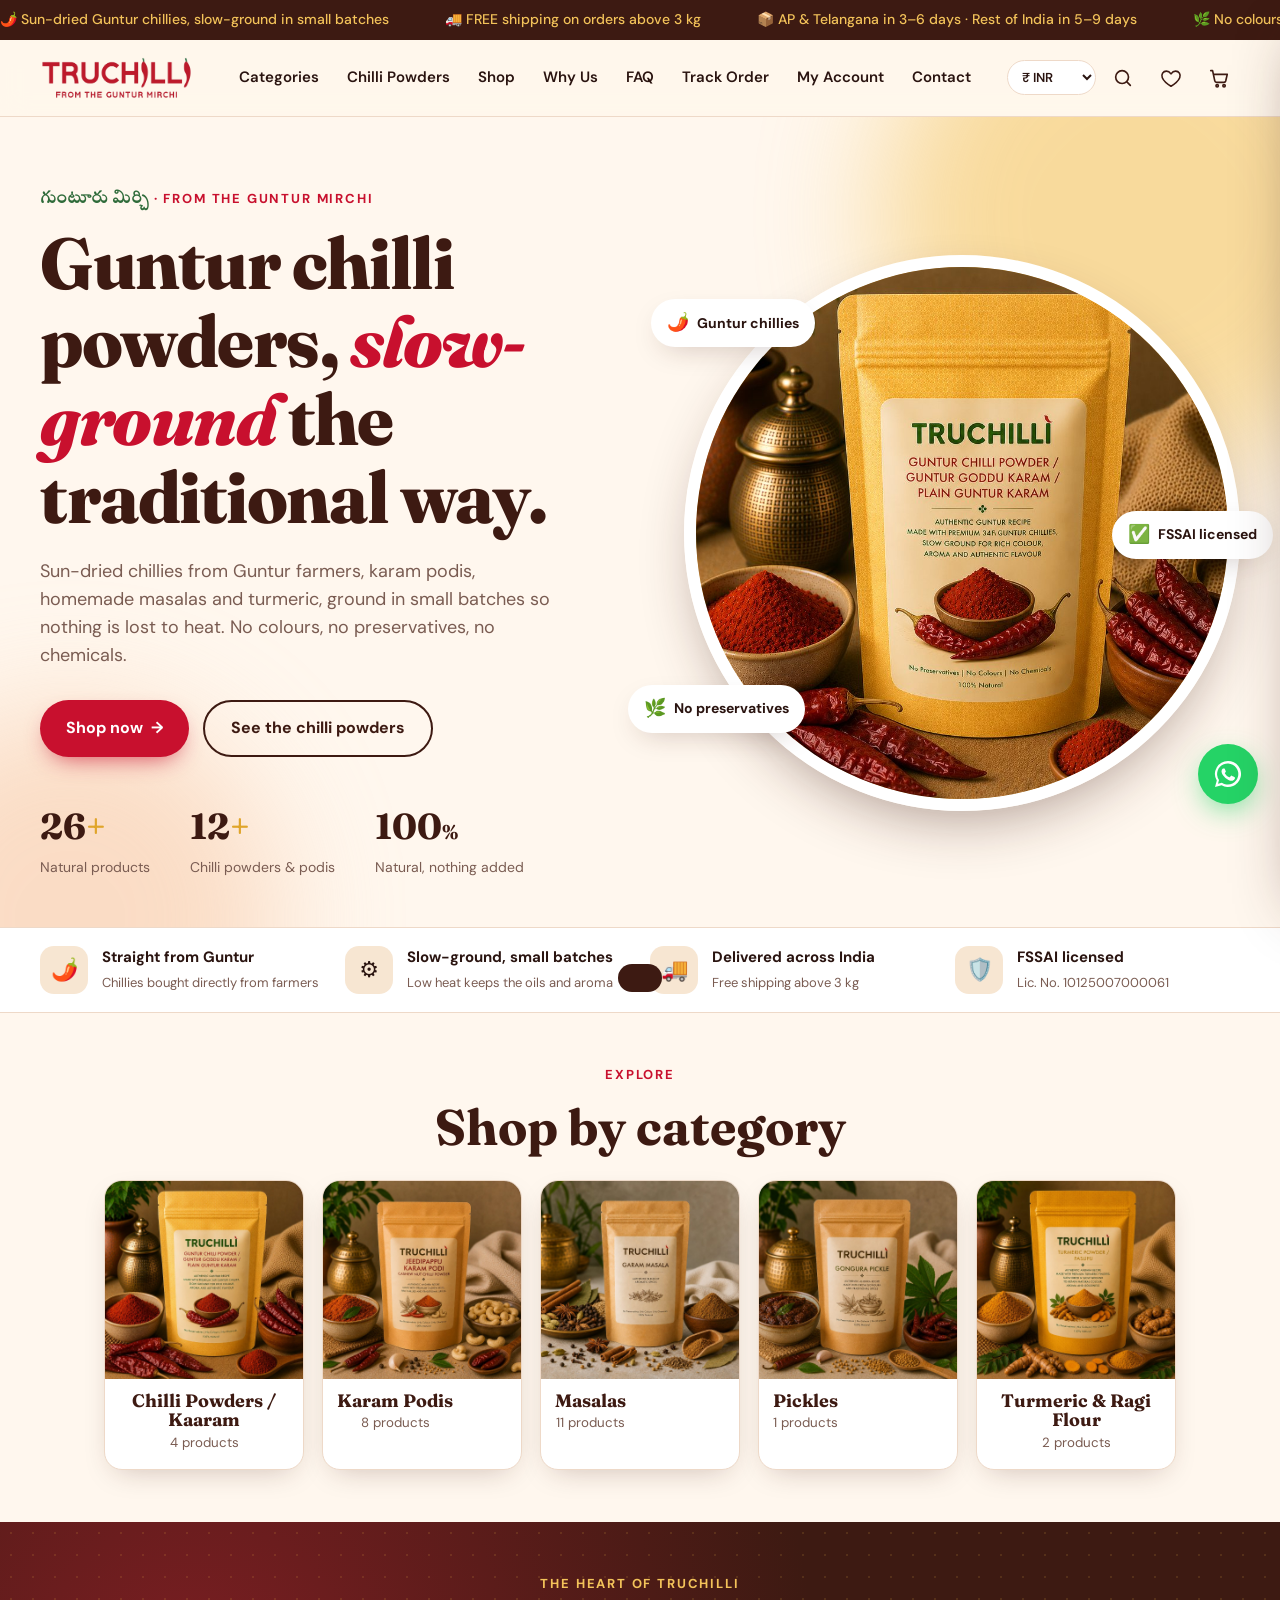
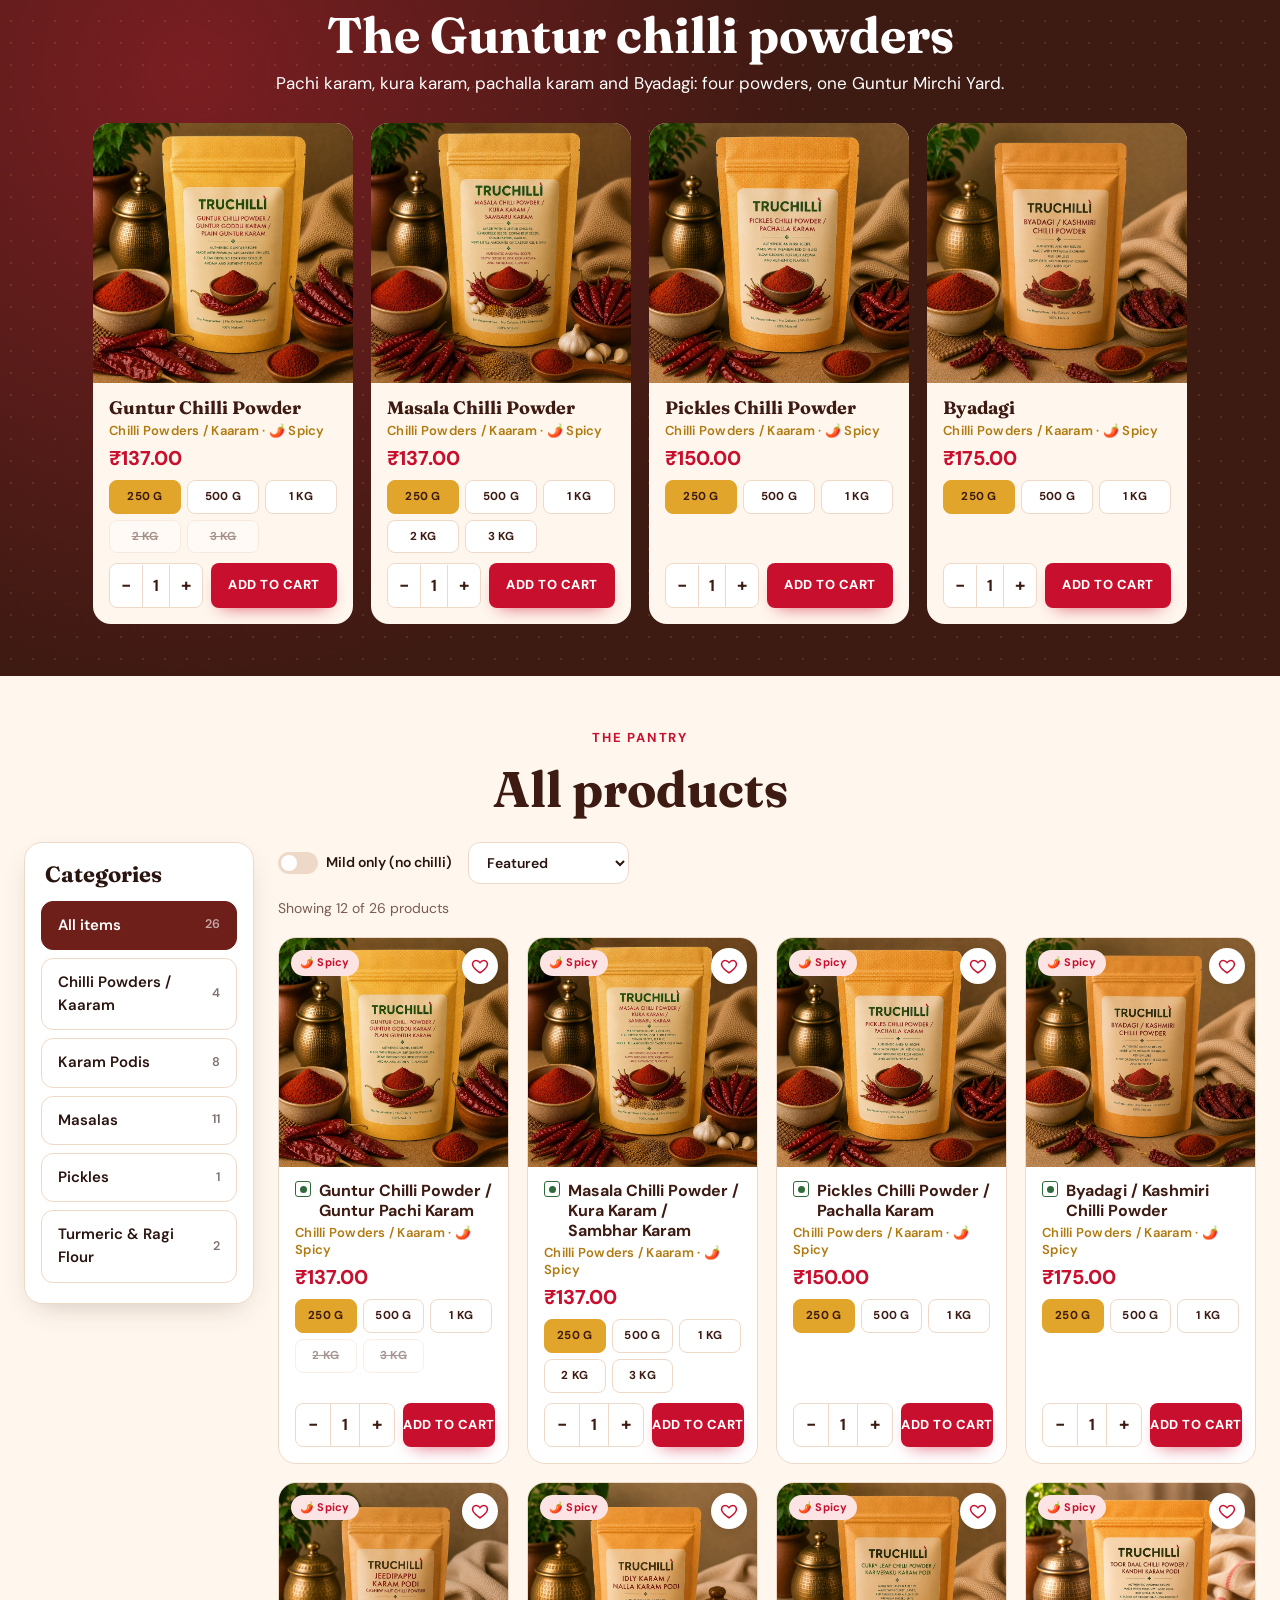
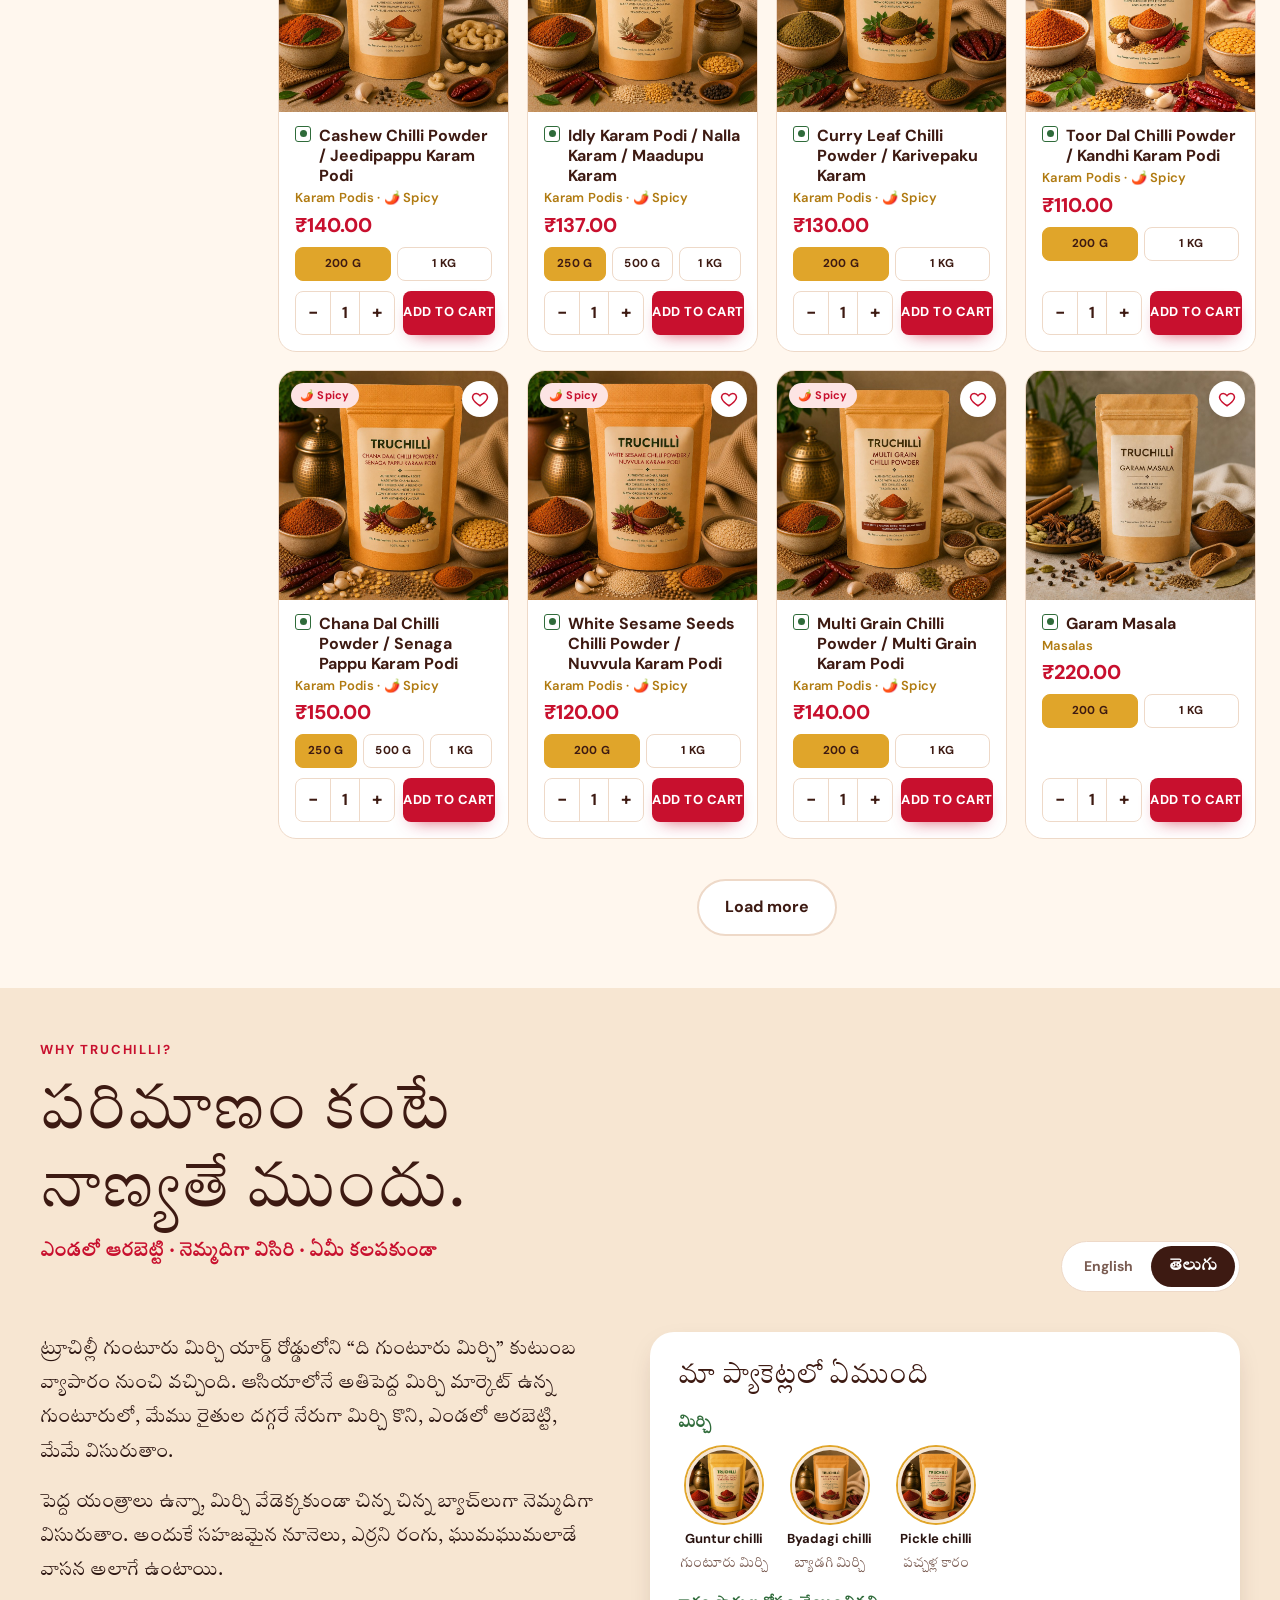
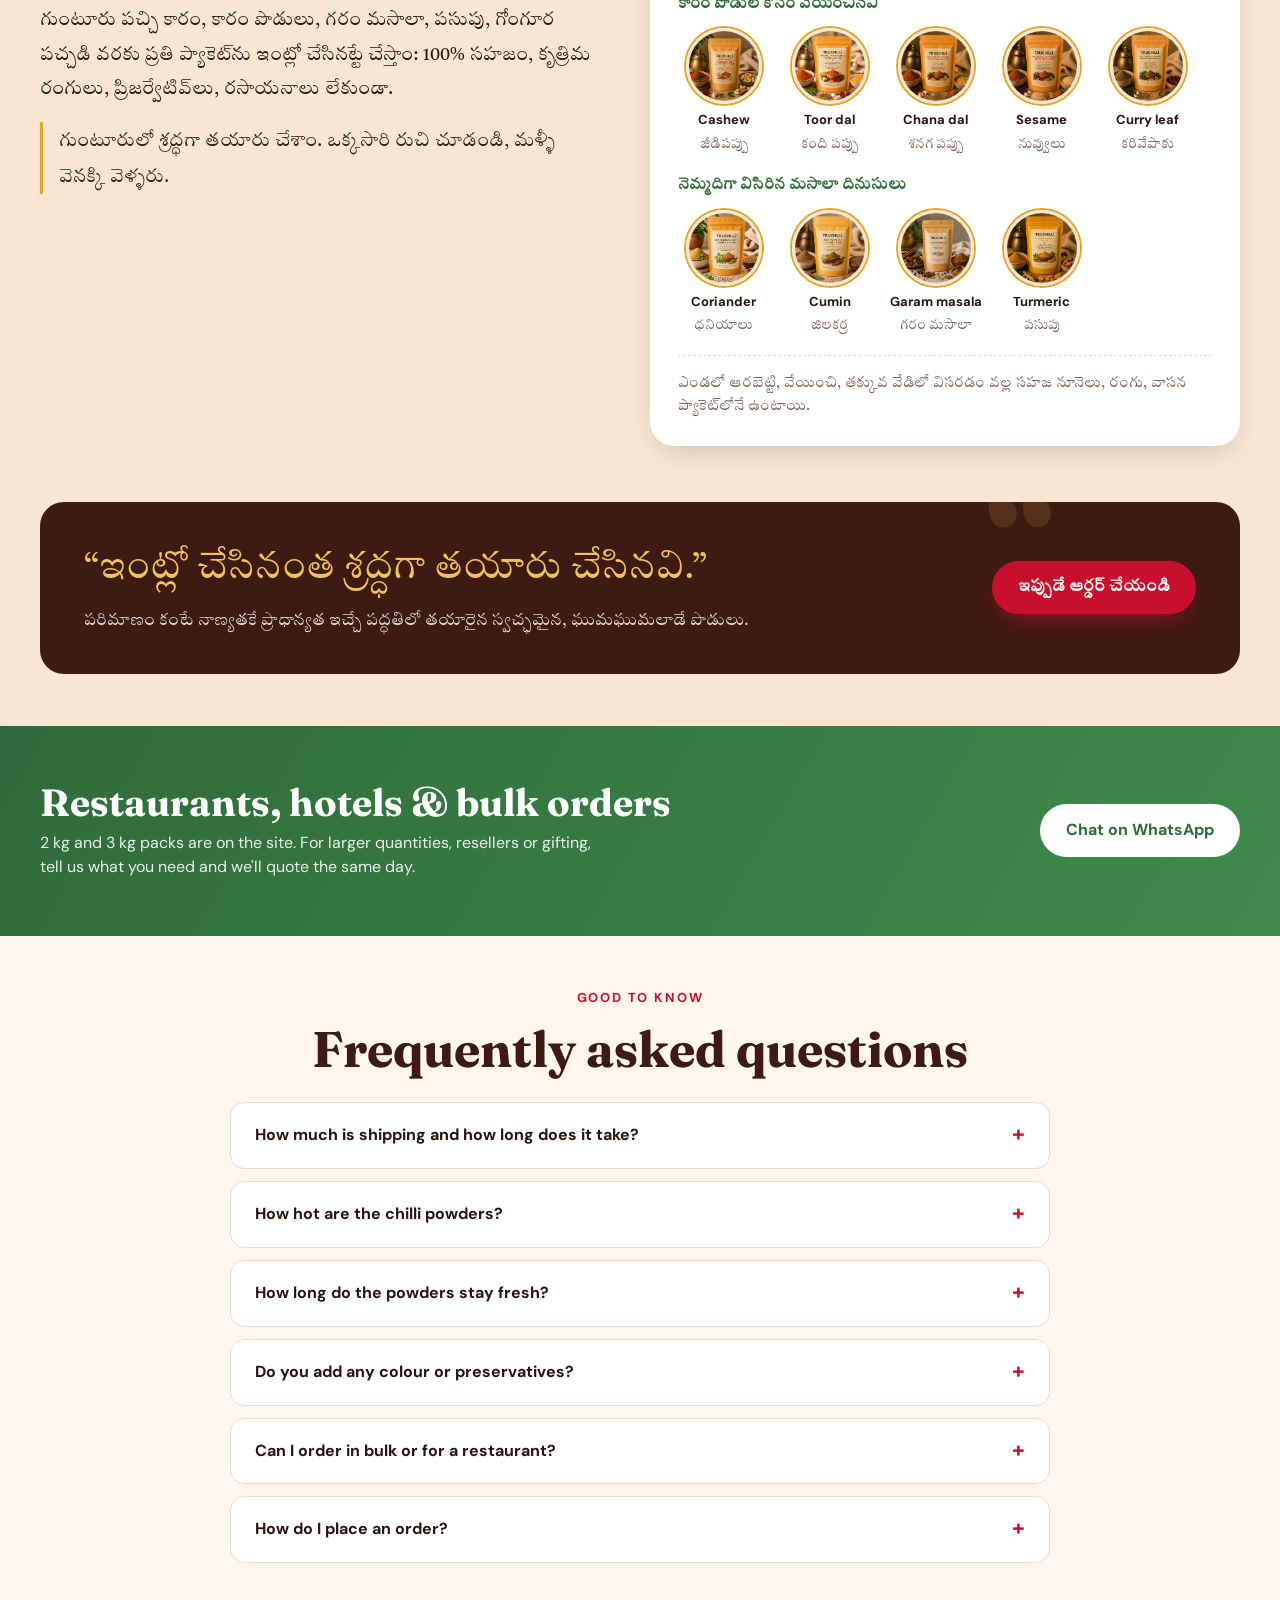
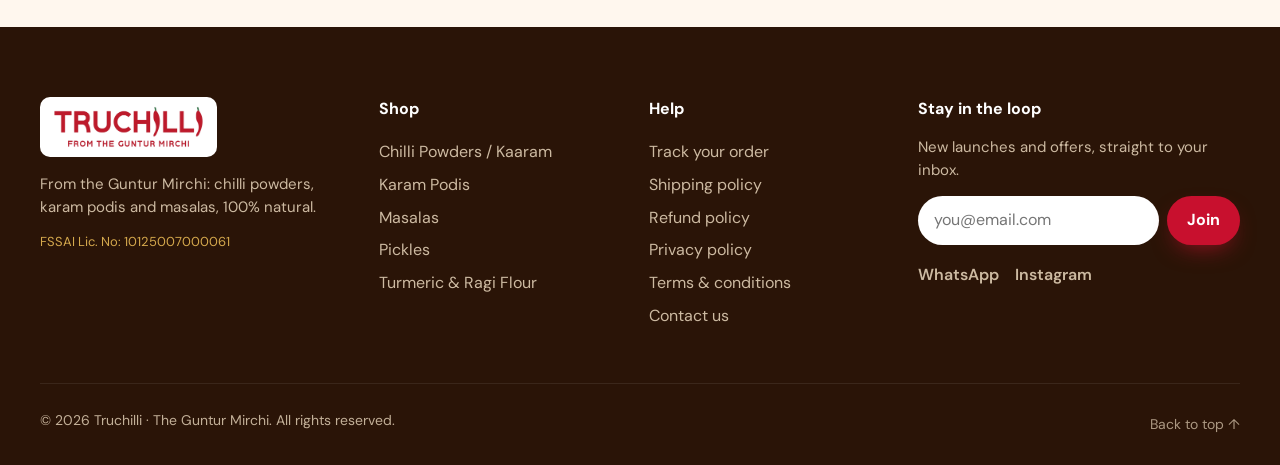
<file: index.html>
<!doctype html>
<html lang="en">
<head>
  <meta charset="utf-8" />
  <meta name="viewport" content="width=device-width, initial-scale=1, viewport-fit=cover" />
  <title>Truchilli | Guntur Chilli Powders, Karam Podis & Homemade Masalas</title>
  <meta name="description" content="Truchilli, from the Guntur Mirchi: sun-dried Guntur chilli powders, karam podis, homemade masalas, turmeric and gongura pickle. Slow-ground in small batches with no colours, preservatives or chemicals. Delivered across India." />
  <meta property="og:title" content="Truchilli | From the Guntur Mirchi" />
  <meta property="og:description" content="Guntur chilli powders, karam podis and homemade masalas. 100% natural, slow-ground in small batches." />
  <meta property="og:image" content="https://truchilli.com/img/chilli-powder.jpg" />
  <meta name="theme-color" content="#c8102e" />
  <link rel="icon" href="assets/favicon.png" type="image/png" />
  <link rel="apple-touch-icon" href="assets/favicon.png" />
  <link rel="preconnect" href="https://fonts.googleapis.com" />
  <link rel="preconnect" href="https://fonts.gstatic.com" crossorigin />
  <link href="https://fonts.googleapis.com/css2?family=Fraunces:opsz,wght@9..144,500;9..144,700;9..144,800&family=DM+Sans:wght@400;500;600;700&family=Tiro+Telugu&display=swap" rel="stylesheet" />
  <link rel="stylesheet" href="css/style.css" />
  
</head>
<body>

  <!-- Announcement marquee -->
  <div class="announce">
    <div class="announce-track">
      <span>🌶️ Sun-dried Guntur chillies, slow-ground in small batches</span>
      <span>🚚 FREE shipping on orders above 3 kg</span>
      <span>📦 AP &amp; Telangana in 3–6 days · Rest of India in 5–9 days</span>
      <span>🌿 No colours · No preservatives · No chemicals</span>
      <span>✈️ International orders: message us on WhatsApp</span>
      <span>🌶️ Sun-dried Guntur chillies, slow-ground in small batches</span>
      <span>🚚 FREE shipping on orders above 3 kg</span>
      <span>📦 AP &amp; Telangana in 3–6 days · Rest of India in 5–9 days</span>
      <span>🌿 No colours · No preservatives · No chemicals</span>
      <span>✈️ International orders: message us on WhatsApp</span>
    </div>
  </div>

  <!-- Header -->
  <header class="header" id="top">
    <div class="container header-inner">
      <button class="icon-btn menu-btn" id="menuBtn" aria-label="Open menu">
        <svg viewBox="0 0 24 24"><path d="M3 6h18M3 12h18M3 18h18"/></svg>
      </button>
      <a href="#top" class="logo" aria-label="Truchilli home">
        <img src="assets/logo.png" alt="Truchilli, from the Guntur Mirchi" />
      </a>
      <nav class="nav" id="nav">
        <a href="#categories">Categories</a>
        <a href="#trial">Chilli Powders</a>
        <a href="#shop">Shop</a>
        <a href="#why">Why Us</a>
        <a href="#faq">FAQ</a>
        <a href="#track" data-open-track>Track Order</a>
        <a href="#account" data-open-account>My Account</a>
        <a href="contact.html">Contact</a>
      </nav>
      <div class="header-actions">
        <select id="currency" class="currency" aria-label="Currency">
          <option value="INR">₹ INR</option>
          <option value="USD">$ USD</option>
          <option value="GBP">£ GBP</option>
          <option value="CAD">C$ CAD</option>
        </select>
        <button class="icon-btn" id="searchBtn" aria-label="Search">
          <svg viewBox="0 0 24 24"><circle cx="11" cy="11" r="7"/><path d="m20 20-3.5-3.5"/></svg>
        </button>
        <button class="icon-btn" id="accountBtn" aria-label="My account">
          <svg viewBox="0 0 24 24"><circle cx="12" cy="8" r="4"/><path d="M4 21c0-4 3.6-7 8-7s8 3 8 7"/></svg>
        </button>
        <button class="icon-btn" id="wishBtn" aria-label="Wishlist">
          <svg viewBox="0 0 24 24"><path d="M12 21s-7.5-4.6-9.5-9.3C1 8 3.4 4.5 7 4.5c2 0 3.6 1.1 5 3 1.4-1.9 3-3 5-3 3.6 0 6 3.5 4.5 7.2C19.5 16.4 12 21 12 21z"/></svg>
          <span class="badge" id="wishCount">0</span>
        </button>
        <button class="icon-btn" id="cartBtn" aria-label="Cart">
          <svg viewBox="0 0 24 24"><path d="M3 4h2l2.4 11.2a2 2 0 0 0 2 1.6h7.9a2 2 0 0 0 2-1.5L21 8H6.2"/><circle cx="10" cy="20.5" r="1.3"/><circle cx="17.5" cy="20.5" r="1.3"/></svg>
          <span class="badge" id="cartCount">0</span>
        </button>
      </div>
    </div>
    <div class="search-bar" id="searchBar">
      <div class="container">
        <input type="search" id="searchInput" placeholder="Search chilli powders, karam podis, masalas, pickles…" autocomplete="off" />
        <div class="search-results" id="searchResults"></div>
      </div>
    </div>
  </header>

  <main>
    <!-- Hero -->
    <section class="hero">
      <div class="hero-bg" aria-hidden="true">
        <span class="blob b1"></span><span class="blob b2"></span>
      </div>
      <div class="container hero-grid">
        <div class="hero-copy reveal">
          <p class="eyebrow"><span class="telugu">గుంటూరు మిర్చి</span><span class="dot"> · </span>From the Guntur Mirchi</p>
          <h1>Guntur chilli powders, <em>slow-ground</em> the traditional way.</h1>
          <p class="lead">Sun-dried chillies from Guntur farmers, karam podis, homemade masalas and turmeric, ground in small batches so nothing is lost to heat. No colours, no preservatives, no chemicals.</p>
          <div class="hero-ctas">
            <a href="#shop" class="btn btn-primary">Shop now <span aria-hidden="true">→</span></a>
            <a href="#trial" class="btn btn-ghost">See the chilli powders</a>
          </div>
          <ul class="hero-stats">
            <li><strong data-count="26">0</strong><span>Natural products</span></li>
            <li><strong data-count="12">0</strong><span>Chilli powders &amp; podis</span></li>
            <li><strong>100<small>%</small></strong><span>Natural, nothing added</span></li>
          </ul>
        </div>
        <div class="hero-visual reveal">
          <div class="hero-plate">
            <img src="img/chilli-powder.jpg" alt="A pack of Truchilli Guntur chilli powder beside bowls of red chilli powder and dried Guntur chillies" />
          </div>
          <div class="float-chip c1"><span>🌶️</span> Guntur chillies</div>
          <div class="float-chip c2"><span>🌿</span> No preservatives</div>
          <div class="float-chip c3"><span>✅</span> FSSAI licensed</div>
        </div>
      </div>
    </section>

    <!-- Trust strip -->
    <section class="trust">
      <div class="container trust-grid">
        <div><span class="ti">🌶️</span><div><strong>Straight from Guntur</strong><small>Chillies bought directly from farmers</small></div></div>
        <div><span class="ti">⚙️</span><div><strong>Slow-ground, small batches</strong><small>Low heat keeps the oils and aroma</small></div></div>
        <div><span class="ti">🚚</span><div><strong>Delivered across India</strong><small>Free shipping above 3 kg</small></div></div>
        <div><span class="ti">🛡️</span><div><strong>FSSAI licensed</strong><small data-fssai="Lic. No. {n}">Lic. No. 10125007000061</small></div></div>
      </div>
    </section>

    <!-- Offers: filled by js/app.js; stays hidden when there are no offer products -->
    <section class="section offers" id="offers" hidden>
      <div class="container">
        <div class="section-head">
          <p class="eyebrow">🪔 Limited-time offers</p>
          <h2 id="offersTitle">Festive Offers</h2>
          <p id="offersText"></p>
        </div>
        <div class="offer-grid" id="offerGrid"></div>
      </div>
    </section>

    <!-- Categories -->
    <section class="section" id="categories">
      <div class="container">
        <div class="section-head reveal">
          <p class="eyebrow">Explore</p>
          <h2>Shop by category</h2>
        </div>
        <div class="cat-grid" id="catGrid"></div>
      </div>
    </section>

    <!-- Featured: the chilli powders -->
    <section class="section trial" id="trial">
      <div class="container">
        <div class="section-head light reveal">
          <p class="eyebrow">The heart of Truchilli</p>
          <h2>The Guntur chilli powders</h2>
          <p>Pachi karam, kura karam, pachalla karam and Byadagi: four powders, one Guntur Mirchi Yard.</p>
        </div>
        <div class="trial-row" id="trialRow"></div>
      </div>
    </section>

    <!-- Shop -->
    <section class="section" id="shop">
      <div class="container">
        <div class="section-head reveal">
          <p class="eyebrow">The Pantry</p>
          <h2>All products</h2>
        </div>

        <div class="shop-layout">
        <aside class="shop-side">
          <h3 class="shop-side-title">Categories</h3>
          <div class="tabs" id="tabs" role="tablist"></div>
        </aside>
        <div class="shop-main">
        <div class="toolbar">
          <div class="filters">
            <label class="toggle"><input type="checkbox" id="fMild" /><span></span>Mild only (no chilli)</label>
            <select id="sort" aria-label="Sort products">
              <option value="featured">Featured</option>
              <option value="low">Price: low to high</option>
              <option value="high">Price: high to low</option>
              <option value="az">Name: A–Z</option>
            </select>
          </div>
        </div>
        <p class="result-count" id="resultCount"></p>
        <div class="grid" id="grid"></div>
        <div class="load-more-wrap"><button class="btn btn-outline" id="loadMore">Load more</button></div>
        </div>
        </div>
      </div>
    </section>

    <!-- Why Truchilli (EN / TE) -->
    <section class="section why" id="why" data-lang="te">
      <div class="container">
        <div class="why-top">
          <div class="section-head why-head">
            <p class="eyebrow">Why Truchilli?</p>
            <h2 class="lang-en">Quality before quantity.</h2>
            <h2 class="lang-te telugu">పరిమాణం కంటే నాణ్యతే ముందు.</h2>
            <p class="why-motto lang-en">Sun-dried · Slow-ground · Nothing added</p>
            <p class="why-motto lang-te telugu">ఎండలో ఆరబెట్టి · నెమ్మదిగా విసిరి · ఏమీ కలపకుండా</p>
          </div>
          <div class="lang-switch" role="group" aria-label="Language">
            <button type="button" data-lang-btn="en" aria-pressed="false">English</button>
            <button type="button" data-lang-btn="te" class="telugu active" aria-pressed="true">తెలుగు</button>
          </div>
        </div>

        <div class="why-layout">
          <div class="why-story">
            <p class="lang-en">Truchilli comes from The Guntur Mirchi, a family business on Mirchi Yard Road in Guntur, home to Asia's largest chilli market. We buy our chillies directly from farmers, sun-dry them and grind them ourselves.</p>
            <p class="lang-en">Even with large machines, we grind in small batches at a slow pace so the chillies never heat up. That is what keeps the natural oils, the deep red colour and the aroma that a shop-bought powder loses.</p>
            <p class="lang-en">Every pack, from Guntur pachi karam and karam podis to garam masala, turmeric and gongura pickle, is made the way it is made at home: 100% natural, with no artificial colours, preservatives or chemicals.</p>
            <p class="lang-te telugu">ట్రూచిల్లీ గుంటూరు మిర్చి యార్డ్ రోడ్డులోని “ది గుంటూరు మిర్చి” కుటుంబ వ్యాపారం నుంచి వచ్చింది. ఆసియాలోనే అతిపెద్ద మిర్చి మార్కెట్ ఉన్న గుంటూరులో, మేము రైతుల దగ్గరే నేరుగా మిర్చి కొని, ఎండలో ఆరబెట్టి, మేమే విసురుతాం.</p>
            <p class="lang-te telugu">పెద్ద యంత్రాలు ఉన్నా, మిర్చి వేడెక్కకుండా చిన్న చిన్న బ్యాచ్‌లుగా నెమ్మదిగా విసురుతాం. అందుకే సహజమైన నూనెలు, ఎర్రని రంగు, ఘుమఘుమలాడే వాసన అలాగే ఉంటాయి.</p>
            <p class="lang-te telugu">గుంటూరు పచ్చి కారం, కారం పొడులు, గరం మసాలా, పసుపు, గోంగూర పచ్చడి వరకు ప్రతి ప్యాకెట్‌ను ఇంట్లో చేసినట్టే చేస్తాం: 100% సహజం, కృత్రిమ రంగులు, ప్రిజర్వేటివ్‌లు, రసాయనాలు లేకుండా.</p>
            <p class="why-sign"><span class="lang-en">Made with care in Guntur. Taste the difference once, and you will not go back.</span><span class="lang-te telugu">గుంటూరులో శ్రద్ధగా తయారు చేశాం. ఒక్కసారి రుచి చూడండి, మళ్ళీ వెనక్కి వెళ్ళరు.</span></p>
          </div>

          <div class="ing-board">
            <h3><span class="lang-en">What goes into our packs</span><span class="lang-te telugu">మా ప్యాకెట్లలో ఏముంది</span></h3>
            <div class="ing-group">
              <h4><span class="lang-en">The chillies</span><span class="lang-te telugu">మిర్చి</span></h4>
              <div class="ing-row" data-ing="base"></div>
            </div>
            <div class="ing-group">
              <h4><span class="lang-en">Roasted for the karam podis</span><span class="lang-te telugu">కారం పొడుల కోసం వేయించినవి</span></h4>
              <div class="ing-row" data-ing="millets"></div>
            </div>
            <div class="ing-group">
              <h4><span class="lang-en">Whole spices, ground slow</span><span class="lang-te telugu">నెమ్మదిగా విసిరిన మసాలా దినుసులు</span></h4>
              <div class="ing-row" data-ing="seeds"></div>
            </div>
            <p class="ing-note"><span class="lang-en">Sun-dried, roasted and ground at low temperature so the natural oils, colour and aroma stay in the pack.</span><span class="lang-te telugu">ఎండలో ఆరబెట్టి, వేయించి, తక్కువ వేడిలో విసరడం వల్ల సహజ నూనెలు, రంగు, వాసన ప్యాకెట్‌లోనే ఉంటాయి.</span></p>
          </div>
        </div>

        <figure class="why-quote">
          <blockquote>
            <p class="lang-en">“Prepared with the same care as homemade.”</p>
            <p class="lang-te telugu">“ఇంట్లో చేసినంత శ్రద్ధగా తయారు చేసినవి.”</p>
          </blockquote>
          <figcaption>
            <span class="lang-en">Pure, aromatic powders made with a process where quality comes before quantity.</span>
            <span class="lang-te telugu">పరిమాణం కంటే నాణ్యతకే ప్రాధాన్యత ఇచ్చే పద్ధతిలో తయారైన స్వచ్ఛమైన, ఘుమఘుమలాడే పొడులు.</span>
          </figcaption>
          <a href="#shop" class="btn btn-primary"><span class="lang-en">Order now</span><span class="lang-te telugu">ఇప్పుడే ఆర్డర్ చేయండి</span></a>
        </figure>
      </div>
    </section>

    <!-- Bulk CTA -->
    <section class="bulk">
      <div class="container bulk-inner reveal">
        <div>
          <h2>Restaurants, hotels &amp; bulk orders</h2>
          <p>2 kg and 3 kg packs are on the site. For larger quantities, resellers or gifting, tell us what you need and we'll quote the same day.</p>
        </div>
        <a class="btn btn-light" target="_blank" rel="noopener" data-wa="Hi Truchilli, I'd like to enquire about a bulk order." href="https://wa.me/918142424269">
          Chat on WhatsApp
        </a>
      </div>
    </section>

    <!-- FAQ -->
    <section class="section" id="faq">
      <div class="container narrow">
        <div class="section-head reveal">
          <p class="eyebrow">Good to know</p>
          <h2>Frequently asked questions</h2>
        </div>
        <div class="faq">
          <details><summary>How much is shipping and how long does it take?</summary><p>Shipping is ₹99 up to 1 kg, ₹149 up to 2 kg and ₹179 up to 3 kg. Orders above 3 kg ship free. Andhra Pradesh and Telangana take 3–6 business days, the rest of India 5–9. For international orders, message us on WhatsApp.</p></details>
          <details><summary>How hot are the chilli powders?</summary><p>Guntur pachi karam and pachalla karam are the hottest, kura karam is medium with roasted spices, and Byadagi is mild with a deep red colour. Use the “Mild only” filter in the shop to hide everything with chilli.</p></details>
          <details><summary>How long do the powders stay fresh?</summary><p>Chilli powders, masalas and turmeric keep for months in an airtight jar away from sunlight. Karam podis with nuts, dals or seeds are best within 2–3 months. Check the best-before date on your pack.</p></details>
          <details><summary>Do you add any colour or preservatives?</summary><p>No. Everything is 100% natural: sun-dried chillies and whole spices, ground at low temperature. No artificial colours, preservatives or chemicals.</p></details>
          <details><summary>Can I order in bulk or for a restaurant?</summary><p>Yes. 2 kg and 3 kg packs are on the site, and for bigger quantities message us on WhatsApp at +91 81424 24269.</p></details>
          <details><summary>How do I place an order?</summary><p>Add items to your cart, tap “Checkout”, fill in your address and pay securely online. You'll get an order number to track your order here on the site.</p></details>
        </div>
      </div>
    </section>
  </main>

  <!-- Footer -->
  <footer class="footer" id="contact">
    <div class="container footer-grid">
      <div>
        <img src="assets/logo.png" alt="Truchilli" class="footer-logo" />
        <p>From the Guntur Mirchi: chilli powders, karam podis and masalas, 100% natural.</p>
        <p class="fssai" data-fssai="FSSAI Lic. No: {n}">FSSAI Lic. No: 10125007000061</p>
      </div>
      <div>
        <h4>Shop</h4>
        <a href="#shop" data-cat="chilli">Chilli Powders / Kaaram</a>
        <a href="#shop" data-cat="podis">Karam Podis</a>
        <a href="#shop" data-cat="masalas">Masalas</a>
        <a href="#shop" data-cat="pickles">Pickles</a>
        <a href="#shop" data-cat="essentials">Turmeric &amp; Ragi Flour</a>
      </div>
      <div>
        <h4>Help</h4>
        <a href="#track" data-open-track>Track your order</a>
        <a href="policies/shipping.html">Shipping policy</a>
        <a href="policies/refund.html">Refund policy</a>
        <a href="policies/privacy.html">Privacy policy</a>
        <a href="policies/terms.html">Terms &amp; conditions</a>
        <a href="contact.html">Contact us</a>
      </div>
      <div>
        <h4>Stay in the loop</h4>
        <p>New launches and offers, straight to your inbox.</p>
        <form class="newsletter" id="newsletter">
          <input type="email" name="email" id="nlEmail" required placeholder="you@email.com" aria-label="Email" />
          <button class="btn btn-primary" type="submit">Join</button>
        </form>
        <div class="socials">
          <a href="https://wa.me/918142424269" data-wa="" target="_blank" rel="noopener">WhatsApp</a>
          <a href="https://www.instagram.com/truchilli" data-social="instagram" target="_blank" rel="noopener">Instagram</a>
          <a href="#" data-social="facebook" target="_blank" rel="noopener">Facebook</a>
        </div>
      </div>
    </div>
    <div class="container footer-bottom">
      <span>© <span id="year"></span> Truchilli · The Guntur Mirchi. All rights reserved.</span>
      <a href="#top">Back to top ↑</a>
    </div>
  </footer>

  <!-- Floating WhatsApp -->
  <a class="wa-float" data-wa="" href="https://wa.me/918142424269" target="_blank" rel="noopener" aria-label="Chat on WhatsApp">
    <svg viewBox="0 0 32 32"><path fill="#fff" d="M16 3a13 13 0 0 0-11.2 19.6L3 29l6.6-1.7A13 13 0 1 0 16 3zm0 23.6c-2 0-4-.6-5.7-1.6l-.4-.2-3.9 1 1-3.8-.3-.4A10.6 10.6 0 1 1 16 26.6zm5.8-7.9c-.3-.2-1.9-.9-2.2-1-.3-.1-.5-.2-.7.2l-1 1.2c-.2.2-.4.2-.7.1a8.7 8.7 0 0 1-4.3-3.8c-.3-.5.3-.5.9-1.6.1-.2 0-.4 0-.5l-1-2.4c-.3-.6-.5-.5-.7-.5h-.6a1.2 1.2 0 0 0-.9.4 3.7 3.7 0 0 0-1.1 2.7 6.4 6.4 0 0 0 1.3 3.4 14.7 14.7 0 0 0 5.7 5c2.1.9 2.9 1 4 .8a3.4 3.4 0 0 0 2.2-1.6 2.8 2.8 0 0 0 .2-1.6c-.1-.2-.3-.3-.6-.4z"/></svg>
  </a>

  <!-- Mobile bottom navigation -->
  <nav class="bottom-nav" aria-label="Quick navigation">
    <a href="#top">
      <svg viewBox="0 0 24 24"><path d="M3 11 12 4l9 7v9a1 1 0 0 1-1 1h-5v-6H9v6H4a1 1 0 0 1-1-1z"/></svg>
      <span>Home</span>
    </a>
    <a href="#shop">
      <svg viewBox="0 0 24 24"><rect x="3" y="3" width="7" height="7" rx="2"/><rect x="14" y="3" width="7" height="7" rx="2"/><rect x="3" y="14" width="7" height="7" rx="2"/><rect x="14" y="14" width="7" height="7" rx="2"/></svg>
      <span>Shop</span>
    </a>
    <button type="button" data-open="account">
      <svg viewBox="0 0 24 24"><circle cx="12" cy="8" r="4"/><path d="M4 21c0-4 3.6-7 8-7s8 3 8 7"/></svg>
      <span>Account</span>
    </button>
    <button type="button" data-open="wish">
      <svg viewBox="0 0 24 24"><path d="M12 21s-7.5-4.6-9.5-9.3C1 8 3.4 4.5 7 4.5c2 0 3.6 1.1 5 3 1.4-1.9 3-3 5-3 3.6 0 6 3.5 4.5 7.2C19.5 16.4 12 21 12 21z"/></svg>
      <span>Wishlist</span><i class="badge" data-badge="wish">0</i>
    </button>
    <button type="button" data-open="cart" class="bn-cart">
      <svg viewBox="0 0 24 24"><path d="M3 4h2l2.4 11.2a2 2 0 0 0 2 1.6h7.9a2 2 0 0 0 2-1.5L21 8H6.2"/><circle cx="10" cy="20.5" r="1.3"/><circle cx="17.5" cy="20.5" r="1.3"/></svg>
      <span>Cart</span><i class="badge" data-badge="cart">0</i>
    </button>
  </nav>

  <!-- Drawer: cart / wishlist -->
  <div class="overlay" id="overlay"></div>
  <aside class="drawer" id="drawer" aria-hidden="true">
    <div class="drawer-head">
      <div class="drawer-tabs">
        <button data-panel="cart" class="active">Cart <span id="cartCount2">0</span></button>
        <button data-panel="wish">Wishlist <span id="wishCount2">0</span></button>
      </div>
      <button class="icon-btn" id="closeDrawer" aria-label="Close">✕</button>
    </div>
    <div class="drawer-body" id="cartPanel"></div>
    <div class="drawer-body hidden" id="wishPanel"></div>
    <div class="drawer-foot" id="cartFoot">
      <label class="ship-to">Delivering to
        <select id="shipTo">
          <option value="aptg">Andhra Pradesh / Telangana (3–6 days)</option>
          <option value="india">Other Indian states (5–9 days)</option>
          <option value="intl">International (via WhatsApp)</option>
        </select>
      </label>
      <form class="coupon" id="couponForm">
        <input id="couponInput" placeholder="Coupon code" autocomplete="off" aria-label="Coupon code" />
        <button class="btn btn-outline" type="submit">Apply</button>
      </form>
      <div id="totals"></div>
      <p class="ship-note" id="shipNote"></p>
      <button class="btn btn-primary block" id="checkoutBtn">Checkout</button>
    </div>
  </aside>

  <!-- Quick view -->
  <div class="modal" id="modal" aria-hidden="true">
    <div class="modal-card" role="dialog" aria-modal="true">
      <button class="icon-btn modal-close" id="closeModal" aria-label="Close">✕</button>
      <div class="modal-body" id="modalBody"></div>
    </div>
  </div>

  <!-- Checkout -->
  <div class="modal" id="checkout" aria-hidden="true">
    <div class="modal-card small" role="dialog" aria-modal="true" aria-labelledby="checkoutTitle">
      <button class="icon-btn modal-close" data-close="checkout" aria-label="Close">✕</button>
      <h3 id="checkoutTitle">Delivery details</h3>
      <p class="muted">Order total: <b id="checkoutTotal">₹0</b></p>
      <div class="saved-addr" id="savedAddr" hidden></div>
      <form id="checkoutForm" class="form">
        <input name="name" id="coName" required maxlength="80" placeholder="Full name" autocomplete="name" />
        <div class="row2">
          <input name="phone" id="coPhone" required placeholder="Phone number" inputmode="tel" pattern="[0-9+ ]{10,15}" autocomplete="tel" />
          <input name="email" id="coEmail" type="email" placeholder="Email (optional)" autocomplete="email" />
        </div>
        <div class="row2">
          <input name="house" id="coHouse" required maxlength="80" placeholder="House / flat no." autocomplete="address-line1" />
          <input name="street" id="coStreet" required maxlength="120" placeholder="Street / road" autocomplete="address-line2" />
        </div>
        <div class="row2">
          <input name="area" id="coArea" required maxlength="120" placeholder="Area / locality" autocomplete="address-level3" />
          <input name="landmark" id="coLandmark" maxlength="80" placeholder="Landmark (optional)" />
        </div>
        <div class="row2">
          <input name="city" id="coCity" required placeholder="City" autocomplete="address-level2" />
          <input name="pin" id="coPin" required placeholder="PIN / ZIP" autocomplete="postal-code" />
        </div>
        <div class="save-addr" id="saveAddrWrap" hidden>
          <label class="check-line"><input type="checkbox" name="saveAddr" id="coSaveAddr" checked /> Save this address for next time</label>
          <input name="addrLabel" id="coAddrLabel" maxlength="30" placeholder="Name it, e.g. Home, Office, Amma" />
        </div>
        <div class="subscribe" id="subscribeWrap" hidden>
          <label for="coSubscribe">Repeat this order</label>
          <select name="subscribe" id="coSubscribe"><option value="">Just this once</option><option value="14">Every 2 weeks</option><option value="28">Every 4 weeks</option></select>
          <small class="muted" id="subscribeNote"></small>
        </div>
        <label class="check-line"><input type="checkbox" name="gift" id="coGift" /> 🎁 This is a gift</label>
        <textarea name="giftMessage" id="coGiftMsg" rows="2" maxlength="200" placeholder="Gift message (printed on the packing slip; prices are left off)" hidden></textarea>
        <textarea name="note" id="coNote" rows="1" maxlength="500" placeholder="Anything else? (optional)"></textarea>
        <label class="heard" for="coHeard">How did you hear about us? <small>(optional)</small></label>
        <select name="heard" id="coHeard">
          <option value="">Choose one</option>
          <option value="instagram">Instagram</option>
          <option value="facebook">Facebook</option>
          <option value="youtube">YouTube</option>
          <option value="google">Google search</option>
          <option value="whatsapp">WhatsApp</option>
          <option value="friend">Friend or family</option>
          <option value="shop">Visited our shop in Guntur / Vijayawada</option>
          <option value="returning">I've ordered before</option>
          <option value="other">Other</option>
        </select>
        <fieldset class="pay">
          <legend>Payment</legend>
          <div id="payOptions"></div>
        </fieldset>
        <button class="btn btn-primary block" type="submit" id="placeBtn">Place order</button>
        <p class="agree">By placing your order you agree to our <a href="policies/terms.html" target="_blank">Terms</a> and <a href="policies/refund.html" target="_blank">Refund policy</a>.</p>
      </form>
    </div>
  </div>

  <!-- Order placed -->
  <div class="modal" id="success" aria-hidden="true">
    <div class="modal-card small center" role="dialog" aria-modal="true">
      <button class="icon-btn modal-close" data-close="success" aria-label="Close">✕</button>
      <div id="successBody"></div>
    </div>
  </div>

  <!-- Track order -->
  <div class="modal" id="track" aria-hidden="true">
    <div class="modal-card small" role="dialog" aria-modal="true" aria-labelledby="trackTitle">
      <button class="icon-btn modal-close" data-close="track" aria-label="Close">✕</button>
      <h3 id="trackTitle">Track your order</h3>
      <p class="muted">Enter your order number and the phone number you ordered with.</p>
      <form id="trackForm" class="form">
        <input id="trackCode" required placeholder="Order number, e.g. TC261021-AB12CD" autocomplete="off" />
        <input id="trackPhone" required placeholder="Phone number" inputmode="tel" />
        <button class="btn btn-primary block" type="submit">Track order</button>
      </form>
      <div id="trackResult" class="track-result"></div>
    </div>
  </div>

  <!-- Login with OTP -->
  <div class="modal" id="login" aria-hidden="true">
    <div class="modal-card small" role="dialog" aria-modal="true" aria-labelledby="loginTitle">
      <button class="icon-btn modal-close" data-close="login" aria-label="Close">✕</button>
      <h3 id="loginTitle">Log in with your email</h3>
      <p class="muted" id="loginHint">We'll email you a login code.</p>
      <form id="emailForm" class="form">
        <input id="loginEmail" type="email" required maxlength="120" placeholder="you@email.com" autocomplete="email" />
        <button class="btn btn-primary block" type="submit" id="sendOtpBtn">Send code</button>
      </form>
      <form id="otpForm" class="form" hidden>
        <input id="loginOtp" required inputmode="numeric" maxlength="8" pattern="[0-9]{6,8}" placeholder="Enter the code" autocomplete="one-time-code" class="otp-in" />
        <button class="btn btn-primary block" type="submit" id="verifyOtpBtn">Verify &amp; log in</button>
        <p class="muted center-text"><button type="button" class="linkish" id="changeEmail">Change email</button> · <button type="button" class="linkish" id="resendOtp" disabled>Resend code</button></p>
      </form>
      <p class="err" id="loginErr"></p>
    </div>
  </div>

  <!-- My account -->
  <div class="modal" id="account" aria-hidden="true">
    <div class="modal-card small" role="dialog" aria-modal="true" aria-labelledby="accountTitle">
      <button class="icon-btn modal-close" data-close="account" aria-label="Close">✕</button>
      <h3 id="accountTitle">My account</h3>
      <div id="accountBody"></div>
    </div>
  </div>

  <div class="toast" id="toast"></div>

  <script>
(function(){
var CAT={"products": [{"id": 15001915916448, "h": "chilli-powder", "t": "Guntur Chilli Powder / Guntur Pachi Karam", "c": "chilli", "d": "Guntur Chili Powder (SPICY)\nOur Guntur Chili Powder is made from the finest quality chillies, sourced directly from guntur farmers. After careful cleaning and destemming, the chillies are sun-dried to lock in their natural flavor and heat. We then grind them using traditional methods to preserve their vibrant taste and freshness.\n\nThis pure, aromatic powder is the perfect addition to pickles, curries, and other savory dishes, offering a rich depth of flavor and a satisfying heat. Crafted with care and attention to detail, our raw chili powder brings authenticity and a bold kick to your kitchen creations.", "img": "img/chilli-powder.jpg", "g": [], "m": true, "nv": false, "pin": null, "r": null, "v": [{"id": 1001, "t": "250 g", "p": 137, "a": true}, {"id": 1002, "t": "500 g", "p": 275, "a": true}, {"id": 1003, "t": "1 kg", "p": 550, "a": true}, {"id": 1004, "t": "2 kg", "p": 1050, "a": false}, {"id": 1005, "t": "3 kg", "p": 1500, "a": false}]}, {"id": 15007031230624, "h": "masala-chilli-powder-kura-karam", "t": "Masala Chilli Powder / Kura Karam / Sambhar Karam", "c": "chilli", "d": "Special Masala Chili Powder\nSourced directly from Guntur farmers, our Masala Chilli Powder is crafted with the finest, handpicked chillies. After thorough cleaning and de stemming, the chillies are naturally sun-dried to preserve their full flavour and potency. We then grind them using traditional methods to maintain the integrity of their natural oils, ensuring a rich, aromatic, and vibrant spice that enhances every dish.\n\nWhat sets our masala chilli powder apart is the carefully selected blend of roasted spices mixed with Guntur chillies, creating a perfect balance of heat, flavour, and complexity. Ideal for curries, stews, and a wide range of Indian dishes, this masala adds depth and an authentic kick to your cooking.\n\nExperience the essence of tradition with every sprinkle—our Masala Chili Powder is the signature spice your kitchen needs.", "img": "img/masala-chilli-powder-kura-karam.jpg", "g": [], "m": true, "nv": false, "pin": null, "r": null, "v": [{"id": 1006, "t": "250 g", "p": 137, "a": true}, {"id": 1007, "t": "500 g", "p": 275, "a": true}, {"id": 1008, "t": "1 kg", "p": 550, "a": true}, {"id": 1009, "t": "2 kg", "p": 1050, "a": true}, {"id": 1010, "t": "3 kg", "p": 1500, "a": true}]}, {"id": 15027689259168, "h": "pickles-chilli-powder-pachalla-karam", "t": "Pickles Chilli Powder / Pachalla Karam", "c": "chilli", "d": "TRUCHILLI'S Special Pickle Chili Powder is specially crafted to bring out the authentic flavors of traditional pickles. Made from the finest Guntur chilies, this premium spice blend is carefully processed to retain its rich color, fiery heat, and intense aroma—perfect for enhancing the taste of homemade pickles.\n\n•\nVibrant Color & Strong Flavor – Ensures your pickles look and taste authentic.\n\n•\nFine Yet Textured Grind – Ideal for better absorption in pickling oils and masalas.\n\n•\n100% Pure & Natural – No artificial colors or preservatives, just pure spice.\n\n•\nSourced from the Heart of Guntur – Bringing you the legacy of Andhra’s spice culture.\n\nGive your pickles the perfect balance of heat and aroma with TRUCHILLI’s special chili powder—a must-have for every pickle lover!", "img": "img/pickles-chilli-powder-pachalla-karam.jpg", "g": [], "m": true, "nv": false, "pin": null, "r": null, "v": [{"id": 1011, "t": "250 g", "p": 150, "a": true}, {"id": 1012, "t": "500 g", "p": 300, "a": true}, {"id": 1013, "t": "1 kg", "p": 600, "a": true}]}, {"id": 15226498646176, "h": "byadgi-chilli-powder-byadgi-kaya-pachi-karam", "t": "Byadagi / Kashmiri Chilli Powder", "c": "chilli", "d": "Experience the vibrant red color and gentle aroma of Truchilli Byadagi Chilli Powder, crafted from premium Byadagi variety chillies grown in the fertile fields of Guntur. Known for their rich natural colour and mild heat, these chillies bring depth and beauty to your dishes — without overpowering spice.\n\nPrepared carefully in small batches, this powder is made the traditional way — just like homemade. It’s 100% natural, free from artificial colours, preservatives, and chemicals, ensuring purity and freshness in every spoonful.\n\nWhile Guntur Chilli Powder is known for its strong heat and sharp spice, Byadagi Chilli Powder stands out for its bright red hue, pleasant aroma, and subtle flavour. It’s perfect for dishes where you want vibrant colour with balanced, mild spice — from curries and pickles to traditional Andhra recipes.", "img": "img/byadgi-chilli-powder-byadgi-kaya-pachi-karam.jpg", "g": [], "m": true, "nv": false, "pin": null, "r": null, "v": [{"id": 1014, "t": "250 g", "p": 175, "a": true}, {"id": 1015, "t": "500 g", "p": 350, "a": true}, {"id": 1016, "t": "1 kg", "p": 700, "a": true}]}, {"id": 15243796152480, "h": "cashew-chilli-powder-jeedipappu-karam-podi", "t": "Cashew Chilli Powder / Jeedipappu Karam Podi", "c": "podis", "d": "Enjoy a rich, nutty, and spicy flavor with Truchilli Cashew Chilli Powder, also known as Jeedipappu Karam Podi.Made using roasted cashews blended with premium Guntur red chillies, garlic, and traditional spices, this podi delivers a creamy texture with a fiery taste.\n\nPerfect for sprinkling on hot rice with ghee, dosa, idli, upma, rice bowls, curries, fries, snacks, and marinades—this luxurious podi adds a beautifully rich flavor to anything you pair it with.\n\n•\nMade with premium roasted cashews & Guntur chillies\n\n•\nRich, creamy, and spicy flavor profile\n\n•\nSlow-ground in small batches for freshness\n\n•\nNo preservatives, artificial colours, or chemicals\n\n•\nHigh-energy, protein-rich podi\n\n•\nAmazing for tiffins, rice, snacks, gravies & seasoning\n\nA premium nutty-spicy blend — rich in taste, rich in quality.", "img": "img/cashew-chilli-powder-jeedipappu-karam-podi.jpg", "g": [], "m": true, "nv": false, "pin": null, "r": null, "v": [{"id": 1017, "t": "200 g", "p": 140, "a": true}, {"id": 1018, "t": "1 kg", "p": 700, "a": true}]}, {"id": 15159212966048, "h": "idly-karam-podi-nalla-karam-maddupu-karam", "t": "Idly Karam Podi / Nalla Karam / Maadupu Karam", "c": "podis", "d": "Spice up your breakfasts with Truchilli’s Idly Karam Podi (also known as Kalla Karam or Maadupu Karam), a traditional South Indian blend made using age-old methods for authentic flavor and aroma.\n\n•\nAuthentic Taste: Perfectly roasted and ground spices to complement idlis, dosas, and rice.\n\n•\nVersatile Usage: Mix with hot ghee or oil for a delicious side, or sprinkle directly on idlis and dosas for that classic Andhra touch.", "img": "img/idly-karam-podi-nalla-karam-maddupu-karam.jpg", "g": [], "m": true, "nv": false, "pin": null, "r": null, "v": [{"id": 1019, "t": "250 g", "p": 137, "a": true}, {"id": 1020, "t": "500 g", "p": 275, "a": true}, {"id": 1021, "t": "1 kg", "p": 550, "a": true}]}, {"id": 15155224772768, "h": "curry-leaf-powder-karivepaku-karam", "t": "Curry Leaf Chilli Powder / Karivepaku Karam", "c": "podis", "d": "\"Fresh Aroma, Authentic Andhra Taste in Every Spoon\"\n\nExperience the rich flavor and health benefits of our Curry Leaf Powder (Karivepaku Karam Podi), prepared with utmost care to deliver both taste and nutrition. Our process involves:\n\n•\nWell-Cleaned: Only fresh, farm-picked curry leaves are used\n\n•\nShade-Dried: To retain natural aroma, color, and nutrients\n\n•\nOil-Roasted: Lightly roasted in oil for enhanced taste & longer shelf life\n\n•\nLow-Temperature Grinded: To preserve the natural flavors & goodness of ingredients\n\nPerfect for mixing with hot rice & ghee or sprinkling over idlis, dosas, and curries, this podi brings authentic Andhra flavors to your plate.", "img": "img/curry-leaf-powder-karivepaku-karam.jpg", "g": [], "m": true, "nv": false, "pin": null, "r": null, "v": [{"id": 1022, "t": "200 g", "p": 130, "a": true}, {"id": 1023, "t": "1 kg", "p": 650, "a": true}]}, {"id": 15155226771616, "h": "toor-dal-powder-kandi-podi", "t": "Toor Dal Chilli Powder / Kandhi Karam Podi", "c": "podis", "d": "\"Traditional Taste, Homemade Goodness\"\n\nOur Kandi Podi is prepared using premium quality toor dal, lightly roasted with spices, and ground at low temperatures to preserve freshness and nutrition. This flavorful, protein-rich powder is a must-have for any Andhra kitchen.\n\nAdd a spoonful to hot rice, drizzle with ghee, and enjoy the classic spicy, nutty aroma of traditional Andhra cuisine.", "img": "img/toor-dal-powder-kandi-podi.jpg", "g": [], "m": true, "nv": false, "pin": null, "r": null, "v": [{"id": 1024, "t": "200 g", "p": 110, "a": true}, {"id": 1025, "t": "1 kg", "p": 550, "a": true}]}, {"id": 15155217301664, "h": "chana-dal-powder-senaga-pappu-karam-podi", "t": "Chana Dal Chilli Powder / Senaga Pappu Karam Podi", "c": "podis", "d": "Our Chana Dal Powder (Senaga Pappu Karam Podi) is made from premium-quality chana dal, slow-roasted and grinded at low temperatures to preserve freshness and flavor. Blended with traditional spices, this podi adds a nutty, spicy punch to hot rice with ghee, idlis, or dosas.\n\n•\n100% Natural: No artificial colors or preservatives\n\n•\nLow-Temperature Grinding: Retains nutrition & aroma\n\n•\nTraditional Taste: Andhra-style homemade flavor\n\n•\nVersatile Use: Perfect with rice, breakfast dishes, or curries", "img": "img/chana-dal-powder-senaga-pappu-karam-podi.jpg", "g": [], "m": true, "nv": false, "pin": null, "r": null, "v": [{"id": 1026, "t": "250 g", "p": 150, "a": true}, {"id": 1027, "t": "500 g", "p": 300, "a": true}, {"id": 1028, "t": "1 kg", "p": 600, "a": true}]}, {"id": 15155222610080, "h": "nuvvula-karam-podi-white-sesame-powder", "t": "White Sesame Seeds Chilli Powder / Nuvvula Karam Podi", "c": "podis", "d": "\"A Nutty Delight with Authentic Andhra Taste\"\n\nExperience the rich, nutty aroma and authentic Andhra flavors with our White Sesame Seeds Powder (Nuvvula Karam Podi). Made using premium-quality sesame seeds, carefully roasted to perfection, and ground at low temperatures, this traditional recipe preserves natural oils, freshness, and nutrients for a true homemade taste.\n\nAdd a spoonful of our Nuvvula Karam Podi to hot steamed rice, drizzle with ghee, and savor the irresistible nutty-spicy punch that will leave you wanting more.\n\nWhy You’ll Love It\n\n•\n100% Natural & Fresh – No preservatives or artificial colors\n\n•\nRich in Nutrition – Full of healthy fats, calcium & antioxidants\n\n•\nAuthentic Andhra Recipe – Perfect blend of sesame, spices & love\n\n•\nVersatile & Flavorful – Pairs with rice, idlis, dosas & curries", "img": "img/nuvvula-karam-podi-white-sesame-powder.jpg", "g": [], "m": true, "nv": false, "pin": null, "r": null, "v": [{"id": 1029, "t": "200 g", "p": 120, "a": true}, {"id": 1030, "t": "1 kg", "p": 600, "a": true}]}, {"id": 15243787960480, "h": "multi-grain-karam-podi", "t": "Multi Grain Chilli Powder / Multi Grain Karam Podi", "c": "podis", "d": "Truchilli Multigrain Chilli Powder\n\nExperience the perfect blend of spice and nutrition with Truchilli Multigrain Chilli Powder. Made using premium quality sun-dried chillies and a nutritious mix of flax seeds, pumpkin seeds, white sesame seeds, and watermelon seeds, this unique blend adds both flavour and health benefits to your meals.\n\nPrepared in small batches using our traditional process, this chilli powder delivers a rich aroma, balanced heat, and a nutty texture from the wholesome seeds. It is a perfect combination of taste, nutrition, and authentic Andhra spice.\n\n🌶 Why Choose Truchilli Multigrain Chilli Powder?• Made with premium sun-dried chillies• Enriched with flax seeds, pumpkin seeds, white sesame seeds & watermelon seeds• Rich in natural nutrients and healthy fats• Traditional homemade style preparation• No artificial colors or preservatives• Freshly prepared in small batches\n\n🍽 Perfect For:• Idli / Dosa / Upma topping• Mixing with hot rice and ghee• Sprinkling on snacks and salads• Adding flavour to curries and stir fries\n\nAt Truchilli, we don’t just sell chilli powder — we deliver quality and authentic taste in every spoon.", "img": "img/multi-grain-karam-podi.jpg", "g": [], "m": true, "nv": false, "pin": null, "r": null, "v": [{"id": 1031, "t": "200 g", "p": 140, "a": true}, {"id": 1032, "t": "1 kg", "p": 700, "a": true}]}, {"id": 15158677930144, "h": "moringa-powder-mulagaku-karam-podi", "t": "Moringa Chilli Powder / Munagaku Karam Podi", "c": "podis", "d": "Bring home the goodness of nature with Truchilli’s Moringa Chilli Powder (Munagaku Karam Podi), crafted using traditional methods for an authentic taste.\n\n•\nAuthentic & Traditional: Sourced from fresh Moringa leaves, shade-dried to preserve nutrients, and grinded at low temperatures to maintain natural color, flavor, and aroma.\n\n•\n100% Natural: No preservatives, no artificial colors, no additives — just pure, healthy ingredients.\n\n•\nNutrient-Rich Superfood: Packed with iron, calcium, and antioxidants, making it a perfect addition to your daily meals.\n\n•\nVersatile Use: Mix with hot rice and ghee, sprinkle on curries, blend into soups, or enhance your sambhar with its unique flavor.", "img": "img/moringa-powder-mulagaku-karam-podi.jpg", "g": [], "m": true, "nv": false, "pin": null, "r": null, "v": [{"id": 1033, "t": "200 g", "p": 130, "a": false}, {"id": 1034, "t": "1 kg", "p": 650, "a": false}]}, {"id": 15187888046240, "h": "garam-masala", "t": "Garam Masala", "c": "masalas", "d": "Add depth and warmth to your cooking with Truchilli Garam Masala. A balanced mix of premium spices, this blend enhances curries, biryanis, and stir-fries with a rich aroma and authentic flavor. Made in small batches, Truchilli ensures you get the freshest, most aromatic masala every time.\n\n•\nBlend of cardamom, cloves, cinnamon, cumin, black pepper & more\n\n•\nNo artificial colours, preservatives, or fillers\n\n•\nPerfect for gravies, curries, biryani, and even snacks\n\n•\nCrafted in small batches for premium freshness\n\nTurn everyday meals into rich, aromatic feasts with Truchilli Garam Masala.", "img": "img/garam-masala.jpg", "g": [], "m": false, "nv": false, "pin": null, "r": null, "v": [{"id": 1035, "t": "200 g", "p": 220, "a": true}, {"id": 1036, "t": "1 kg", "p": 1100, "a": true}]}, {"id": 15225189040288, "h": "chicken-masala", "t": "Chicken Masala", "c": "masalas", "d": "Experience the warmth of home-cooked flavor in every bite with Truchilli Chicken Masala — a traditional blend made with care, patience, and purity.\n\nEach pack is made in small batches using carefully selected, premium-quality spices that capture the true essence of Indian cooking. Our recipe brings together the perfect balance of heat, color, and aroma — just like the masala your mother would prepare fresh in her kitchen.\n\nMade with 100% natural ingredients, free from artificial colours, preservatives, and chemicals, Truchilli Chicken Masala adds rich flavor and fragrance to every chicken curry, fry, or roast. It’s not just a spice blend — it’s a taste of home.", "img": "img/chicken-masala.jpg", "g": [], "m": false, "nv": false, "pin": null, "r": null, "v": [{"id": 1037, "t": "200 g", "p": 220, "a": true}, {"id": 1038, "t": "1 kg", "p": 1100, "a": true}]}, {"id": 15187886112928, "h": "mutton-masala", "t": "Mutton Masala", "c": "masalas", "d": "Cook delicious, restaurant-style mutton curry at home with Truchilli Mutton Masala. This blend of premium spices is carefully roasted and ground to give your dishes the perfect balance of aroma, flavor, and richness. Whether you’re preparing a spicy Andhra-style curry or a slow-cooked mutton gravy, this masala brings authentic taste straight to your kitchen.", "img": "img/mutton-masala.jpg", "g": [], "m": false, "nv": false, "pin": null, "r": null, "v": [{"id": 1039, "t": "200 g", "p": 220, "a": true}, {"id": 1040, "t": "1 kg", "p": 1100, "a": true}]}, {"id": 15225174786208, "h": "fish-masala", "t": "Fish Masala", "c": "masalas", "d": "Bring the rich, coastal flavors of India to your kitchen with Truchilli Fish Masala. Crafted in small batches using premium, sun-dried spices, this blend adds the perfect balance of aroma, spice, and tang to every fish curry or fry.\n\nPrepared with our signature slow-grinding process, this masala preserves the freshness and natural oils of the spices. Completely free from colours, preservatives, or chemicals, it delivers that authentic homemade taste every time.", "img": "img/fish-masala.jpg", "g": [], "m": false, "nv": false, "pin": null, "r": null, "v": [{"id": 1041, "t": "200 g", "p": 180, "a": true}, {"id": 1042, "t": "1 kg", "p": 900, "a": true}]}, {"id": 15243790516384, "h": "biryani-masala", "t": "Biryani Masala", "c": "masalas", "d": "TRUCHILLI Biryani Masala – Authentic Kerala-Sourced Blend\n\nBring rich aroma, balanced spices, and restaurant-style taste to your homemade biryani with TRUCHILLI Biryani Masala. Made from carefully selected export-quality spices sourced from Kerala, this blend is crafted in small batches to deliver authentic flavor in every meal.\n\nWhether you're preparing chicken, mutton, fish, paneer, or vegetable biryani, our biryani masala adds the perfect combination of warmth, aroma, and depth without overpowering the natural taste of the ingredients.\n\nWhy Choose TRUCHILLI Biryani Masala?\n\n✔ Made with premium Kerala-sourced spices\n✔ Rich aroma and authentic biryani flavor\n✔ Suitable for chicken, mutton, fish, veg & paneer biryani\n✔ No added artificial colors\n✔ Small-batch prepared for freshness\n✔ Carefully packed to retain aroma\n\nHow to Use\n\nAdd 1–2 tablespoons of TRUCHILLI Biryani Masala while cooking the gravy or masala base. Adjust quantity according to taste and the quantity of rice and meat used.\n\nIngredients\n\nCoriander, Cumin, Fennel, Black Pepper, Green Cardamom, Cloves, Cinnamon, Bay Leaf, Star Anise, Mace, Nutmeg, Stone Flower and other aromatic spices.\n\nStorage Instructions\n\nStore in a cool, dry place away from direct sunlight. Keep the pack tightly sealed after use.\n\nTRUCHILLI – From The Guntur Mirchi\nWe don't just sell spice powders; we deliver quality and authentic taste to your kitchen.\n\nPrepared in small batches. Slight variations in color and aroma may occur as this is a natural product.", "img": "img/biryani-masala.jpg", "g": [], "m": false, "nv": false, "pin": null, "r": null, "v": [{"id": 1043, "t": "200 g", "p": 220, "a": true}, {"id": 1044, "t": "1 kg", "p": 1100, "a": true}]}, {"id": 15187872678048, "h": "sambar-powder", "t": "Sambar Powder", "c": "masalas", "d": "Elevate your meals with the rich, aromatic taste of Truchilli Sambar Powder. Crafted from a balanced blend of lentils, spices, and chillies, this traditional recipe brings home the authentic South Indian sambar flavor. Perfect for pairing with idli, dosa, rice, or vada, every spoonful delivers homestyle taste and freshness.", "img": "img/sambar-powder.jpg", "g": [], "m": false, "nv": false, "pin": null, "r": null, "v": [{"id": 1045, "t": "200 g", "p": 140, "a": true}, {"id": 1046, "t": "1 kg", "p": 700, "a": true}]}, {"id": 15187870056608, "h": "rasam-powder", "t": "Rasam Powder", "c": "masalas", "d": "Bring home the authentic taste of South Indian kitchens with Truchilli Rasam Powder. Carefully blended with premium spices, our rasam powder makes every bowl tangy, spicy, and aromatic. Perfect for soothing rasam rice or as a side soup, this blend captures traditional flavors in every sip.", "img": "img/rasam-powder.jpg", "g": [], "m": false, "nv": false, "pin": null, "r": null, "v": [{"id": 1047, "t": "200 g", "p": 140, "a": true}, {"id": 1048, "t": "1 kg", "p": 700, "a": true}]}, {"id": 15243801034912, "h": "chai-masala", "t": "Chai Masala", "c": "masalas", "d": "Make every cup of chai aromatic and soulful with Truchilli Tea Masala — a premium blend of fragrant spices crafted to elevate your everyday tea.\n\nPrepared using high-quality spices like cardamom, cloves, cinnamon, ginger, pepper, and nutmeg, this masala infuses your tea with warmth, aroma, and a rich traditional taste.Perfect for morning chai, evening tea, milk tea, masala chai, cutting chai, and even kadha preparations.\n\n•\nCrafted with premium whole spices\n\n•\nStrong aroma & perfect balance of spice\n\n•\nNo artificial flavours, colours, or preservatives\n\n•\nEnhances immunity & digestion\n\n•\nMade in small batches for maximum freshness\n\nOne pinch of Truchilli Tea Masala — and your chai becomes unforgettable.", "img": "img/chai-masala.jpg", "g": [], "m": false, "nv": false, "pin": null, "r": null, "v": [{"id": 1049, "t": "100 g", "p": 100, "a": true}, {"id": 1050, "t": "200 g", "p": 200, "a": true}]}, {"id": 15243798020256, "h": "buttermilk-chhach-majjiga-masala", "t": "Buttermilk / Majjiga Masala", "c": "masalas", "d": "Add a refreshing burst of flavour to your buttermilk with Truchilli Buttermilk Masala, a perfect blend of spices crafted to make your majjiga/buttermilk tasty, cooling, and healthy.\n\nMade with premium spices like roasted cumin, coriander, black salt, pepper, ginger, and herbs, this masala instantly enhances buttermilk, curd, salads, fruits, chaas, raita, and even soups.A perfect daily-use spice mix for digestion, refreshment, and flavour.\n\n•\nCrafted with premium roasted spices\n\n•\nBoosts digestion & keeps the body cool\n\n•\nNo preservatives, artificial colors, or chemicals\n\n•\nPerfect for majjiga, chhach, raita, salads & snacks\n\n•\nMade in small batches for maximum freshness\n\nCool, refreshing, spicy — your perfect daily buttermilk companion.", "img": "img/buttermilk-chhach-majjiga-masala.jpg", "g": [], "m": false, "nv": false, "pin": null, "r": null, "v": [{"id": 1051, "t": "100 g", "p": 75, "a": true}, {"id": 1052, "t": "200 g", "p": 150, "a": true}]}, {"id": 15225159352480, "h": "coriander-powder-dhaniya-podi", "t": "Coriander Powder / Dhaniya Podi", "c": "masalas", "d": "Truchilli Coriander Powder is made from carefully selected, premium-quality coriander seeds grinded in small batches to preserve their natural aroma and freshness. Known for its mild, earthy flavor and citrusy notes, this powder adds depth and balance to curries, dals, chutneys, and spice blends.\n\nPrepared just like homemade — completely natural, without any colours, preservatives, or chemicals, our coriander powder captures the true essence of traditional Indian cooking.", "img": "img/coriander-powder-dhaniya-podi.jpg", "g": [], "m": false, "nv": false, "pin": null, "r": null, "v": [{"id": 1053, "t": "250 g", "p": 100, "a": true}, {"id": 1054, "t": "500 g", "p": 200, "a": true}, {"id": 1055, "t": "1 kg", "p": 400, "a": true}]}, {"id": 15796111769760, "h": "jeera-powder-jilakarra-podi", "t": "Jeera Powder / Jilakarra Podi", "c": "masalas", "d": "Truchilli Jeera Powder is made from carefully selected, premium-quality cumin seeds and processed using our slow-grinding method to preserve their natural aroma, flavour, and freshness.\n\nEven though we use large-scale machinery, we intentionally grind in small batches at a slow pace to minimise heat generation during processing. This helps retain the natural oils, rich aroma, and authentic flavour of cumin without compromising its original quality.\n\nPrepared with the same care as homemade — 100% natural, with no added colours, preservatives, or chemicals. Just pure, aromatic Jeera Powder made with a process where quality comes before quantity.", "img": "img/jeera-powder-jilakarra-podi.jpg", "g": [], "m": false, "nv": false, "pin": null, "r": null, "v": [{"id": 1056, "t": "250 g", "p": 125, "a": true}, {"id": 1057, "t": "500 g", "p": 250, "a": true}, {"id": 1058, "t": "1 kg", "p": 500, "a": true}]}, {"id": 15787443650720, "h": "gongura-pickle", "t": "Gongura Pickle", "c": "pickles", "d": "🌿 Truchilli Gongura Pickle 🌿\n\nMade with fresh, hand-picked gongura leaves and our traditional Andhra recipe, our Gongura Pickle delivers the perfect blend of tanginess, spice, and authentic homemade flavour.\n\nPrepared in small batches using premium ingredients and cold-pressed oils to preserve its rich taste and natural aroma. Every spoonful brings you the true taste of Andhra's favourite gongura pickle. ❤️\n\nPerfect with hot rice, ghee, dosa, chapati, or curd rice!\n\n✨ Homemade Taste\n✨ Authentic Andhra Style\n✨ No Compromise on Quality\n\nTaste the tang, taste the tradition with Truchilli.", "img": "img/gongura-pickle.jpg", "g": [], "m": false, "nv": false, "pin": null, "r": null, "v": [{"id": 1059, "t": "250 g", "p": 175, "a": true}, {"id": 1060, "t": "500 g", "p": 350, "a": true}, {"id": 1061, "t": "1 kg", "p": 700, "a": true}]}, {"id": 15149741375648, "h": "turmeric-powder-pasupu", "t": "Turmeric Powder / Pasupu", "c": "essentials", "d": "At Truchilli, we bring you spices in their purest and most authentic form. Our Turmeric Powder is made from carefully handpicked turmeric roots, directly sourced from trusted farmers. The roots are cleaned, sun-dried, and grinded at low temperature to lock in their natural oils, aroma, and medicinal properties.\n\nPacked with curcumin – a powerful antioxidant, Truchilli turmeric adds not just a rich golden hue to your dishes but also supports immunity, digestion, and overall wellness. Whether in curries, milk, teas, or home remedies, our turmeric is your perfect choice for authentic taste and natural health.", "img": "img/turmeric-powder-pasupu.jpg", "g": [], "m": false, "nv": false, "pin": null, "r": null, "v": [{"id": 1062, "t": "250 g", "p": 75, "a": true}, {"id": 1063, "t": "500 g", "p": 150, "a": true}, {"id": 1064, "t": "1 kg", "p": 300, "a": true}]}, {"id": 15814929842336, "h": "sprouted-ragi-flour", "t": "Sprouted Ragi Flour / Molakala Ragi Pindi", "c": "essentials", "d": "TRUCHILLI Sprouted Ragi Flour (Molakala Ragi Pindi)\n\nMade the traditional way. Packed with natural goodness.\n\nTRUCHILLI Sprouted Ragi Flour is prepared using carefully selected premium ragi (finger millet) grains that are naturally sprouted, sun-dried, and hygienically milled to preserve their nutrition and authentic taste. Sprouting enhances the nutritional value and makes the flour easier to digest, making it an excellent choice for all age groups.\n\nWhether you're preparing healthy porridge, dosa, roti, malt, pancakes, or baby food (as advised by your healthcare professional), our sprouted ragi flour brings wholesome nutrition to every meal.\n\nWhy Choose TRUCHILLI Sprouted Ragi Flour?\n\n• Made from premium quality finger millet\n\n• Naturally sprouted for enhanced nutrition\n\n• No preservatives, artificial colours, or additives\n\n• Hygienically processed and packed\n\n• Rich source of dietary fibre and naturally occurring calcium & iron\n\n• Suitable for everyday healthy cooking\n\nWays to Use\n\n• Nutritious Ragi Malt\n\n• Ragi Porridge\n\n• Ragi Dosa\n\n• Ragi Roti\n\n• Ragi Pancakes\n\n• Healthy Baking Recipes\n\n• Traditional Ragi Mudda\n\nIngredients\n\n100% Sprouted Ragi (Finger Millet)\n\nStorage Instructions\n\nStore in a cool, dry place away from direct sunlight. Keep the pouch tightly sealed after every use. Refrigerate after opening for longer freshness.\n\nNet Weight\n\nAvailable in multiple pack sizes.\n\nTRUCHILLI – From The Guntur Mirchi\nBringing you traditional, natural foods prepared with care, quality, and authenticity.", "img": "img/sprouted-ragi-flour.jpg", "g": [], "m": false, "nv": false, "pin": null, "r": null, "v": [{"id": 1065, "t": "250 g", "p": 40, "a": true}, {"id": 1066, "t": "500 g", "p": 80, "a": true}, {"id": 1067, "t": "1 kg", "p": 160, "a": true}]}], "categories": [{"id": "chilli", "name": "Chilli Powders / Kaaram", "cover": "img/chilli-powder.jpg"}, {"id": "podis", "name": "Karam Podis", "cover": "img/cashew-chilli-powder-jeedipappu-karam-podi.jpg"}, {"id": "masalas", "name": "Masalas", "cover": "img/garam-masala.jpg"}, {"id": "pickles", "name": "Pickles", "cover": "img/gongura-pickle.jpg"}, {"id": "essentials", "name": "Turmeric & Ragi Flour", "cover": "img/turmeric-powder-pasupu.jpg"}], "settings": {"whatsapp": "918142424269", "fssai": "10125007000061", "shipping": {"aptg": 99, "india": 99, "freeAbove": 0, "byWeight": true, "tiers": [[1000, 99], [2000, 149], [3000, 179]]}, "cod": true, "intlViaWhatsapp": true, "loginRequired": false, "instagram": "https://www.instagram.com/truchilli", "facebook": "", "offersText": "", "subscribe": null, "onlinePayment": false, "supabase": null}};
var real=window.fetch.bind(window);
window.fetch=function(url,opts){
  var u=String(url); if(u.indexOf("/api/")!==0) return real(url,opts);
  var p=u.slice(4).split("?")[0], m=(opts&&opts.method)||"GET";
  var ok=function(d){return Promise.resolve(new Response(JSON.stringify(d),{status:200,headers:{"Content-Type":"application/json"}}));};
  var no=function(msg){return Promise.resolve(new Response(JSON.stringify({error:msg}),{status:400,headers:{"Content-Type":"application/json"}}));};
  if(p==="/catalog") return ok(CAT);
  if(p==="/site") return ok({});
  if(/\/reviews$/.test(p)&&m==="GET") return ok([]);
  if(/\/related$/.test(p)) return ok([]);
  if(p==="/visit"||p==="/cart"||p==="/subscribe") return ok({ok:true});
  if(p==="/coupons/check") return no("Coupons work on the live site once it is set up.");
  return no("This is a preview: ordering is switched on once the database and payments are connected.");
};
})();
</script>
<script src="js/app.js"></script>
</body>
</html>
</file>
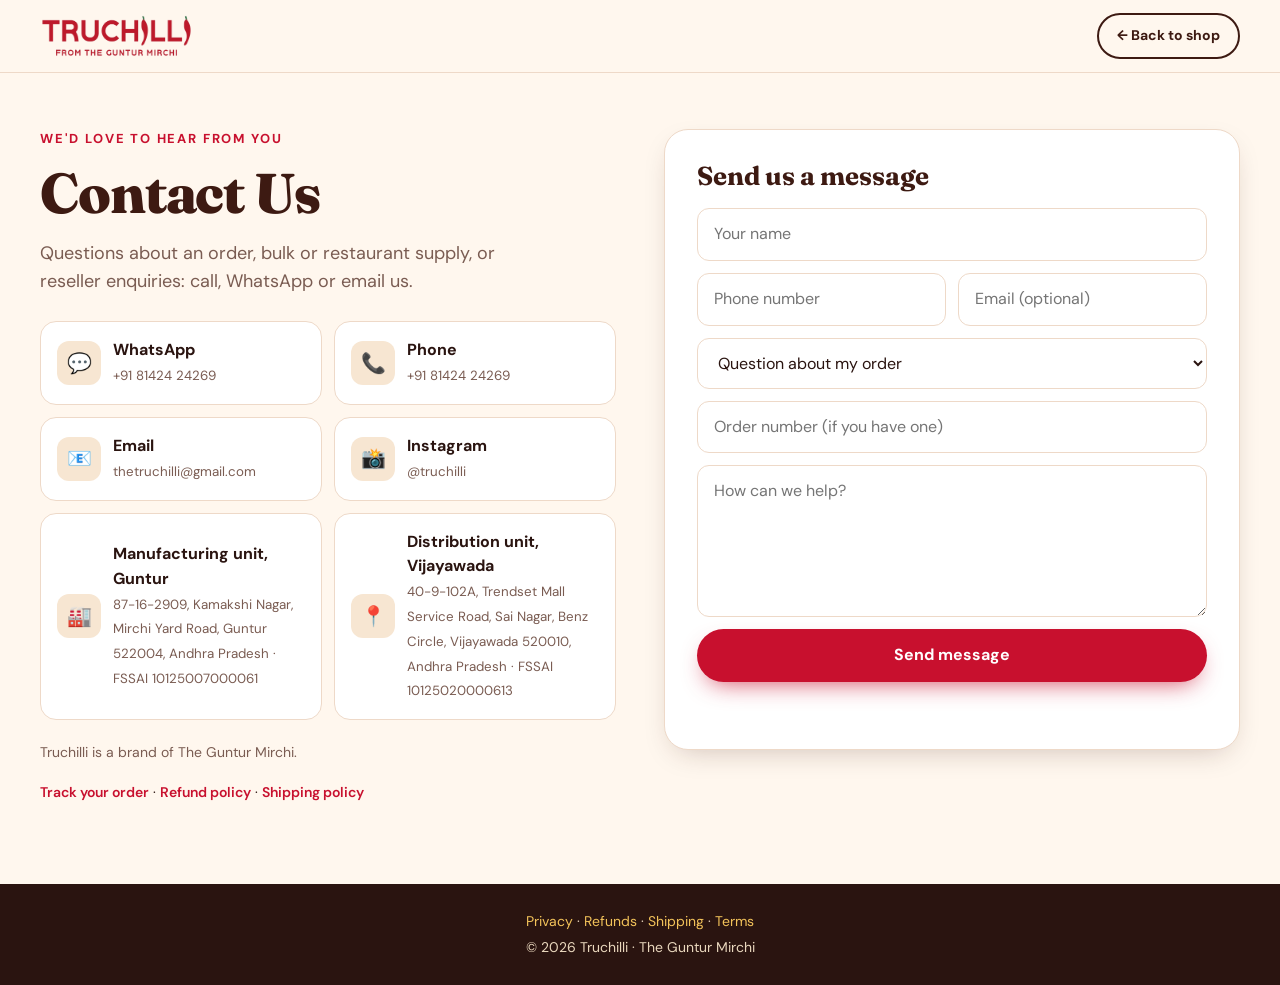
<file: contact.html>
<!doctype html>
<html lang="en">
<head>
  <meta charset="utf-8" />
  <meta name="viewport" content="width=device-width, initial-scale=1" />
  <title>Contact Us | Truchilli</title>
  <meta name="description" content="Contact Truchilli (The Guntur Mirchi) for orders, bulk and restaurant enquiries: phone, WhatsApp, email, Guntur and Vijayawada addresses." />
  <link rel="icon" href="assets/favicon.png" type="image/png" />
  <link rel="preconnect" href="https://fonts.googleapis.com" />
  <link rel="preconnect" href="https://fonts.gstatic.com" crossorigin />
  <link href="https://fonts.googleapis.com/css2?family=Fraunces:opsz,wght@9..144,700;9..144,800&family=DM+Sans:wght@400;500;600;700&display=swap" rel="stylesheet" />
  <link rel="stylesheet" href="css/style.css" />
  <link rel="stylesheet" href="css/pages.css" />
  
</head>
<body class="doc-page">
  <header class="doc-header">
    <div class="container doc-header-inner">
      <a href="index.html" class="logo" aria-label="Truchilli home"><img src="assets/logo.png" alt="Truchilli" /></a>
      <a href="index.html" class="btn btn-ghost doc-back">← Back to shop</a>
    </div>
  </header>

  <main class="container contact-layout">
    <section class="contact-info">
      <p class="eyebrow">We'd love to hear from you</p>
      <h1>Contact Us</h1>
      <p class="lead">Questions about an order, bulk or restaurant supply, or reseller enquiries: call, WhatsApp or email us.</p>

      <div class="contact-cards">
        <a class="contact-card" href="https://wa.me/918142424269" target="_blank" rel="noopener">
          <span class="cc-ic">💬</span>
          <span><b>WhatsApp</b><small>+91 81424 24269</small></span>
        </a>
        <a class="contact-card" href="tel:+918142424269">
          <span class="cc-ic">📞</span>
          <span><b>Phone</b><small>+91 81424 24269</small></span>
        </a>
        <a class="contact-card" href="mailto:thetruchilli@gmail.com">
          <span class="cc-ic">📧</span>
          <span><b>Email</b><small>thetruchilli@gmail.com</small></span>
        </a>
        <a class="contact-card" href="https://www.instagram.com/truchilli" target="_blank" rel="noopener">
          <span class="cc-ic">📸</span>
          <span><b>Instagram</b><small>@truchilli</small></span>
        </a>
        <div class="contact-card">
          <span class="cc-ic">🏭</span>
          <span><b>Manufacturing unit, Guntur</b><small>87-16-2909, Kamakshi Nagar, Mirchi Yard Road, Guntur 522004, Andhra Pradesh · FSSAI 10125007000061</small></span>
        </div>
        <div class="contact-card">
          <span class="cc-ic">📍</span>
          <span><b>Distribution unit, Vijayawada</b><small>40-9-102A, Trendset Mall Service Road, Sai Nagar, Benz Circle, Vijayawada 520010, Andhra Pradesh · FSSAI 10125020000613</small></span>
        </div>
      </div>

      <p class="muted small">Truchilli is a brand of The Guntur Mirchi.</p>
      <p class="small"><a href="index.html#track">Track your order</a> · <a href="policies/refund.html">Refund policy</a> · <a href="policies/shipping.html">Shipping policy</a></p>
    </section>

    <section class="contact-form-card">
      <h2>Send us a message</h2>
      <form id="contactForm" class="form">
        <input id="cName" name="name" required maxlength="80" placeholder="Your name" autocomplete="name" />
        <div class="row2">
          <input id="cPhone" name="phone" required inputmode="tel" pattern="[0-9+ ]{10,15}" placeholder="Phone number" autocomplete="tel" />
          <input id="cEmail" name="email" type="email" placeholder="Email (optional)" autocomplete="email" />
        </div>
        <select id="cTopic" name="topic" aria-label="Topic">
          <option>Question about my order</option>
          <option>Bulk / restaurant / hotel supply</option>
          <option>Reseller or distributor enquiry</option>
          <option>Feedback</option>
          <option>Something else</option>
        </select>
        <input id="cOrder" name="order" maxlength="30" placeholder="Order number (if you have one)" />
        <textarea id="cMsg" name="message" required minlength="5" maxlength="2000" rows="5" placeholder="How can we help?"></textarea>
        <button class="btn btn-primary block" type="submit" id="cSend">Send message</button>
        <p class="form-msg" id="cResult" role="status"></p>
      </form>
    </section>
  </main>

  <footer class="doc-footer">
    <div class="container">
      <a href="policies/privacy.html">Privacy</a> · <a href="policies/refund.html">Refunds</a> ·
      <a href="policies/shipping.html">Shipping</a> · <a href="policies/terms.html">Terms</a>
      <br />© <span id="y"></span> Truchilli · The Guntur Mirchi
    </div>
  </footer>

  <script>
    document.getElementById("y").textContent = new Date().getFullYear();
    const form = document.getElementById("contactForm");
    const out = document.getElementById("cResult");
    form.addEventListener("submit", async e => {
      e.preventDefault();
      const btn = document.getElementById("cSend");
      btn.disabled = true;
      btn.textContent = "Sending…";
      out.className = "form-msg";
      out.textContent = "";
      try {
        const res = await fetch("/api/contact", {
          method: "POST",
          headers: { "Content-Type": "application/json" },
          body: JSON.stringify(Object.fromEntries(new FormData(form))),
        });
        const data = await res.json().catch(() => ({}));
        if (!res.ok) throw new Error(data.error || "Couldn't send your message. Please try WhatsApp instead.");
        form.reset();
        out.className = "form-msg ok";
        out.textContent = "Thank you! We'll get back to you soon.";
      } catch (err) {
        out.className = "form-msg err";
        out.textContent = err.message;
      } finally {
        btn.disabled = false;
        btn.textContent = "Send message";
      }
    });
  </script>
</body>
</html>
</file>
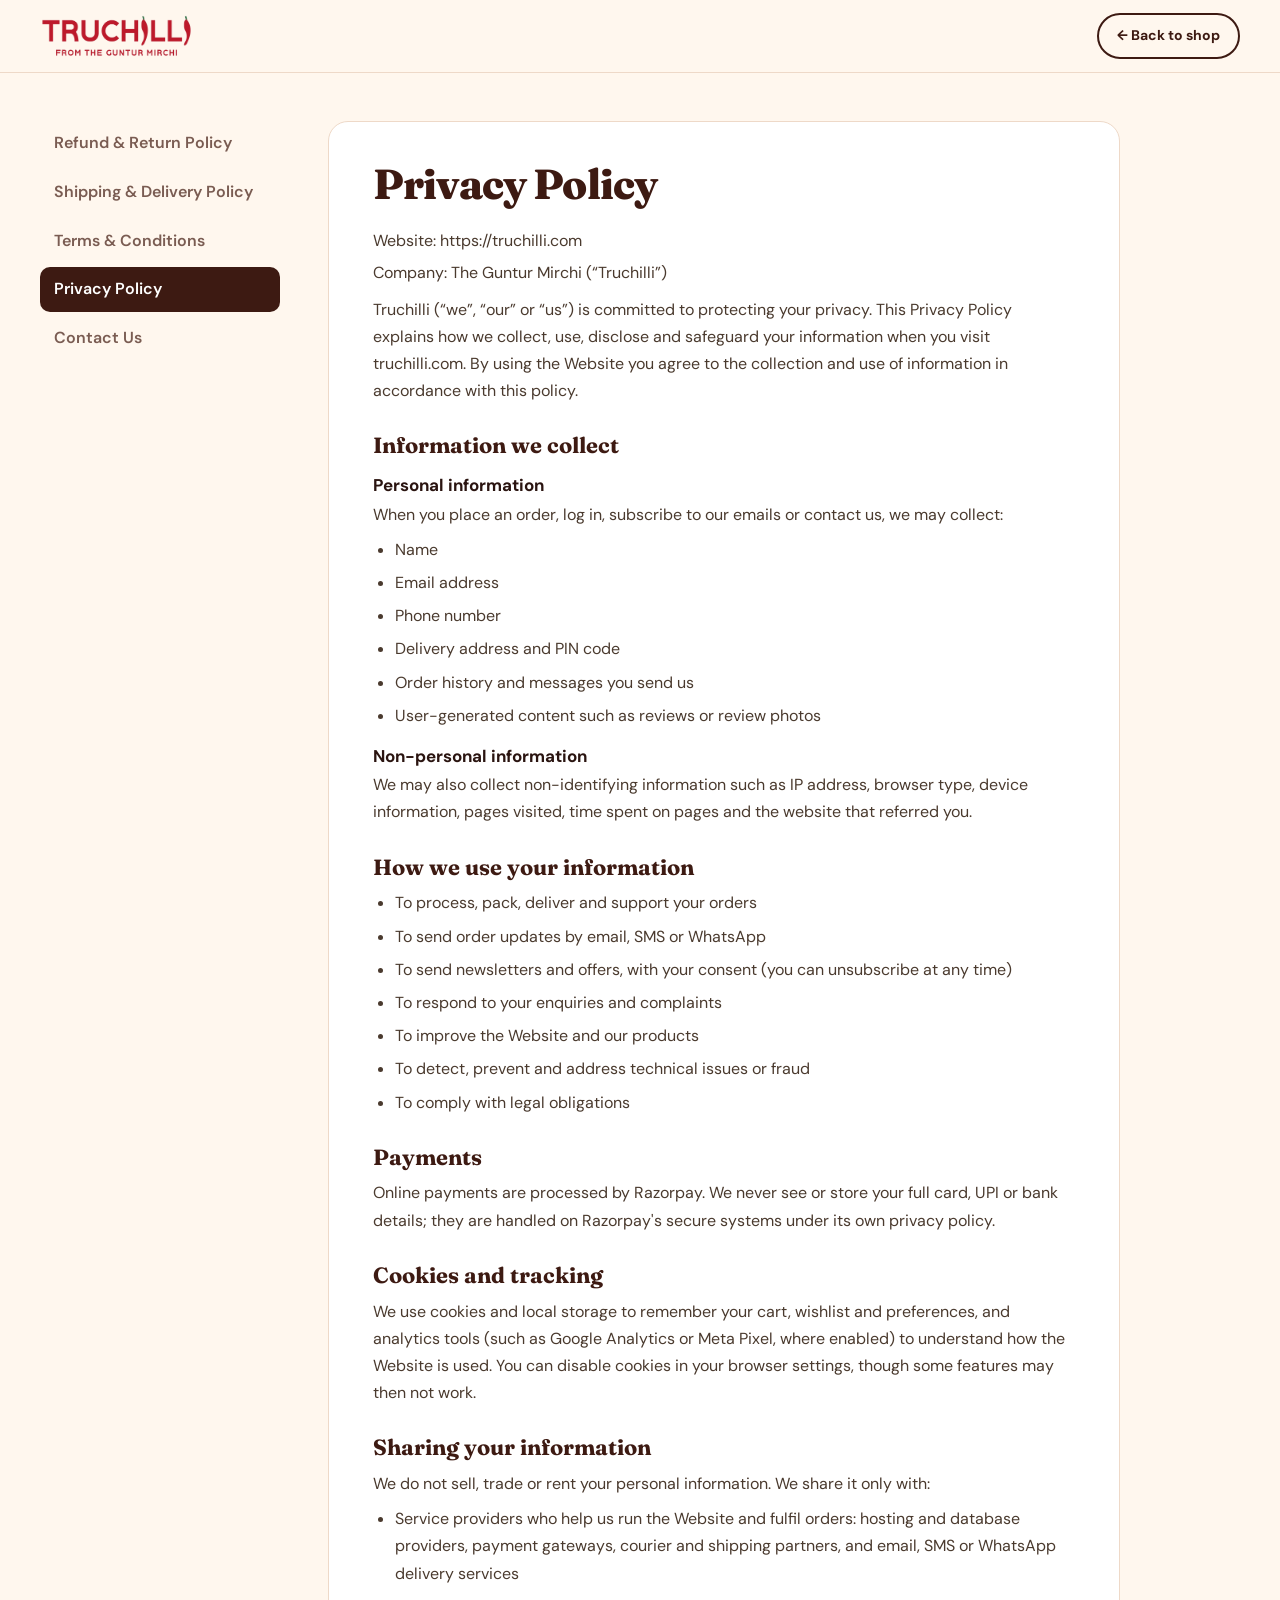
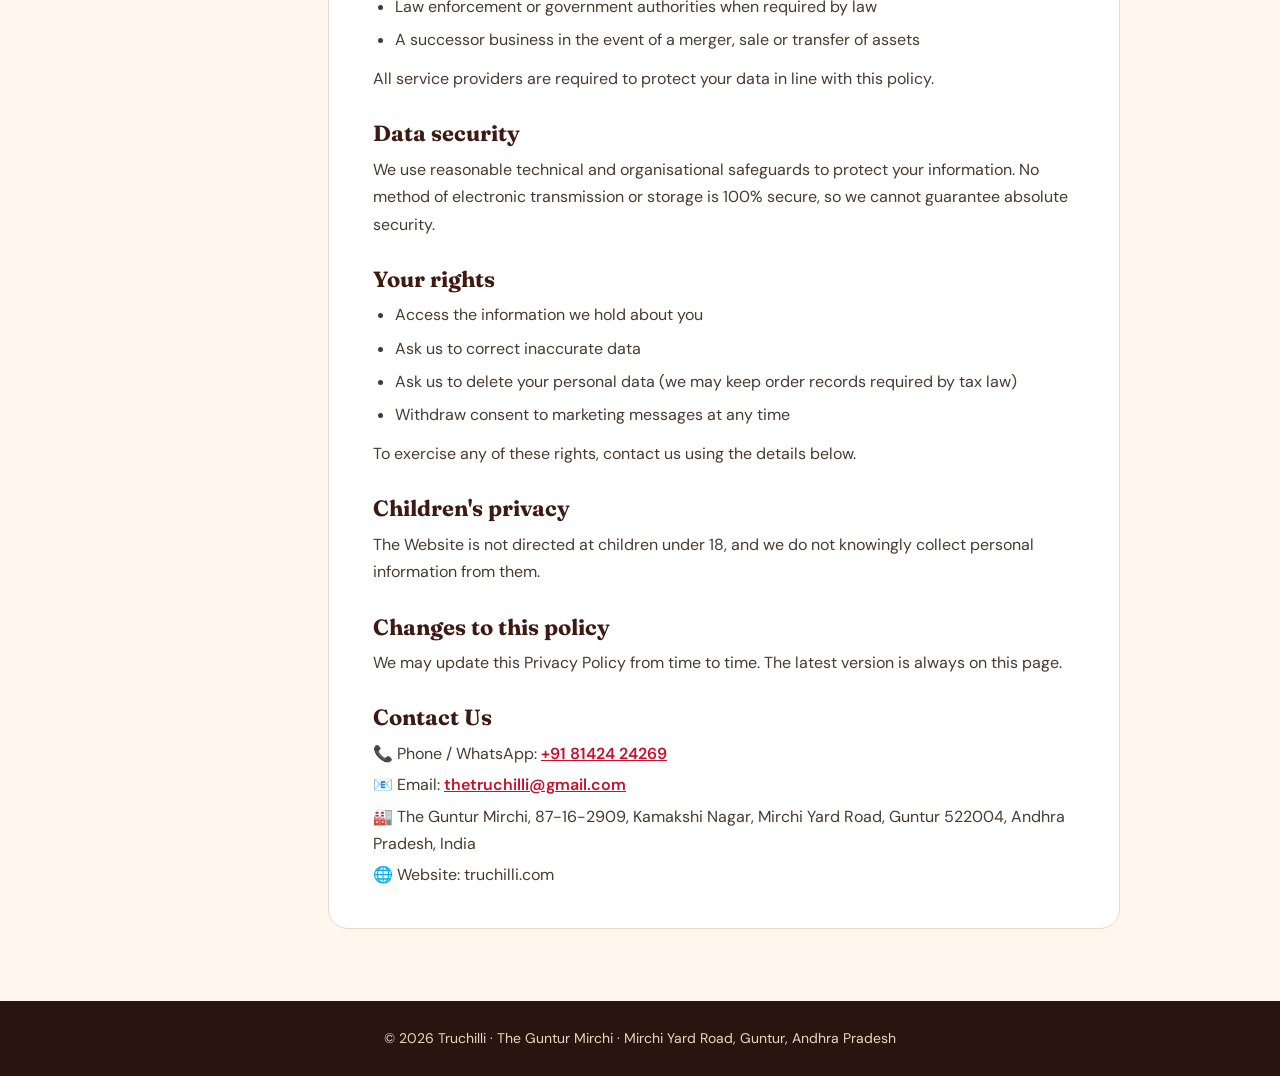
<file: policies/privacy.html>
<!doctype html>
<html lang="en">
<head>
  <meta charset="utf-8" />
  <meta name="viewport" content="width=device-width, initial-scale=1" />
  <title>Privacy Policy | Truchilli</title>
  <meta name="description" content="Privacy Policy for Truchilli (The Guntur Mirchi): Guntur chilli powders, karam podis and masalas." />
  <link rel="icon" href="../assets/favicon.png" type="image/png" />
  <link rel="preconnect" href="https://fonts.googleapis.com" />
  <link rel="preconnect" href="https://fonts.gstatic.com" crossorigin />
  <link href="https://fonts.googleapis.com/css2?family=Fraunces:opsz,wght@9..144,700;9..144,800&family=DM+Sans:wght@400;500;600;700&display=swap" rel="stylesheet" />
  <link rel="stylesheet" href="../css/style.css" />
  <link rel="stylesheet" href="../css/pages.css" />
  
</head>
<body class="doc-page">
  <header class="doc-header">
    <div class="container doc-header-inner">
      <a href="../index.html" class="logo" aria-label="Truchilli home"><img src="../assets/logo.png" alt="Truchilli" /></a>
      <a href="../index.html" class="btn btn-ghost doc-back">← Back to shop</a>
    </div>
  </header>
  <main class="container doc-layout">
    <nav class="doc-nav" aria-label="Policies">
<a href="../policies/refund.html">Refund & Return Policy</a>
<a href="../policies/shipping.html">Shipping & Delivery Policy</a>
<a href="../policies/terms.html">Terms & Conditions</a>
<a href="../policies/privacy.html" aria-current="page">Privacy Policy</a>
<a href="../contact.html">Contact Us</a>
    </nav>
    <article class="doc">
      <h1>Privacy Policy</h1>
<p class="kv">Website: https://truchilli.com</p>
<p class="kv">Company: The Guntur Mirchi (“Truchilli”)</p>
<p>Truchilli (“we”, “our” or “us”) is committed to protecting your privacy. This Privacy Policy explains how we collect, use, disclose and safeguard your information when you visit truchilli.com. By using the Website you agree to the collection and use of information in accordance with this policy.</p>
<h2>Information we collect</h2>
<h3>Personal information</h3>
<p>When you place an order, log in, subscribe to our emails or contact us, we may collect:</p>
<ul>
<li>Name</li>
<li>Email address</li>
<li>Phone number</li>
<li>Delivery address and PIN code</li>
<li>Order history and messages you send us</li>
<li>User-generated content such as reviews or review photos</li>
</ul>
<h3>Non-personal information</h3>
<p>We may also collect non-identifying information such as IP address, browser type, device information, pages visited, time spent on pages and the website that referred you.</p>
<h2>How we use your information</h2>
<ul>
<li>To process, pack, deliver and support your orders</li>
<li>To send order updates by email, SMS or WhatsApp</li>
<li>To send newsletters and offers, with your consent (you can unsubscribe at any time)</li>
<li>To respond to your enquiries and complaints</li>
<li>To improve the Website and our products</li>
<li>To detect, prevent and address technical issues or fraud</li>
<li>To comply with legal obligations</li>
</ul>
<h2>Payments</h2>
<p>Online payments are processed by Razorpay. We never see or store your full card, UPI or bank details; they are handled on Razorpay's secure systems under its own privacy policy.</p>
<h2>Cookies and tracking</h2>
<p>We use cookies and local storage to remember your cart, wishlist and preferences, and analytics tools (such as Google Analytics or Meta Pixel, where enabled) to understand how the Website is used. You can disable cookies in your browser settings, though some features may then not work.</p>
<h2>Sharing your information</h2>
<p>We do not sell, trade or rent your personal information. We share it only with:</p>
<ul>
<li>Service providers who help us run the Website and fulfil orders: hosting and database providers, payment gateways, courier and shipping partners, and email, SMS or WhatsApp delivery services</li>
<li>Law enforcement or government authorities when required by law</li>
<li>A successor business in the event of a merger, sale or transfer of assets</li>
</ul>
<p>All service providers are required to protect your data in line with this policy.</p>
<h2>Data security</h2>
<p>We use reasonable technical and organisational safeguards to protect your information. No method of electronic transmission or storage is 100% secure, so we cannot guarantee absolute security.</p>
<h2>Your rights</h2>
<ul>
<li>Access the information we hold about you</li>
<li>Ask us to correct inaccurate data</li>
<li>Ask us to delete your personal data (we may keep order records required by tax law)</li>
<li>Withdraw consent to marketing messages at any time</li>
</ul>
<p>To exercise any of these rights, contact us using the details below.</p>
<h2>Children's privacy</h2>
<p>The Website is not directed at children under 18, and we do not knowingly collect personal information from them.</p>
<h2>Changes to this policy</h2>
<p>We may update this Privacy Policy from time to time. The latest version is always on this page.</p>
<h2>Contact Us</h2>
<p class="kv">📞 Phone / WhatsApp: <a href="tel:+918142424269">+91 81424 24269</a></p>
<p class="kv">📧 Email: <a href="mailto:thetruchilli@gmail.com">thetruchilli@gmail.com</a></p>
<p class="kv">🏭 The Guntur Mirchi, 87-16-2909, Kamakshi Nagar, Mirchi Yard Road, Guntur 522004, Andhra Pradesh, India</p>
<p class="kv">🌐 Website: truchilli.com</p>
    </article>
  </main>
  <footer class="doc-footer">
    <div class="container">© <span id="y"></span> Truchilli · The Guntur Mirchi · Mirchi Yard Road, Guntur, Andhra Pradesh</div>
  </footer>
  <script>document.getElementById("y").textContent = new Date().getFullYear();</script>
</body>
</html>
</file>
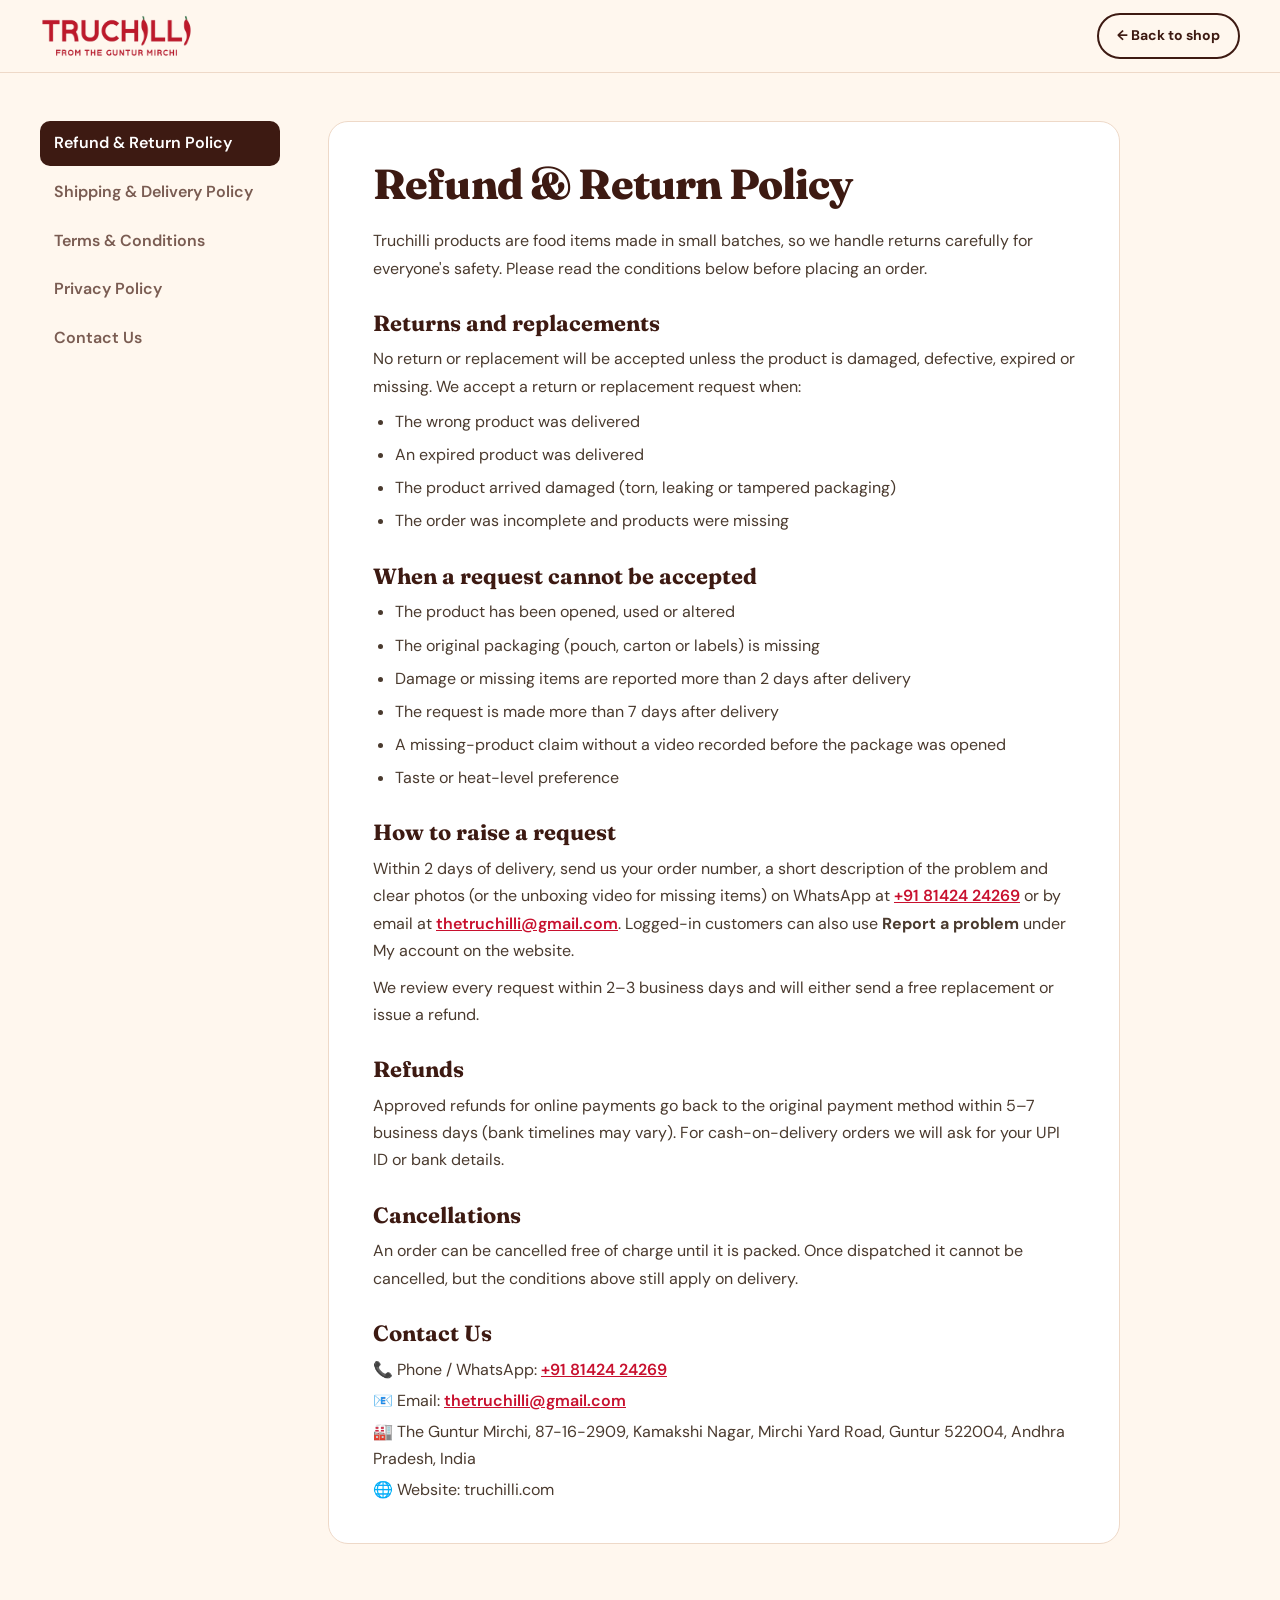
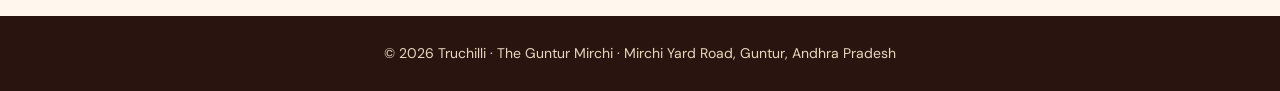
<file: policies/refund.html>
<!doctype html>
<html lang="en">
<head>
  <meta charset="utf-8" />
  <meta name="viewport" content="width=device-width, initial-scale=1" />
  <title>Refund & Return Policy | Truchilli</title>
  <meta name="description" content="Refund & Return Policy for Truchilli (The Guntur Mirchi): Guntur chilli powders, karam podis and masalas." />
  <link rel="icon" href="../assets/favicon.png" type="image/png" />
  <link rel="preconnect" href="https://fonts.googleapis.com" />
  <link rel="preconnect" href="https://fonts.gstatic.com" crossorigin />
  <link href="https://fonts.googleapis.com/css2?family=Fraunces:opsz,wght@9..144,700;9..144,800&family=DM+Sans:wght@400;500;600;700&display=swap" rel="stylesheet" />
  <link rel="stylesheet" href="../css/style.css" />
  <link rel="stylesheet" href="../css/pages.css" />
  
</head>
<body class="doc-page">
  <header class="doc-header">
    <div class="container doc-header-inner">
      <a href="../index.html" class="logo" aria-label="Truchilli home"><img src="../assets/logo.png" alt="Truchilli" /></a>
      <a href="../index.html" class="btn btn-ghost doc-back">← Back to shop</a>
    </div>
  </header>
  <main class="container doc-layout">
    <nav class="doc-nav" aria-label="Policies">
<a href="../policies/refund.html" aria-current="page">Refund & Return Policy</a>
<a href="../policies/shipping.html">Shipping & Delivery Policy</a>
<a href="../policies/terms.html">Terms & Conditions</a>
<a href="../policies/privacy.html">Privacy Policy</a>
<a href="../contact.html">Contact Us</a>
    </nav>
    <article class="doc">
      <h1>Refund & Return Policy</h1>
<p>Truchilli products are food items made in small batches, so we handle returns carefully for everyone's safety. Please read the conditions below before placing an order.</p>
<h2>Returns and replacements</h2>
<p>No return or replacement will be accepted unless the product is damaged, defective, expired or missing. We accept a return or replacement request when:</p>
<ul>
<li>The wrong product was delivered</li>
<li>An expired product was delivered</li>
<li>The product arrived damaged (torn, leaking or tampered packaging)</li>
<li>The order was incomplete and products were missing</li>
</ul>
<h2>When a request cannot be accepted</h2>
<ul>
<li>The product has been opened, used or altered</li>
<li>The original packaging (pouch, carton or labels) is missing</li>
<li>Damage or missing items are reported more than 2 days after delivery</li>
<li>The request is made more than 7 days after delivery</li>
<li>A missing-product claim without a video recorded before the package was opened</li>
<li>Taste or heat-level preference</li>
</ul>
<h2>How to raise a request</h2>
<p>Within 2 days of delivery, send us your order number, a short description of the problem and clear photos (or the unboxing video for missing items) on WhatsApp at <a href="https://wa.me/918142424269">+91 81424 24269</a> or by email at <a href="mailto:thetruchilli@gmail.com">thetruchilli@gmail.com</a>. Logged-in customers can also use <strong>Report a problem</strong> under My account on the website.</p>
<p>We review every request within 2–3 business days and will either send a free replacement or issue a refund.</p>
<h2>Refunds</h2>
<p>Approved refunds for online payments go back to the original payment method within 5–7 business days (bank timelines may vary). For cash-on-delivery orders we will ask for your UPI ID or bank details.</p>
<h2>Cancellations</h2>
<p>An order can be cancelled free of charge until it is packed. Once dispatched it cannot be cancelled, but the conditions above still apply on delivery.</p>
<h2>Contact Us</h2>
<p class="kv">📞 Phone / WhatsApp: <a href="tel:+918142424269">+91 81424 24269</a></p>
<p class="kv">📧 Email: <a href="mailto:thetruchilli@gmail.com">thetruchilli@gmail.com</a></p>
<p class="kv">🏭 The Guntur Mirchi, 87-16-2909, Kamakshi Nagar, Mirchi Yard Road, Guntur 522004, Andhra Pradesh, India</p>
<p class="kv">🌐 Website: truchilli.com</p>
    </article>
  </main>
  <footer class="doc-footer">
    <div class="container">© <span id="y"></span> Truchilli · The Guntur Mirchi · Mirchi Yard Road, Guntur, Andhra Pradesh</div>
  </footer>
  <script>document.getElementById("y").textContent = new Date().getFullYear();</script>
</body>
</html>
</file>
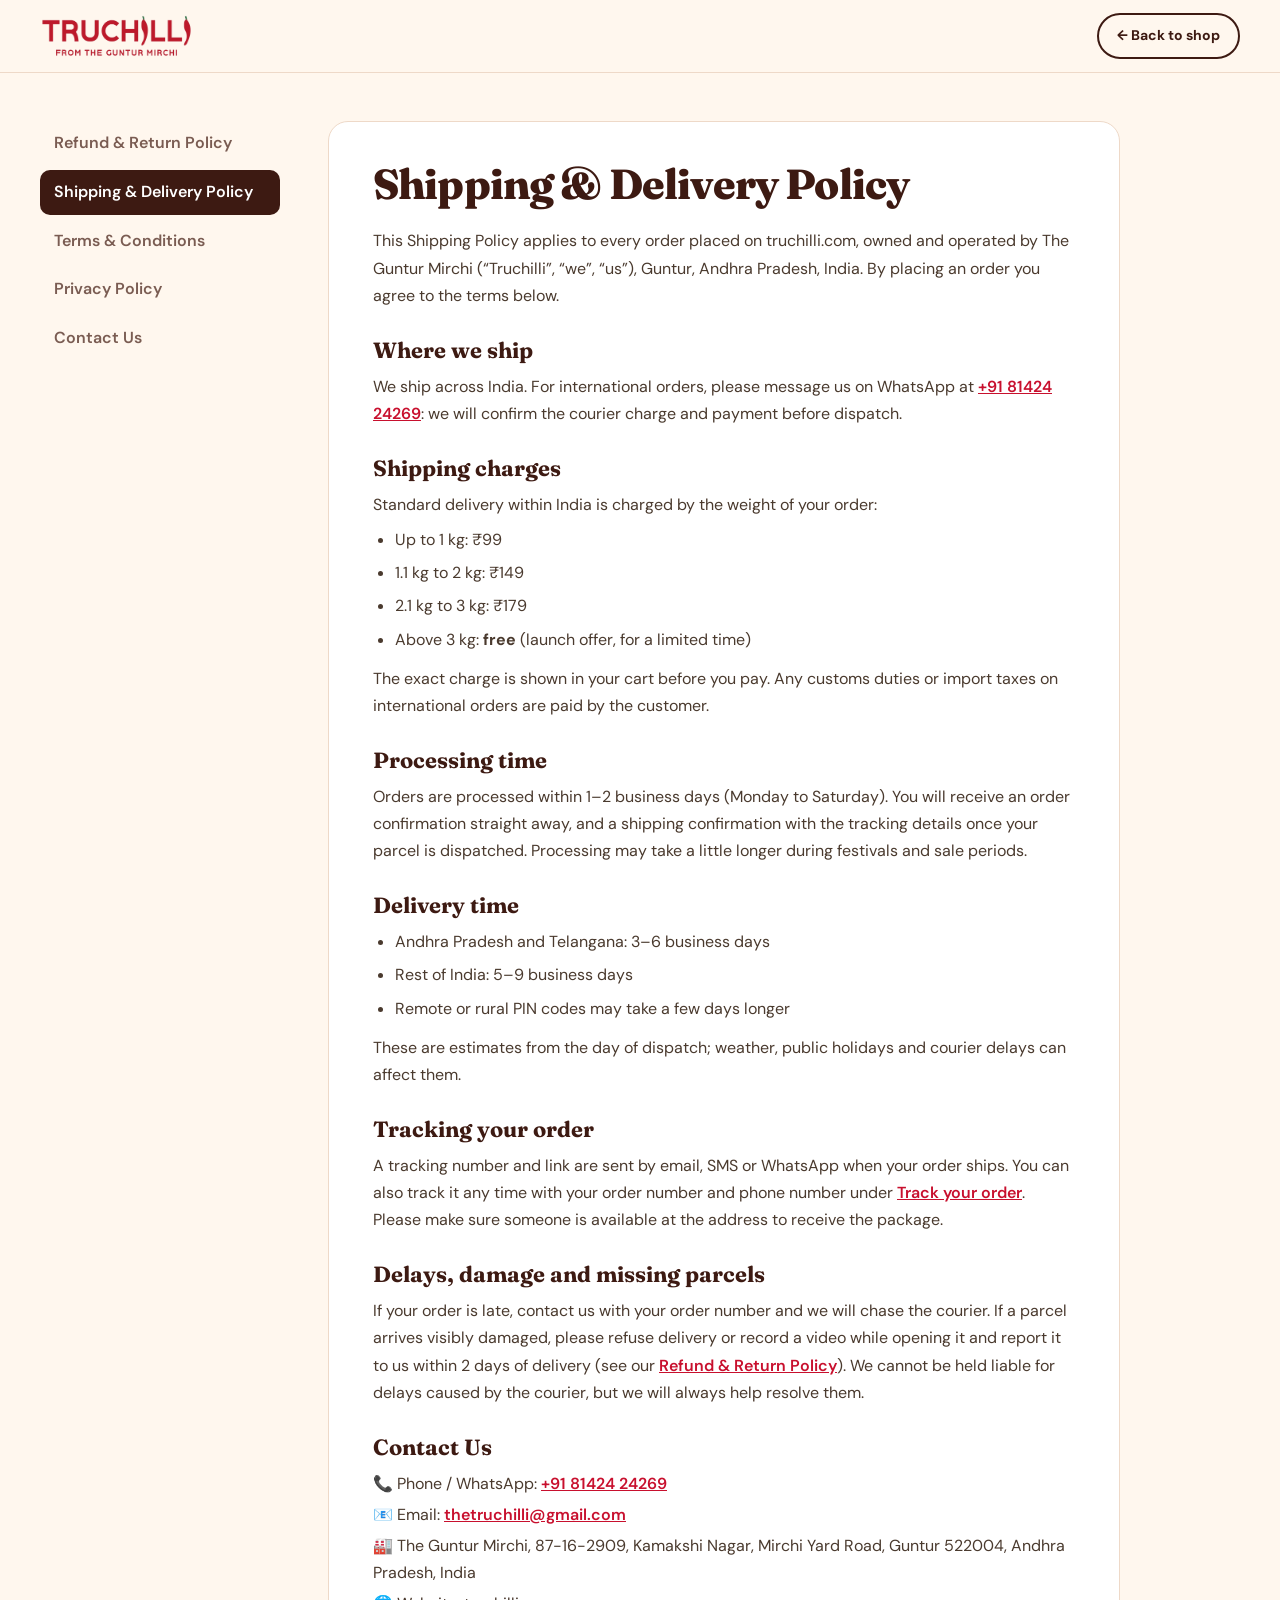
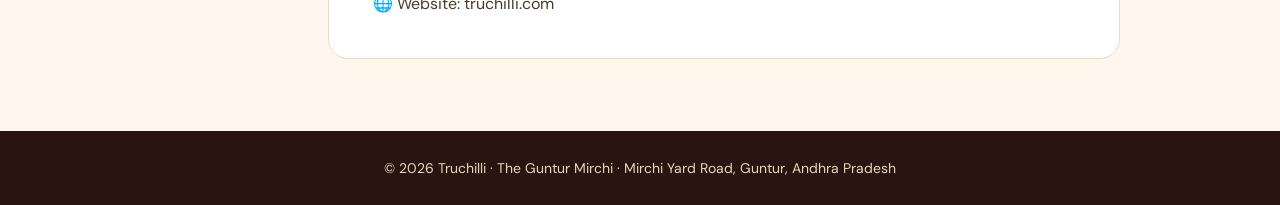
<file: policies/shipping.html>
<!doctype html>
<html lang="en">
<head>
  <meta charset="utf-8" />
  <meta name="viewport" content="width=device-width, initial-scale=1" />
  <title>Shipping & Delivery Policy | Truchilli</title>
  <meta name="description" content="Shipping & Delivery Policy for Truchilli (The Guntur Mirchi): Guntur chilli powders, karam podis and masalas." />
  <link rel="icon" href="../assets/favicon.png" type="image/png" />
  <link rel="preconnect" href="https://fonts.googleapis.com" />
  <link rel="preconnect" href="https://fonts.gstatic.com" crossorigin />
  <link href="https://fonts.googleapis.com/css2?family=Fraunces:opsz,wght@9..144,700;9..144,800&family=DM+Sans:wght@400;500;600;700&display=swap" rel="stylesheet" />
  <link rel="stylesheet" href="../css/style.css" />
  <link rel="stylesheet" href="../css/pages.css" />
  
</head>
<body class="doc-page">
  <header class="doc-header">
    <div class="container doc-header-inner">
      <a href="../index.html" class="logo" aria-label="Truchilli home"><img src="../assets/logo.png" alt="Truchilli" /></a>
      <a href="../index.html" class="btn btn-ghost doc-back">← Back to shop</a>
    </div>
  </header>
  <main class="container doc-layout">
    <nav class="doc-nav" aria-label="Policies">
<a href="../policies/refund.html">Refund & Return Policy</a>
<a href="../policies/shipping.html" aria-current="page">Shipping & Delivery Policy</a>
<a href="../policies/terms.html">Terms & Conditions</a>
<a href="../policies/privacy.html">Privacy Policy</a>
<a href="../contact.html">Contact Us</a>
    </nav>
    <article class="doc">
      <h1>Shipping & Delivery Policy</h1>
<p>This Shipping Policy applies to every order placed on truchilli.com, owned and operated by The Guntur Mirchi (“Truchilli”, “we”, “us”), Guntur, Andhra Pradesh, India. By placing an order you agree to the terms below.</p>
<h2>Where we ship</h2>
<p>We ship across India. For international orders, please message us on WhatsApp at <a href="https://wa.me/918142424269">+91 81424 24269</a>: we will confirm the courier charge and payment before dispatch.</p>
<h2>Shipping charges</h2>
<p>Standard delivery within India is charged by the weight of your order:</p>
<ul>
<li>Up to 1 kg: ₹99</li>
<li>1.1 kg to 2 kg: ₹149</li>
<li>2.1 kg to 3 kg: ₹179</li>
<li>Above 3 kg: <strong>free</strong> (launch offer, for a limited time)</li>
</ul>
<p>The exact charge is shown in your cart before you pay. Any customs duties or import taxes on international orders are paid by the customer.</p>
<h2>Processing time</h2>
<p>Orders are processed within 1–2 business days (Monday to Saturday). You will receive an order confirmation straight away, and a shipping confirmation with the tracking details once your parcel is dispatched. Processing may take a little longer during festivals and sale periods.</p>
<h2>Delivery time</h2>
<ul>
<li>Andhra Pradesh and Telangana: 3–6 business days</li>
<li>Rest of India: 5–9 business days</li>
<li>Remote or rural PIN codes may take a few days longer</li>
</ul>
<p>These are estimates from the day of dispatch; weather, public holidays and courier delays can affect them.</p>
<h2>Tracking your order</h2>
<p>A tracking number and link are sent by email, SMS or WhatsApp when your order ships. You can also track it any time with your order number and phone number under <a href="../index.html#track">Track your order</a>. Please make sure someone is available at the address to receive the package.</p>
<h2>Delays, damage and missing parcels</h2>
<p>If your order is late, contact us with your order number and we will chase the courier. If a parcel arrives visibly damaged, please refuse delivery or record a video while opening it and report it to us within 2 days of delivery (see our <a href="../policies/refund.html">Refund &amp; Return Policy</a>). We cannot be held liable for delays caused by the courier, but we will always help resolve them.</p>
<h2>Contact Us</h2>
<p class="kv">📞 Phone / WhatsApp: <a href="tel:+918142424269">+91 81424 24269</a></p>
<p class="kv">📧 Email: <a href="mailto:thetruchilli@gmail.com">thetruchilli@gmail.com</a></p>
<p class="kv">🏭 The Guntur Mirchi, 87-16-2909, Kamakshi Nagar, Mirchi Yard Road, Guntur 522004, Andhra Pradesh, India</p>
<p class="kv">🌐 Website: truchilli.com</p>
    </article>
  </main>
  <footer class="doc-footer">
    <div class="container">© <span id="y"></span> Truchilli · The Guntur Mirchi · Mirchi Yard Road, Guntur, Andhra Pradesh</div>
  </footer>
  <script>document.getElementById("y").textContent = new Date().getFullYear();</script>
</body>
</html>
</file>
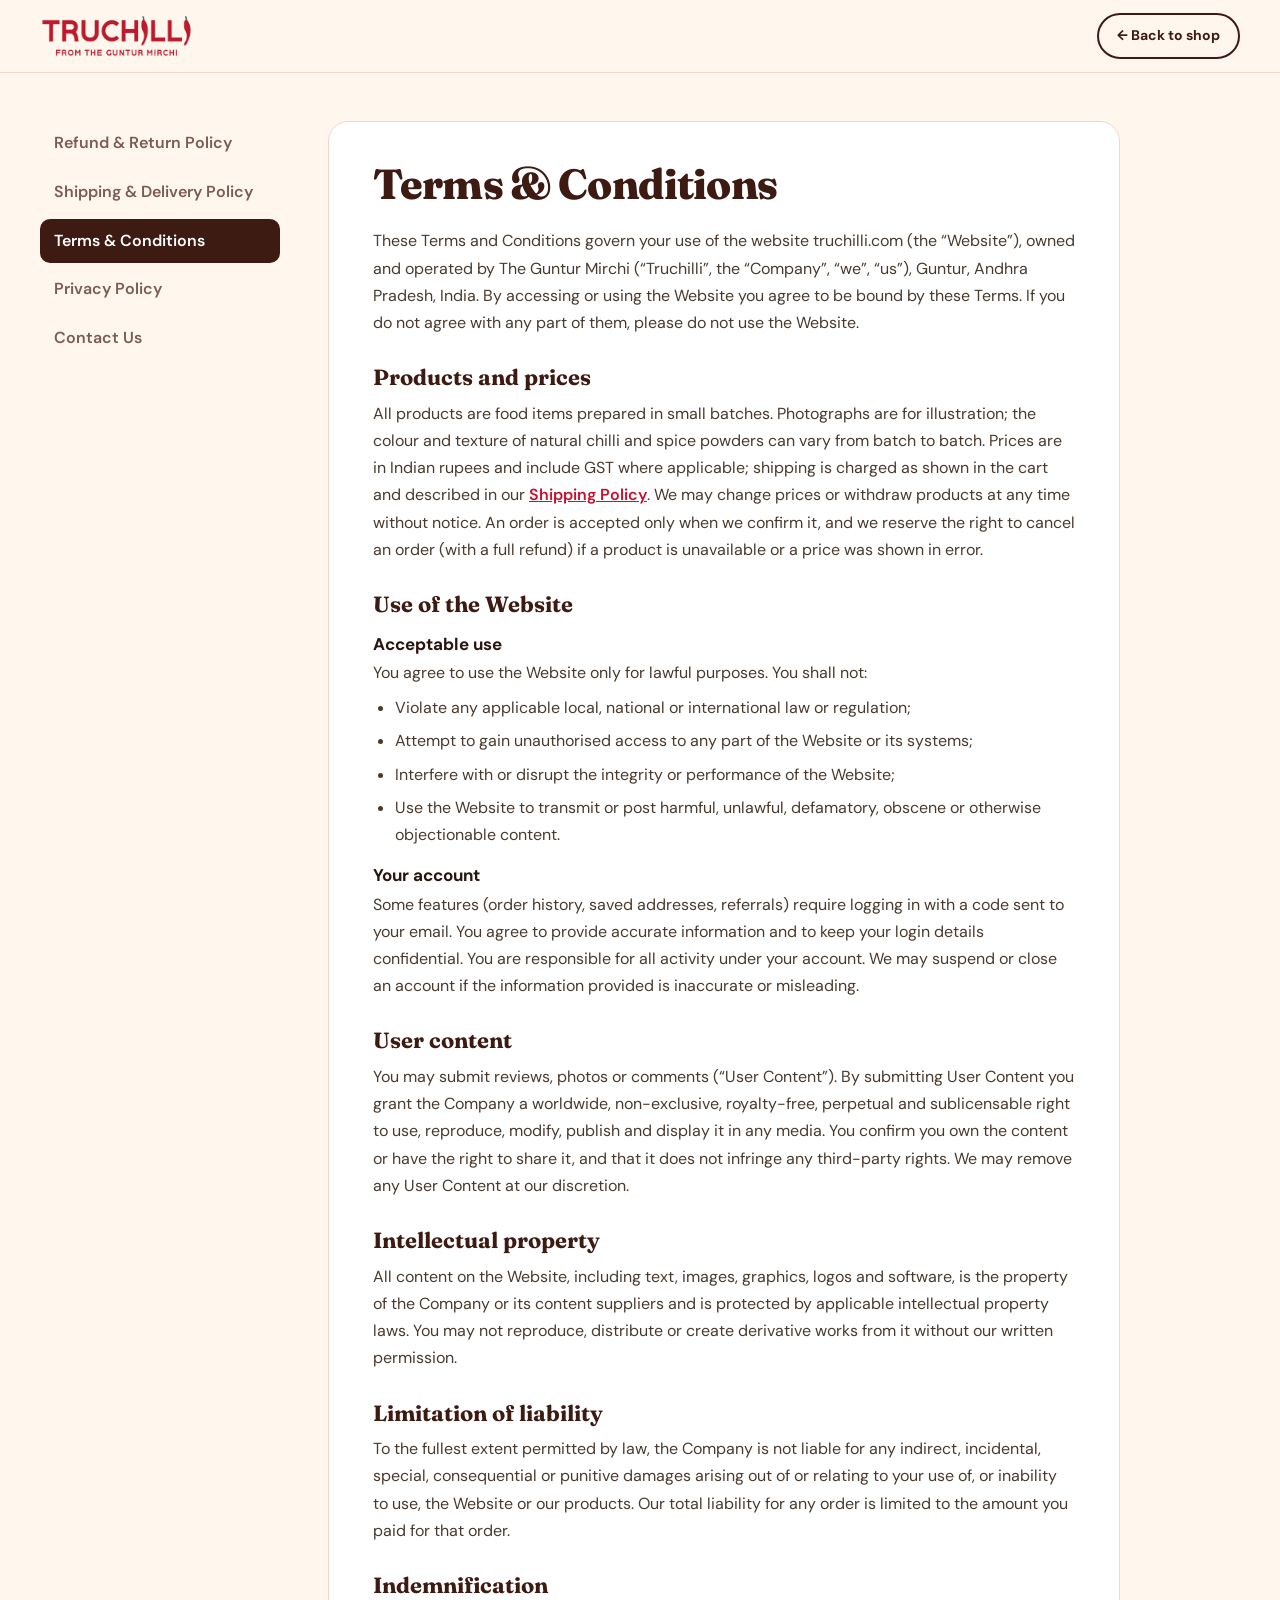
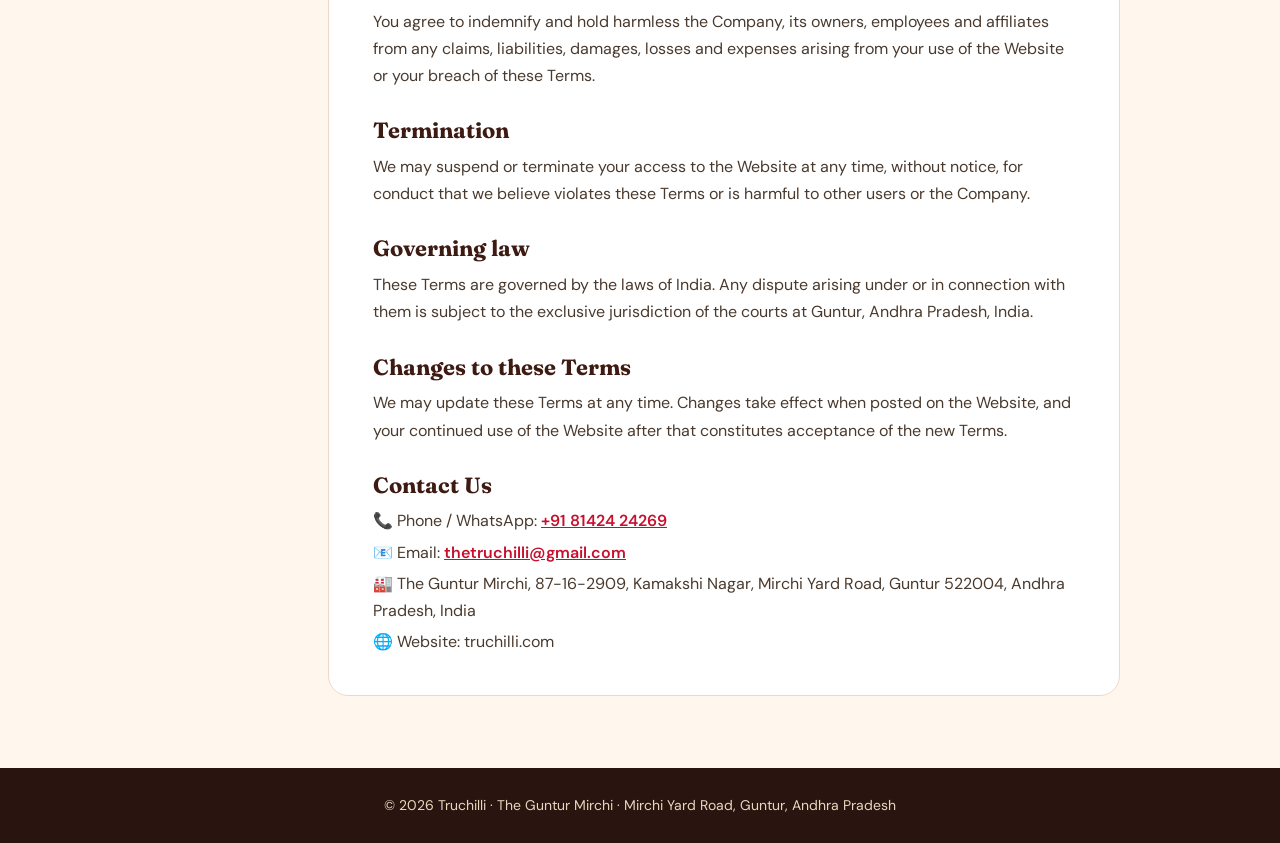
<file: policies/terms.html>
<!doctype html>
<html lang="en">
<head>
  <meta charset="utf-8" />
  <meta name="viewport" content="width=device-width, initial-scale=1" />
  <title>Terms & Conditions | Truchilli</title>
  <meta name="description" content="Terms & Conditions for Truchilli (The Guntur Mirchi): Guntur chilli powders, karam podis and masalas." />
  <link rel="icon" href="../assets/favicon.png" type="image/png" />
  <link rel="preconnect" href="https://fonts.googleapis.com" />
  <link rel="preconnect" href="https://fonts.gstatic.com" crossorigin />
  <link href="https://fonts.googleapis.com/css2?family=Fraunces:opsz,wght@9..144,700;9..144,800&family=DM+Sans:wght@400;500;600;700&display=swap" rel="stylesheet" />
  <link rel="stylesheet" href="../css/style.css" />
  <link rel="stylesheet" href="../css/pages.css" />
  
</head>
<body class="doc-page">
  <header class="doc-header">
    <div class="container doc-header-inner">
      <a href="../index.html" class="logo" aria-label="Truchilli home"><img src="../assets/logo.png" alt="Truchilli" /></a>
      <a href="../index.html" class="btn btn-ghost doc-back">← Back to shop</a>
    </div>
  </header>
  <main class="container doc-layout">
    <nav class="doc-nav" aria-label="Policies">
<a href="../policies/refund.html">Refund & Return Policy</a>
<a href="../policies/shipping.html">Shipping & Delivery Policy</a>
<a href="../policies/terms.html" aria-current="page">Terms & Conditions</a>
<a href="../policies/privacy.html">Privacy Policy</a>
<a href="../contact.html">Contact Us</a>
    </nav>
    <article class="doc">
      <h1>Terms & Conditions</h1>
<p>These Terms and Conditions govern your use of the website truchilli.com (the “Website”), owned and operated by The Guntur Mirchi (“Truchilli”, the “Company”, “we”, “us”), Guntur, Andhra Pradesh, India. By accessing or using the Website you agree to be bound by these Terms. If you do not agree with any part of them, please do not use the Website.</p>
<h2>Products and prices</h2>
<p>All products are food items prepared in small batches. Photographs are for illustration; the colour and texture of natural chilli and spice powders can vary from batch to batch. Prices are in Indian rupees and include GST where applicable; shipping is charged as shown in the cart and described in our <a href="../policies/shipping.html">Shipping Policy</a>. We may change prices or withdraw products at any time without notice. An order is accepted only when we confirm it, and we reserve the right to cancel an order (with a full refund) if a product is unavailable or a price was shown in error.</p>
<h2>Use of the Website</h2>
<h3>Acceptable use</h3>
<p>You agree to use the Website only for lawful purposes. You shall not:</p>
<ul>
<li>Violate any applicable local, national or international law or regulation;</li>
<li>Attempt to gain unauthorised access to any part of the Website or its systems;</li>
<li>Interfere with or disrupt the integrity or performance of the Website;</li>
<li>Use the Website to transmit or post harmful, unlawful, defamatory, obscene or otherwise objectionable content.</li>
</ul>
<h3>Your account</h3>
<p>Some features (order history, saved addresses, referrals) require logging in with a code sent to your email. You agree to provide accurate information and to keep your login details confidential. You are responsible for all activity under your account. We may suspend or close an account if the information provided is inaccurate or misleading.</p>
<h2>User content</h2>
<p>You may submit reviews, photos or comments (“User Content”). By submitting User Content you grant the Company a worldwide, non-exclusive, royalty-free, perpetual and sublicensable right to use, reproduce, modify, publish and display it in any media. You confirm you own the content or have the right to share it, and that it does not infringe any third-party rights. We may remove any User Content at our discretion.</p>
<h2>Intellectual property</h2>
<p>All content on the Website, including text, images, graphics, logos and software, is the property of the Company or its content suppliers and is protected by applicable intellectual property laws. You may not reproduce, distribute or create derivative works from it without our written permission.</p>
<h2>Limitation of liability</h2>
<p>To the fullest extent permitted by law, the Company is not liable for any indirect, incidental, special, consequential or punitive damages arising out of or relating to your use of, or inability to use, the Website or our products. Our total liability for any order is limited to the amount you paid for that order.</p>
<h2>Indemnification</h2>
<p>You agree to indemnify and hold harmless the Company, its owners, employees and affiliates from any claims, liabilities, damages, losses and expenses arising from your use of the Website or your breach of these Terms.</p>
<h2>Termination</h2>
<p>We may suspend or terminate your access to the Website at any time, without notice, for conduct that we believe violates these Terms or is harmful to other users or the Company.</p>
<h2>Governing law</h2>
<p>These Terms are governed by the laws of India. Any dispute arising under or in connection with them is subject to the exclusive jurisdiction of the courts at Guntur, Andhra Pradesh, India.</p>
<h2>Changes to these Terms</h2>
<p>We may update these Terms at any time. Changes take effect when posted on the Website, and your continued use of the Website after that constitutes acceptance of the new Terms.</p>
<h2>Contact Us</h2>
<p class="kv">📞 Phone / WhatsApp: <a href="tel:+918142424269">+91 81424 24269</a></p>
<p class="kv">📧 Email: <a href="mailto:thetruchilli@gmail.com">thetruchilli@gmail.com</a></p>
<p class="kv">🏭 The Guntur Mirchi, 87-16-2909, Kamakshi Nagar, Mirchi Yard Road, Guntur 522004, Andhra Pradesh, India</p>
<p class="kv">🌐 Website: truchilli.com</p>
    </article>
  </main>
  <footer class="doc-footer">
    <div class="container">© <span id="y"></span> Truchilli · The Guntur Mirchi · Mirchi Yard Road, Guntur, Andhra Pradesh</div>
  </footer>
  <script>document.getElementById("y").textContent = new Date().getFullYear();</script>
</body>
</html>
</file>
<file: css/style.css>
:root {
  --jaggery: #3d1a12;
  --jaggery-2: #5e2419;
  --turmeric: #e0a52a;
  --turmeric-2: #f3c35a;
  --chilli: #c8102e;
  --leaf: #2f6b3a;
  --leaf-2: #e4f0dc;
  --cream: #fff7ee;
  --cream-2: #f7e6d2;
  --ink: #2a1410;
  --muted: #7a5c52;
  --line: #eed9c8;
  --white: #fff;
  --radius: 18px;
  --shadow: 0 10px 30px -12px rgba(61, 26, 18, .28);
  --shadow-lg: 0 24px 60px -20px rgba(61, 26, 18, .45);
  --display: "Fraunces", Georgia, serif;
  --body: "DM Sans", system-ui, sans-serif;
}

* { box-sizing: border-box; margin: 0; padding: 0; }
html { scroll-behavior: smooth; scroll-padding-top: 90px; }
body { font-family: var(--body); color: var(--ink); background: var(--cream); line-height: 1.55; overflow-x: hidden; }
img { max-width: 100%; display: block; }
a { color: inherit; text-decoration: none; }
button, input, select, textarea { font: inherit; color: inherit; }
button { cursor: pointer; background: none; border: 0; }
.container { width: min(1200px, 100% - 32px); margin-inline: auto; }
.narrow { width: min(820px, 100% - 32px); }
.hidden { display: none !important; }
.telugu { font-family: "Tiro Telugu", serif; }

/* ---------- Buttons ---------- */
.btn { display: inline-flex; align-items: center; justify-content: center; gap: 8px; padding: 14px 26px; border-radius: 999px; font-weight: 700; transition: transform .2s, box-shadow .2s, background .2s; white-space: nowrap; }
.btn:hover { transform: translateY(-2px); }
.btn-primary { background: var(--chilli); color: #fff; box-shadow: 0 10px 24px -10px rgba(200, 16, 46, .8); }
.btn-primary:hover { background: #a60d26; }
.btn-ghost { border: 2px solid var(--jaggery); color: var(--jaggery); }
.btn-ghost:hover { background: var(--jaggery); color: #fff; }
.btn-outline { border: 2px solid var(--line); background: #fff; color: var(--jaggery); }
.btn-light { background: #fff; color: var(--leaf); }
.btn.block { width: 100%; }

/* ---------- Announcement ---------- */
.announce { background: var(--jaggery); color: var(--turmeric-2); font-size: 14px; font-weight: 500; overflow: hidden; white-space: nowrap; }
.announce-track { display: inline-flex; gap: 56px; padding: 9px 0; animation: marquee 40s linear infinite; }
@keyframes marquee { to { transform: translateX(-50%); } }

/* ---------- Header ---------- */
.header { position: sticky; top: 0; z-index: 50; background: rgba(255, 248, 236, .88); backdrop-filter: blur(14px); border-bottom: 1px solid var(--line); }
.header-inner { display: flex; align-items: center; gap: 24px; height: 76px; }
.logo img { height: 52px; width: auto; }
.nav { display: flex; gap: 28px; margin-left: auto; font-weight: 600; font-size: 15px; }
.nav a { position: relative; padding: 6px 0; }
.nav a::after { content: ""; position: absolute; left: 0; bottom: 0; width: 0; height: 2px; background: var(--chilli); transition: width .25s; }
.nav a:hover::after { width: 100%; }
.header-actions { display: flex; align-items: center; gap: 6px; margin-left: 12px; }
.icon-btn { position: relative; width: 42px; height: 42px; border-radius: 50%; display: grid; place-items: center; transition: background .2s; }
.icon-btn:hover { background: var(--cream-2); }
.icon-btn svg { width: 22px; height: 22px; fill: none; stroke: var(--jaggery); stroke-width: 1.8; stroke-linecap: round; stroke-linejoin: round; }
.badge { position: absolute; top: 2px; right: 0; min-width: 18px; height: 18px; padding: 0 5px; border-radius: 9px; background: var(--chilli); color: #fff; font-size: 11px; font-weight: 700; display: grid; place-items: center; transform: scale(0); transition: transform .25s; }
.badge.show { transform: scale(1); }
.badge.bump { animation: bump .4s; }
@keyframes bump { 50% { transform: scale(1.4); } }
.currency { border: 1px solid var(--line); background: #fff; border-radius: 999px; padding: 7px 10px; font-size: 13px; font-weight: 600; }
.menu-btn { display: none; }

.search-bar { max-height: 0; overflow: hidden; transition: max-height .3s; background: #fff; }
.search-bar.open { max-height: 480px; border-top: 1px solid var(--line); }
.search-bar input { width: 100%; padding: 16px 20px; margin: 14px 0; border: 2px solid var(--line); border-radius: 14px; font-size: 16px; outline: none; }
.search-bar input:focus { border-color: var(--turmeric); }
.search-results { display: grid; grid-template-columns: repeat(auto-fill, minmax(260px, 1fr)); gap: 8px; padding-bottom: 14px; max-height: 360px; overflow: auto; }
.sr-item { display: flex; gap: 12px; align-items: center; padding: 8px; border-radius: 12px; text-align: left; }
.sr-item:hover { background: var(--cream-2); }
.sr-item img { width: 48px; height: 48px; object-fit: cover; border-radius: 10px; }
.sr-item small { color: var(--muted); display: block; }

/* ---------- Hero ---------- */
.hero { position: relative; padding: 70px 0 90px; overflow: hidden; }
.hero-bg .blob { position: absolute; border-radius: 50%; filter: blur(60px); opacity: .55; }
.hero-bg .b1 { width: 520px; height: 520px; background: var(--turmeric-2); top: -160px; right: -120px; }
.hero-bg .b2 { width: 420px; height: 420px; background: #f7c7a4; bottom: -200px; left: -140px; }
.hero-grid { position: relative; display: grid; grid-template-columns: 1.05fr 1fr; gap: 60px; align-items: center; }
.eyebrow { font-size: 13px; font-weight: 700; letter-spacing: .14em; text-transform: uppercase; color: var(--chilli); margin-bottom: 14px; }
.eyebrow .telugu { letter-spacing: 0; font-size: 16px; text-transform: none; color: var(--leaf); }
h1, h2, h3 { font-family: var(--display); color: var(--jaggery); line-height: 1.08; }
h1 { font-size: clamp(40px, 6vw, 72px); font-weight: 800; letter-spacing: -.02em; }
h1 em { font-style: italic; color: var(--chilli); position: relative; }
h1 em::after { content: ""; position: absolute; left: 0; right: 0; bottom: 4px; height: 12px; background: var(--turmeric-2); z-index: -1; border-radius: 6px; opacity: .8; }
.lead { font-size: 18px; color: var(--muted); max-width: 520px; margin: 22px 0 30px; }
.hero-ctas { display: flex; gap: 14px; flex-wrap: wrap; }
.hero-stats { list-style: none; display: flex; gap: 40px; margin-top: 42px; }
.hero-stats strong { display: block; font-family: var(--display); font-size: 36px; color: var(--jaggery); }
.hero-stats strong::after { content: "+"; color: var(--turmeric); }
.hero-stats li:last-child strong::after { content: ""; }
.hero-stats span { font-size: 14px; color: var(--muted); }

.hero-visual { position: relative; }
.hero-plate { aspect-ratio: 1; border-radius: 50%; overflow: hidden; border: 12px solid #fff; box-shadow: var(--shadow-lg), 0 0 0 2px var(--turmeric) inset; animation: floaty 6s ease-in-out infinite; }
.hero-plate img { width: 100%; height: 100%; object-fit: cover; }
@keyframes floaty { 50% { transform: translateY(-12px); } }
.float-chip { position: absolute; background: #fff; padding: 10px 16px; border-radius: 999px; font-weight: 700; font-size: 14px; box-shadow: var(--shadow); display: flex; gap: 8px; align-items: center; animation: floaty 5s ease-in-out infinite; }
.float-chip span { font-size: 18px; }
.c1 { top: 8%; left: -6%; animation-delay: -1s; }
.c2 { bottom: 14%; left: -10%; animation-delay: -2.5s; }
.c3 { top: 46%; right: -6%; animation-delay: -4s; }

/* ---------- Trust ---------- */
.trust { background: #fff; border-block: 1px solid var(--line); }
.trust-grid { display: grid; grid-template-columns: repeat(4, 1fr); gap: 20px; padding: 26px 0; }
.trust-grid > div { display: flex; gap: 14px; align-items: center; }
.ti { width: 48px; height: 48px; border-radius: 14px; background: var(--cream-2); display: grid; place-items: center; font-size: 22px; flex: none; }
.trust strong { display: block; font-size: 15px; }
.trust small { color: var(--muted); font-size: 13px; }

/* ---------- Sections ---------- */
.section { padding: 96px 0; }
.section-head { text-align: center; margin-bottom: 44px; }
.section-head h2 { font-size: clamp(32px, 4.5vw, 50px); }
.section-head p:not(.eyebrow) { color: var(--muted); margin-top: 12px; font-size: 17px; }
.section-head.light h2, .section-head.light p:not(.eyebrow) { color: #fff; }
.section-head.light .eyebrow { color: var(--turmeric-2); }

/* Categories */
.cat-grid { display: grid; grid-template-columns: repeat(auto-fit, minmax(150px, 200px)); justify-content: center; gap: 18px; }
.cat { position: relative; aspect-ratio: 3/4; border-radius: var(--radius); overflow: hidden; box-shadow: var(--shadow); text-align: left; }
.cat img { width: 100%; height: 100%; object-fit: cover; transition: transform .6s; }
.cat::after { content: ""; position: absolute; inset: 0; background: linear-gradient(180deg, transparent 40%, rgba(42, 20, 6, .85)); }
.cat:hover img { transform: scale(1.1); }
.cat-label { position: absolute; left: 16px; right: 16px; bottom: 16px; z-index: 1; color: #fff; }
.cat-label strong { font-family: var(--display); font-size: 21px; display: block; line-height: 1.1; }
.cat-label small { opacity: .85; }

/* Trial */
.trial { background: radial-gradient(circle at 15% 20%, #7a1e22 0, transparent 50%), var(--jaggery); position: relative; overflow: hidden; }
.trial::before { content: ""; position: absolute; inset: 0; background-image: radial-gradient(rgba(255, 201, 74, .12) 1.5px, transparent 1.5px); background-size: 22px 22px; }
.trial-row { position: relative; display: grid; grid-template-columns: repeat(4, minmax(0, 260px)); gap: 18px; justify-content: center; }
.trial-card { background: var(--cream); border-radius: var(--radius); overflow: hidden; display: flex; flex-direction: column; transition: transform .3s; }
.trial-card:hover { transform: translateY(-6px) rotate(-.5deg); }
.trial-card .ph { aspect-ratio: 1; overflow: hidden; cursor: pointer; }
.trial-card .ph img { width: 100%; height: 100%; object-fit: cover; }
.trial-card .tb { padding: 16px; display: flex; flex-direction: column; gap: 10px; flex: 1; }
.trial-card h3 { font-size: 18px; }
.trial-card .row { margin-top: auto; display: flex; justify-content: space-between; align-items: center; }

/* ---------- Shop toolbar ---------- */
.toolbar { display: flex; flex-wrap: wrap; gap: 16px; justify-content: space-between; align-items: center; margin-bottom: 14px; }
.tabs { display: flex; gap: 8px; flex-wrap: wrap; }
.tab { padding: 10px 18px; border-radius: 999px; border: 1.5px solid var(--line); background: #fff; font-weight: 600; font-size: 14px; transition: all .2s; }
.tab:hover { border-color: var(--turmeric); }
.tab.active { background: var(--jaggery); color: #fff; border-color: var(--jaggery); }
.tab small { opacity: .6; margin-left: 4px; }
.filters { display: flex; gap: 16px; align-items: center; flex-wrap: wrap; }
.filters select { padding: 10px 14px; border-radius: 12px; border: 1.5px solid var(--line); background: #fff; font-weight: 600; font-size: 14px; }
.toggle { display: inline-flex; align-items: center; gap: 8px; font-size: 14px; font-weight: 600; cursor: pointer; }
.toggle input { display: none; }
.toggle span { width: 40px; height: 22px; background: var(--line); border-radius: 11px; position: relative; transition: background .2s; }
.toggle span::after { content: ""; position: absolute; top: 3px; left: 3px; width: 16px; height: 16px; border-radius: 50%; background: #fff; transition: transform .2s; }
.toggle input:checked + span { background: var(--leaf); }
.toggle input:checked + span::after { transform: translateX(18px); }
.result-count { color: var(--muted); font-size: 14px; margin-bottom: 18px; }

/* ---------- Product cards ---------- */
.grid { display: grid; grid-template-columns: repeat(4, 1fr); gap: 22px; }
.card { background: #fff; border-radius: var(--radius); overflow: hidden; display: flex; flex-direction: column; border: 1px solid var(--line); transition: transform .25s, box-shadow .25s; animation: pop .4s both; }
.card:hover { transform: translateY(-6px); box-shadow: var(--shadow-lg); }
@keyframes pop { from { opacity: 0; transform: translateY(16px); } }
.card .ph { position: relative; aspect-ratio: 1; overflow: hidden; background: var(--cream-2); cursor: pointer; }
.card .ph img { width: 100%; height: 100%; object-fit: cover; transition: transform .5s; }
.card:hover .ph img { transform: scale(1.08); }
.quick { position: absolute; left: 50%; bottom: 12px; transform: translate(-50%, 20px); opacity: 0; background: rgba(255, 255, 255, .95); padding: 8px 16px; border-radius: 999px; font-size: 13px; font-weight: 700; transition: all .25s; white-space: nowrap; }
.card:hover .quick { opacity: 1; transform: translate(-50%, 0); }
.tags { position: absolute; top: 12px; left: 12px; display: flex; gap: 6px; flex-wrap: wrap; }
.tag { font-size: 11px; font-weight: 700; padding: 4px 9px; border-radius: 999px; background: #fff; letter-spacing: .02em; }
.tag.spicy { background: #fde4e4; color: var(--chilli); }
.tag.out { background: #333; color: #fff; }
.heart { position: absolute; top: 10px; right: 10px; width: 36px; height: 36px; border-radius: 50%; background: #fff; display: grid; place-items: center; box-shadow: 0 4px 10px rgba(0, 0, 0, .1); transition: transform .2s; }
.heart:hover { transform: scale(1.12); }
.heart svg { width: 18px; height: 18px; fill: none; stroke: var(--chilli); stroke-width: 2; }
.heart.on svg { fill: var(--chilli); }
.vegdot { width: 16px; height: 16px; border: 1.5px solid var(--leaf); display: inline-grid; place-items: center; border-radius: 3px; flex: none; }
.vegdot::after { content: ""; width: 7px; height: 7px; border-radius: 50%; background: var(--leaf); }
.vegdot.nv { border-color: var(--chilli); }
.vegdot.nv::after { background: var(--chilli); }
.card .body { padding: 16px; display: flex; flex-direction: column; gap: 10px; flex: 1; }
.card h3 { font-family: var(--body); font-size: 16px; font-weight: 700; color: var(--ink); display: flex; gap: 8px; align-items: flex-start; line-height: 1.3; }
.variants { display: flex; gap: 6px; flex-wrap: wrap; }
.variant { padding: 5px 10px; border-radius: 8px; border: 1.5px solid var(--line); font-size: 12px; font-weight: 600; }
.variant.active { border-color: var(--jaggery); background: var(--cream-2); }
.variant.single { border-style: dashed; cursor: default; }
.price-row { margin-top: auto; display: flex; align-items: center; justify-content: space-between; gap: 8px; }
.price { font-size: 20px; font-weight: 800; color: var(--jaggery); }
.add { display: inline-flex; align-items: center; gap: 6px; background: var(--turmeric); color: var(--jaggery); padding: 10px 16px; border-radius: 999px; font-weight: 800; font-size: 14px; transition: background .2s, transform .2s; }
.add:hover { background: var(--turmeric-2); transform: scale(1.05); }
.add:disabled { background: #ddd; color: #888; cursor: not-allowed; transform: none; }
.add.added { background: var(--leaf); color: #fff; }
.load-more-wrap { text-align: center; margin-top: 40px; }

/* ---------- Bulk ---------- */
.bulk { background: linear-gradient(120deg, var(--leaf), #3f8a4c); color: #fff; }
.bulk-inner { display: flex; align-items: center; justify-content: space-between; gap: 30px; padding: 56px 0; }
.bulk h2 { color: #fff; font-size: clamp(26px, 3.5vw, 38px); }
.bulk p { opacity: .9; margin-top: 8px; max-width: 560px; }

/* ---------- FAQ ---------- */
.faq details { background: #fff; border: 1px solid var(--line); border-radius: 14px; margin-bottom: 12px; overflow: hidden; }
.faq summary { padding: 20px 24px; font-weight: 700; cursor: pointer; list-style: none; display: flex; justify-content: space-between; gap: 16px; }
.faq summary::-webkit-details-marker { display: none; }
.faq summary::after { content: "+"; font-size: 22px; line-height: 1; color: var(--chilli); transition: transform .25s; }
.faq details[open] summary::after { transform: rotate(45deg); }
.faq details p { padding: 0 24px 20px; color: var(--muted); }

/* ---------- Footer ---------- */
.footer { background: #2a1407; color: #e9d7bd; padding-top: 70px; }
.footer-grid { display: grid; grid-template-columns: 1.3fr 1fr 1fr 1.4fr; gap: 40px; }
.footer-logo { height: 60px; width: auto; background: #fff7ee; padding: 8px 14px; border-radius: 12px; margin-bottom: 16px; }
.footer h4 { color: #fff; font-size: 16px; margin-bottom: 14px; }
.footer a { display: block; padding: 4px 0; opacity: .85; }
.footer a:hover { opacity: 1; color: var(--turmeric-2); }
.footer p { opacity: .85; font-size: 15px; }
.fssai { margin-top: 12px; font-size: 13px !important; color: var(--turmeric-2); }
.newsletter { display: flex; gap: 8px; margin: 14px 0; }
.newsletter input { flex: 1; min-width: 0; padding: 12px 16px; border-radius: 999px; border: 0; color: var(--ink); }
.newsletter .btn { padding: 12px 20px; }
.socials { display: flex; gap: 16px; }
.socials a { display: inline; font-weight: 600; }
.footer-bottom { display: flex; justify-content: space-between; gap: 12px; flex-wrap: wrap; padding: 26px 0; margin-top: 50px; border-top: 1px solid rgba(255, 255, 255, .1); font-size: 14px; opacity: .8; }

/* ---------- Floating WhatsApp ---------- */
.wa-float { position: fixed; right: 22px; bottom: 96px; z-index: 40; width: 60px; height: 60px; border-radius: 50%; background: #25d366; display: grid; place-items: center; box-shadow: 0 10px 30px -6px rgba(37, 211, 102, .7); animation: pulse 2.4s infinite; }
.wa-float svg { width: 32px; height: 32px; }
@keyframes pulse { 0% { box-shadow: 0 0 0 0 rgba(37, 211, 102, .55); } 70% { box-shadow: 0 0 0 18px rgba(37, 211, 102, 0); } 100% { box-shadow: 0 0 0 0 rgba(37, 211, 102, 0); } }

/* ---------- Drawer ---------- */
.overlay { position: fixed; inset: 0; background: rgba(30, 14, 4, .5); opacity: 0; pointer-events: none; transition: opacity .3s; z-index: 80; }
.overlay.show { opacity: 1; pointer-events: auto; }
.drawer { position: fixed; top: 0; right: 0; height: 100%; width: min(430px, 100%); background: var(--cream); z-index: 90; display: flex; flex-direction: column; transform: translateX(100%); transition: transform .35s cubic-bezier(.2, .8, .2, 1); box-shadow: var(--shadow-lg); }
.drawer.open { transform: none; }
.drawer-head { display: flex; justify-content: space-between; align-items: center; padding: 18px 20px; border-bottom: 1px solid var(--line); }
.drawer-tabs { display: flex; gap: 6px; }
.drawer-tabs button { padding: 8px 16px; border-radius: 999px; font-weight: 700; }
.drawer-tabs button.active { background: var(--jaggery); color: #fff; }
.drawer-body { flex: 1; overflow: auto; padding: 16px 20px; }
.line { display: grid; grid-template-columns: 72px 1fr auto; gap: 14px; padding: 14px 0; border-bottom: 1px dashed var(--line); align-items: center; }
.line img { width: 72px; height: 72px; border-radius: 12px; object-fit: cover; }
.line h4 { font-size: 15px; line-height: 1.3; }
.line small { color: var(--muted); }
.qty { display: inline-flex; align-items: center; border: 1.5px solid var(--line); border-radius: 999px; margin-top: 6px; background: #fff; }
.qty button { width: 30px; height: 30px; font-weight: 700; }
.qty span { min-width: 22px; text-align: center; font-weight: 700; font-size: 14px; }
.line .right { text-align: right; }
.line .rm { font-size: 12px; color: var(--chilli); text-decoration: underline; margin-top: 6px; }
.empty { text-align: center; padding: 60px 10px; color: var(--muted); }
.empty div { font-size: 54px; margin-bottom: 10px; }
.drawer-foot { padding: 18px 20px; border-top: 1px solid var(--line); background: #fff; display: grid; gap: 12px; }
.ship-to { display: grid; gap: 6px; font-size: 13px; font-weight: 700; color: var(--muted); }
.ship-to select { padding: 10px 12px; border-radius: 10px; border: 1.5px solid var(--line); color: var(--ink); font-weight: 600; }
.total-row { display: flex; justify-content: space-between; font-size: 18px; }
.ship-note { font-size: 13px; color: var(--leaf); font-weight: 600; }

/* ---------- Modal ---------- */
.modal { position: fixed; inset: 0; z-index: 100; display: grid; place-items: center; padding: 16px; background: rgba(30, 14, 4, .55); opacity: 0; pointer-events: none; transition: opacity .25s; }
.modal.show { opacity: 1; pointer-events: auto; }
.modal-card { position: relative; background: var(--cream); border-radius: 24px; width: min(900px, 100%); max-height: 92vh; overflow: auto; transform: scale(.95); transition: transform .25s; }
.modal.show .modal-card { transform: none; }
.modal-card.small { width: min(480px, 100%); padding: 30px; }
.modal-close { position: absolute; top: 12px; right: 12px; background: #fff; z-index: 2; }
.qv { display: grid; grid-template-columns: 1fr 1fr; }
.qv-img { background: var(--cream-2); }
.qv-img { display: flex; flex-direction: column; }
.qv-main { flex: 1; display: flex; }
.qv-main img { width: 100%; height: 100%; object-fit: cover; aspect-ratio: 1; }
.qv-main img.fit { object-fit: contain; }
.qv-thumbs { display: flex; gap: 8px; padding: 10px; overflow-x: auto; }
.qv-thumbs button { flex: 0 0 64px; height: 64px; padding: 0; border: 2px solid transparent; border-radius: 10px; overflow: hidden; background: #fff; cursor: pointer; }
.qv-thumbs button.active { border-color: var(--turmeric); }
.qv-thumbs img { width: 100%; height: 100%; object-fit: cover; }
.qv-info { padding: 36px 30px; display: flex; flex-direction: column; gap: 16px; }
.qv-info h2 { font-size: 32px; }
.qv-info p { color: var(--muted); }
.qv-info .price { font-size: 28px; }
.muted { color: var(--muted); margin: 6px 0 18px; }
.form { display: grid; gap: 12px; }
.form input, .form textarea { width: 100%; padding: 13px 16px; border-radius: 12px; border: 1.5px solid var(--line); background: #fff; outline: none; }
.form input:focus, .form textarea:focus { border-color: var(--turmeric); }
.row2 { display: grid; grid-template-columns: 1fr 1fr; gap: 12px; }

/* ---------- Toast ---------- */
.toast { position: fixed; left: 50%; bottom: 28px; transform: translate(-50%, 120px); background: var(--jaggery); color: #fff; padding: 14px 22px; border-radius: 999px; font-weight: 600; z-index: 120; transition: transform .35s cubic-bezier(.2, .8, .2, 1); box-shadow: var(--shadow-lg); max-width: calc(100% - 32px); }
.toast.show { transform: translate(-50%, 0); }

/* ---------- Reveal ---------- */
.reveal { opacity: 0; transform: translateY(28px); transition: opacity .7s, transform .7s; }
.reveal.in { opacity: 1; transform: none; }

/* ---------- Responsive ---------- */
@media (max-width: 1080px) {
  .grid { grid-template-columns: repeat(3, 1fr); }
  .cat-grid { grid-template-columns: repeat(auto-fit, minmax(150px, 220px)); }
  .trial-row { grid-template-columns: repeat(2, minmax(0, 300px)); }
  .footer-grid { grid-template-columns: 1fr 1fr; }
}
@media (max-width: 860px) {
  .menu-btn { display: grid; }
  .nav { position: fixed; top: 0; left: 0; bottom: 0; width: 280px; flex-direction: column; gap: 4px; padding: 90px 24px; background: var(--cream); box-shadow: var(--shadow-lg); transform: translateX(-100%); transition: transform .3s; z-index: 60; margin: 0; font-size: 18px; }
  .nav.open { transform: none; }
  .nav a { padding: 12px 0; border-bottom: 1px solid var(--line); }
  .logo img { height: 42px; }
  .header-actions { margin-left: auto; }
  .currency { display: none; }
  .hero { padding: 40px 0 70px; }
  .hero-grid { grid-template-columns: 1fr; gap: 40px; }
  .hero-visual { max-width: 380px; margin: 0 auto; width: 100%; }
  .c1 { left: -2%; } .c2 { left: -4%; } .c3 { right: -2%; }
  .trust-grid { grid-template-columns: 1fr 1fr; }
  .bulk-inner { flex-direction: column; align-items: flex-start; }
  .qv { grid-template-columns: 1fr; }
  .section { padding: 70px 0; }
}
@media (max-width: 600px) {
  .grid { grid-template-columns: 1fr 1fr; gap: 12px; }
  .cat-grid { grid-template-columns: 1fr 1fr; gap: 12px; }
  .trial-row { grid-template-columns: repeat(4, 72%); overflow-x: auto; scroll-snap-type: x mandatory; padding-bottom: 8px; }
  .trial-card { scroll-snap-align: start; }
  .footer-grid { grid-template-columns: 1fr; }
  .trust-grid { gap: 16px; }
  .hero-stats { gap: 22px; }
  .hero-stats strong { font-size: 28px; }
  .card .body { padding: 12px; gap: 8px; }
  .card h3 { font-size: 14px; }
  .price { font-size: 17px; }
  .price-row { flex-direction: column; align-items: stretch; }
  .add { justify-content: center; }
  .quick { display: none; }
  .tabs { flex-wrap: nowrap; overflow-x: auto; width: 100%; padding-bottom: 4px; }
  .tab { flex: none; }
  .row2 { grid-template-columns: 1fr; }
  .wa-float { width: 54px; height: 54px; right: 16px; bottom: 84px; }
}
@media (prefers-reduced-motion: reduce) {
  *, *::before, *::after { animation: none !important; transition: none !important; }
  .reveal { opacity: 1; transform: none; }
}

/* ---------- Mobile bottom navigation ---------- */
.bottom-nav { display: none; }

@media (max-width: 860px) {
  body { padding-bottom: calc(68px + env(safe-area-inset-bottom)); }
  .bottom-nav { position: fixed; left: 0; right: 0; bottom: 0; z-index: 70; display: grid; grid-template-columns: repeat(5, 1fr); background: rgba(255, 255, 255, .96); backdrop-filter: blur(14px); border-top: 1px solid var(--line); padding: 6px 4px calc(6px + env(safe-area-inset-bottom)); box-shadow: 0 -8px 24px -12px rgba(74, 35, 12, .25); }
  .bottom-nav a, .bottom-nav button { position: relative; display: flex; flex-direction: column; align-items: center; gap: 3px; padding: 6px 0; font-size: 11px; font-weight: 700; color: var(--muted); -webkit-tap-highlight-color: transparent; }
  .bottom-nav svg { width: 23px; height: 23px; fill: none; stroke: currentColor; stroke-width: 1.8; stroke-linecap: round; stroke-linejoin: round; }
  .bottom-nav .active { color: var(--chilli); }
  .bottom-nav .active::before { content: ""; position: absolute; top: -6px; width: 26px; height: 3px; border-radius: 0 0 3px 3px; background: var(--chilli); }
  .bottom-nav .badge { top: 0; right: calc(50% - 22px); font-style: normal; }
  .bn-cart svg { stroke: var(--jaggery); }

  /* header: wishlist lives in the bottom bar; the cart stays in the header too so it is always in reach */
  #wishBtn { display: none; }
  .header-inner { height: 64px; gap: 8px; }
  .logo { margin-inline: auto; }
  .header-actions { margin-left: 0; }

  .wa-float { bottom: calc(104px + env(safe-area-inset-bottom)); }
  .toast { bottom: calc(86px + env(safe-area-inset-bottom)); }
  .drawer-foot { padding-bottom: calc(18px + env(safe-area-inset-bottom)); }
  .drawer { z-index: 95; }
  .overlay { z-index: 85; }

  /* Quick view as a bottom sheet */
  .modal { place-items: end center; padding: 0; }
  .modal-card { border-radius: 24px 24px 0 0; max-height: 90vh; transform: translateY(100%); transition: transform .35s cubic-bezier(.2, .8, .2, 1); }
  .modal.show .modal-card { transform: none; }
  .modal-card::before { content: ""; display: block; width: 44px; height: 5px; border-radius: 3px; background: var(--line); margin: 10px auto 0; }
  .modal-card.small { padding: 20px 20px calc(24px + env(safe-area-inset-bottom)); }
  .qv-main img { aspect-ratio: 4/3; }
  .qv-main img.fit { aspect-ratio: 1; }
  .qv-info { padding: 22px 20px calc(28px + env(safe-area-inset-bottom)); gap: 12px; }
  .qv-info h2 { font-size: 26px; }
  .qv-info p { font-size: 15px; }
}

@media (max-width: 600px) {
  .announce { font-size: 12px; }
  .announce-track { gap: 36px; padding: 7px 0; }
  .logo img { height: 38px; }

  .hero { padding: 28px 0 56px; }
  .eyebrow { font-size: 11px; letter-spacing: .1em; }
  .eyebrow .telugu { font-size: 15px; display: block; margin-bottom: 2px; }
  .eyebrow .dot { display: none; }
  h1 { font-size: 38px; }
  .lead { font-size: 16px; margin: 16px 0 22px; }
  .hero-ctas { display: grid; grid-template-columns: 1fr 1fr; gap: 10px; }
  .hero-ctas .btn { padding: 14px 10px; font-size: 15px; }
  .hero-stats { margin-top: 28px; justify-content: space-between; gap: 10px; }
  .hero-stats span { font-size: 12px; line-height: 1.3; display: block; }
  .hero-visual { max-width: 300px; }
  .hero-plate { border-width: 8px; }
  .float-chip { font-size: 12px; padding: 7px 12px; }
  .float-chip span { font-size: 15px; }
  .c1 { left: -4%; } .c2 { left: -6%; } .c3 { right: -6%; }

  .trust-grid { grid-template-columns: 1fr 1fr; gap: 14px 10px; padding: 20px 0; }
  .trust-grid > div { flex-direction: column; align-items: flex-start; gap: 8px; }
  .ti { width: 40px; height: 40px; font-size: 19px; border-radius: 12px; }
  .trust strong { font-size: 14px; }
  .trust small { font-size: 12px; }

  .section { padding: 56px 0; }
  .section-head { margin-bottom: 28px; }
  .section-head h2 { font-size: 30px; }
  .section-head p:not(.eyebrow) { font-size: 15px; }
  .cat { aspect-ratio: 4/5; }
  .cat-label { left: 12px; right: 12px; bottom: 12px; }
  .cat-label strong { font-size: 18px; }

  .trial-row { grid-template-columns: repeat(4, 62%); gap: 12px; margin-right: -16px; padding-right: 16px; scrollbar-width: none; }
  .trial-row::-webkit-scrollbar, .tabs::-webkit-scrollbar { display: none; }
  .trial-card .tb { padding: 12px; }
  .trial-card h3 { font-size: 16px; }

  /* sticky filter bar */
  .toolbar { position: sticky; top: 64px; z-index: 20; background: var(--cream); margin: 0 -16px 10px; padding: 10px 16px; gap: 10px; border-bottom: 1px solid var(--line); }
  .tabs { margin-right: -16px; padding-right: 16px; scrollbar-width: none; }
  .tab { padding: 9px 14px; font-size: 13px; }
  .filters { width: 100%; justify-content: space-between; gap: 10px; }
  .filters select { padding: 8px 10px; font-size: 13px; max-width: 42%; }
  .toggle { font-size: 13px; gap: 6px; }
  .toggle span { width: 34px; height: 20px; }
  .toggle span::after { width: 14px; height: 14px; }
  .toggle input:checked + span::after { transform: translateX(14px); }

  .card { border-radius: 14px; }
  .card .ph { aspect-ratio: 1; }
  .heart { width: 32px; height: 32px; top: 8px; right: 8px; }
  .tags { top: 8px; left: 8px; }
  .tag { font-size: 10px; padding: 3px 7px; }
  .variant { padding: 6px 8px; font-size: 11px; }
  .add { padding: 11px 12px; }

  .bulk-inner { padding: 40px 0; }
  .bulk .btn { width: 100%; }
  .faq summary { padding: 16px 18px; font-size: 15px; }
  .faq details p { padding: 0 18px 16px; font-size: 15px; }
  .footer { padding-top: 48px; }
  .footer-grid { gap: 28px; }

  .search-results { grid-template-columns: 1fr; max-height: 55vh; }
  .drawer { width: 100%; }
  .line { grid-template-columns: 60px 1fr auto; gap: 10px; }
  .line img { width: 60px; height: 60px; }
}

@media (max-width: 370px) {
  h1 { font-size: 33px; }
  .grid { gap: 10px; }
  .card .body { padding: 10px; }
  .hero-ctas { grid-template-columns: 1fr; }
}

/* iOS zooms into inputs under 16px */
@media (max-width: 860px) {
  input, select, textarea { font-size: 16px !important; }
}

/* Touch devices: no sticky hover effects, bigger tap targets */
@media (hover: none) {
  .card:hover, .trial-card:hover, .btn:hover { transform: none; }
  .card:hover .ph img, .cat:hover img { transform: none; }
  .card:active { transform: scale(.98); }
  .qty button { width: 38px; height: 38px; }
}

@media (max-width: 860px) {
  /* toast drops from the top so it never covers the cart button */
  .toast { top: calc(12px + env(safe-area-inset-top)); bottom: auto; transform: translate(-50%, -160px); text-align: center; font-size: 14px; }
  .toast.show { transform: translate(-50%, 0); }
}
@media (max-width: 600px) {
  .filters { flex-wrap: nowrap; gap: 8px; }
  .filters select { max-width: 36%; flex: none; }
  .toggle { white-space: nowrap; }
}

/* ---------- Why Truchilli (EN / TE) ---------- */
.why { background: var(--cream-2); position: relative; overflow: hidden; }
.why[data-lang="en"] .lang-te, .why[data-lang="te"] .lang-en { display: none !important; }
.why-top { display: flex; justify-content: space-between; align-items: flex-end; gap: 24px; flex-wrap: wrap; margin-bottom: 40px; }
.why-head { text-align: left; margin: 0; max-width: 760px; }
.why-head h2 { font-size: clamp(34px, 5vw, 60px); text-wrap: balance; }
.why-head h2.telugu { font-family: "Tiro Telugu", serif; font-weight: 400; line-height: 1.3; }
.why-motto { color: var(--chilli) !important; font-weight: 700; font-size: 18px !important; margin-top: 12px; }
.lang-switch { display: inline-flex; background: #fff; border: 1.5px solid var(--line); border-radius: 999px; padding: 4px; }
.lang-switch button { padding: 8px 18px; border-radius: 999px; font-weight: 700; font-size: 14px; color: var(--muted); }
.lang-switch button.telugu { font-size: 16px; }
.lang-switch button.active { background: var(--jaggery); color: #fff; }
.lang-switch button:focus-visible { outline: 2px solid var(--turmeric); outline-offset: 2px; }

.why-layout { display: grid; grid-template-columns: 1fr 1.05fr; gap: 48px; align-items: start; }
.why-story { display: grid; gap: 16px; font-size: 18px; line-height: 1.7; color: var(--ink); max-width: 62ch; }
.why-story p.lang-en:first-child::first-letter { font-family: var(--display); font-size: 3.4em; float: left; line-height: .9; padding: 6px 10px 0 0; color: var(--chilli); font-weight: 800; }
.why-story .telugu { font-size: 18px; line-height: 1.9; }
.why-sign { font-family: var(--display); font-style: italic; font-size: 20px; color: var(--jaggery); border-left: 3px solid var(--turmeric); padding-left: 16px; }
.why-sign .telugu { font-style: normal; font-family: "Tiro Telugu", serif; }

.ing-board { background: #fff; border-radius: 24px; padding: 28px; box-shadow: var(--shadow); display: grid; gap: 22px; }
.ing-board h3 { font-size: 26px; }
.ing-board h3 .telugu { font-family: "Tiro Telugu", serif; font-weight: 400; }
.ing-group h4 { font-size: 12px; letter-spacing: .12em; text-transform: uppercase; color: var(--leaf); margin-bottom: 12px; }
.ing-group h4 .telugu { letter-spacing: 0; font-size: 15px; text-transform: none; }
.ing-row { display: flex; flex-wrap: wrap; gap: 14px; }
.ing { display: flex; flex-direction: column; align-items: center; gap: 8px; width: 92px; text-align: center; }
.ing img { width: 76px; height: 76px; border-radius: 50%; object-fit: cover; border: 3px solid var(--cream-2); box-shadow: 0 0 0 2px var(--turmeric); transition: transform .3s; }
.ing:hover img { transform: rotate(-8deg) scale(1.06); }
.ing b { font-size: 13px; line-height: 1.25; color: var(--ink); }
.ing small { font-family: "Tiro Telugu", serif; font-size: 13px; color: var(--muted); line-height: 1.2; }
.ing-note { font-size: 14px; color: var(--muted); border-top: 1px dashed var(--line); padding-top: 16px; }

.why-quote { margin: 56px 0 0; background: var(--jaggery); color: #fff; border-radius: 24px; padding: 40px 44px; display: grid; grid-template-columns: 1fr auto; gap: 12px 32px; align-items: center; position: relative; overflow: hidden; }
.why-quote::before { content: "\201C"; position: absolute; right: 180px; top: -60px; font-family: var(--display); font-size: 260px; color: rgba(255, 201, 74, .12); line-height: 1; }
.why-quote blockquote p { font-family: var(--display); font-size: clamp(24px, 3vw, 36px); line-height: 1.2; color: var(--turmeric-2); }
.why-quote blockquote p.telugu { font-family: "Tiro Telugu", serif; line-height: 1.5; }
.why-quote figcaption { grid-column: 1; opacity: .85; font-size: 16px; }
.why-quote .btn { grid-column: 2; grid-row: 1 / span 2; }

@media (max-width: 860px) {
  .why-layout { grid-template-columns: 1fr; gap: 32px; }
  .why-quote { grid-template-columns: 1fr; padding: 30px 24px; }
  .why-quote .btn { grid-column: 1; grid-row: auto; justify-self: start; margin-top: 8px; }
  .why-quote::before { right: 10px; }
}
@media (max-width: 600px) {
  .why-top { margin-bottom: 26px; }
  .why-motto { font-size: 15px !important; }
  .why-story, .why-story .telugu { font-size: 16px; }
  .ing-board { padding: 20px 16px; }
  .ing-row { gap: 10px; }
  .ing { width: calc(25% - 8px); }
  .ing img { width: 62px; height: 62px; }
  .ing b { font-size: 12px; }
}

/* ---------- Checkout, coupons, tracking, reviews ---------- */
.coupon { display: flex; gap: 8px; }
.coupon input { flex: 1; min-width: 0; padding: 10px 12px; border-radius: 10px; border: 1.5px solid var(--line); text-transform: uppercase; }
.coupon .btn { padding: 10px 16px; }
.total-row.sm { font-size: 14px; color: var(--muted); }
.total-row.ok { color: var(--leaf); font-weight: 700; }
#totals { display: grid; gap: 4px; }
.pay { border: 0; display: grid; gap: 8px; }
.pay legend { font-weight: 700; font-size: 14px; margin-bottom: 8px; }
#payOptions { display: grid; gap: 8px; }
.pay-opt { display: flex; gap: 12px; align-items: flex-start; padding: 12px 14px; border: 1.5px solid var(--line); border-radius: 12px; background: #fff; cursor: pointer; }
.pay-opt:has(input:checked) { border-color: var(--jaggery); background: var(--cream-2); }
.pay-opt input { margin-top: 4px; accent-color: var(--chilli); }
.pay-opt b { display: block; }
.pay-opt small { color: var(--muted); }
#placeBtn:disabled { opacity: .6; cursor: wait; }
.modal-card.center { text-align: center; }
.success-ic { width: 64px; height: 64px; margin: 0 auto 12px; border-radius: 50%; background: var(--leaf); color: #fff; font-size: 34px; display: grid; place-items: center; }
.success-ic.warn { background: var(--turmeric); color: var(--jaggery); }
.order-code { font-family: ui-monospace, Consolas, monospace; font-size: 22px; font-weight: 800; color: var(--jaggery); background: var(--cream-2); border-radius: 10px; padding: 8px 14px; margin: 8px auto 12px; display: inline-block; user-select: all; }
.success-actions { display: grid; gap: 10px; margin-top: 18px; }
.track-result { margin-top: 18px; display: grid; gap: 10px; }
.steps { list-style: none; display: grid; grid-template-columns: repeat(5, 1fr); gap: 4px; counter-reset: s; }
.steps li { text-align: center; font-size: 12px; font-weight: 700; color: var(--muted); position: relative; padding-top: 30px; }
.steps li::before { counter-increment: s; content: counter(s); position: absolute; top: 0; left: 50%; transform: translateX(-50%); width: 24px; height: 24px; border-radius: 50%; background: var(--line); color: #fff; display: grid; place-items: center; font-size: 12px; }
.steps li.done { color: var(--leaf); }
.steps li.done::before { content: "✓"; background: var(--leaf); }
.track-items { padding-left: 18px; color: var(--muted); font-size: 14px; }
.err { color: var(--chilli); font-weight: 600; }
.ok { color: var(--leaf); font-weight: 600; }
.rating { color: var(--turmeric); font-size: 14px; letter-spacing: 1px; }
.rating small { color: var(--muted); letter-spacing: 0; }
.reviews { border-top: 1px dashed var(--line); padding-top: 14px; display: grid; gap: 10px; }
.reviews h4, .review-form h4 { font-size: 16px; }
.review p { font-size: 14px; color: var(--muted); margin-top: 2px; }
.review-form { border-top: 1px dashed var(--line); padding-top: 14px; }
.star-pick { display: flex; flex-direction: row-reverse; justify-content: flex-end; gap: 2px; }
.star-pick input { position: absolute; opacity: 0; }
.star-pick span { font-size: 26px; color: var(--line); cursor: pointer; }
.star-pick label:has(input:checked) span, .star-pick label:has(input:checked) ~ label span, .star-pick label:hover span, .star-pick label:hover ~ label span { color: var(--turmeric); }
.star-pick input:focus-visible + span { outline: 2px solid var(--turmeric); border-radius: 4px; }

/* ---------- OTP login & account ---------- */
.phone-in { display: flex; border: 1.5px solid var(--line); border-radius: 12px; background: #fff; overflow: hidden; }
.phone-in span { padding: 13px 12px; background: var(--cream-2); font-weight: 700; color: var(--jaggery); }
.phone-in input { border: 0 !important; border-radius: 0 !important; }
.phone-in:focus-within { border-color: var(--turmeric); }
.otp-in { text-align: center; font-size: 24px !important; letter-spacing: .4em; font-weight: 800; }
.linkish { color: var(--chilli); font-weight: 700; text-decoration: underline; }
.linkish:disabled { color: var(--muted); text-decoration: none; cursor: default; }
.center-text { text-align: center; }
.acct-head { display: flex; justify-content: space-between; align-items: center; gap: 10px; margin: 6px 0 16px; padding: 12px 14px; background: var(--cream-2); border-radius: 12px; }
.acct-orders { display: grid; gap: 8px; }
.acct-order { display: flex; justify-content: space-between; gap: 10px; align-items: center; padding: 12px 14px; border: 1px solid var(--line); border-radius: 12px; background: #fff; text-align: left; width: 100%; }
.acct-order:hover { border-color: var(--jaggery); }
.acct-order small { color: var(--muted); display: block; }
.st { font-size: 12px; font-weight: 700; padding: 3px 10px; border-radius: 999px; background: var(--leaf-2); color: var(--leaf); text-transform: capitalize; white-space: nowrap; }
.st.cancelled { background: #fbe1d9; color: var(--chilli); }
.st.new { background: #e3ecf7; color: #1f4f8a; }
.st.unpaid { background: #fdf0d2; color: #8a5a00; }
#accountBtn.in svg { stroke: var(--leaf); }
@media (max-width: 860px) { #accountBtn { display: none; } }

/* Keep menu items on one line */
.nav a { white-space: nowrap; }
@media (max-width: 1240px) and (min-width: 861px) {
  .nav { gap: 18px; font-size: 14px; }
  .header-inner { gap: 16px; }
}

.agree { font-size: 12.5px; color: var(--muted); text-align: center; }
.agree a { color: var(--chilli); text-decoration: underline; }

/* Hero: farmer & bulls illustration from the logo */
.hero-plate.art { position: relative; background: #ffe2b0; display: grid; place-items: center; }
.hero-plate.art .scene { position: absolute; inset: 0; width: 100%; height: 100%; z-index: 1; }
.hero-plate.art img { position: relative; z-index: 2; width: 100%; height: auto; object-fit: contain; transform: translateY(7%); animation: plough 5s ease-in-out infinite; filter: drop-shadow(0 6px 10px rgba(58, 29, 11, .25)); }
@keyframes plough { 0%, 100% { transform: translateY(7%) rotate(0deg); } 50% { transform: translateY(5.5%) rotate(-.8deg); } }
.scene .sc-clouds { animation: drift 40s linear infinite alternate; }
.scene .sc-birds { animation: birds 14s linear infinite; }
.scene .sc-birds-2 { animation: birds2 14s linear infinite; animation-delay: -5.6s; }
@keyframes birds2 { from { transform: translate(-62px, 8px); } to { transform: translate(258px, -10px); } }
.scene .sc-sun { transform-origin: 318px 74px; animation: sunpulse 6s ease-in-out infinite; }
@keyframes drift { from { transform: translateX(-18px); } to { transform: translateX(26px); } }
/* Each flock loops edge to edge; flock 2 enters before flock 1 has left */
@keyframes birds { from { transform: translate(-115px, 10px); } to { transform: translate(212px, -14px); } }
@keyframes sunpulse { 50% { transform: scale(1.08); opacity: .9; } }



/* Birds (side view, facing right): wings beat up and down from the shoulder */
.scene .bird .wn, .scene .bird .wf { transform-box: fill-box; transform-origin: 70% 100%; animation: .5s ease-in-out infinite alternate; animation-delay: var(--d); }
.scene .bird .wn { animation-name: wingNear; }
.scene .bird .wf { animation-name: wingFar; }
@keyframes wingNear { from { transform: rotate(0deg) scaleY(1); } to { transform: rotate(-20deg) scaleY(-.9); } }
@keyframes wingFar { from { transform: rotate(10deg) scaleY(1); } to { transform: rotate(-10deg) scaleY(-.6); } }

/* Product cards: category, price, size row, quantity stepper, Add to cart (client's requested layout) */
.pcat { font-size: 13px; color: var(--muted); margin-top: -2px; }
.card .price, .trial-card .price { font-size: 20px; font-weight: 800; color: var(--jaggery); font-variant-numeric: tabular-nums; }
.sizes { display: grid; grid-template-columns: repeat(min(var(--n), 3), 1fr); gap: 6px; }
.size { padding: 9px 4px; border: 1.5px solid var(--line); border-radius: 8px; background: #fff; font-size: 11.5px; font-weight: 700; text-transform: uppercase; letter-spacing: .02em; color: var(--ink); line-height: 1.2; }
.size:hover:not(:disabled) { border-color: #5b1a0e; }
.size.active { background: #5b1a0e; border-color: #5b1a0e; color: #fff; }
.size:disabled { opacity: .45; text-decoration: line-through; cursor: not-allowed; }
.buy { display: grid; grid-template-columns: auto 1fr; gap: 8px; margin-top: auto; }
.stepper { display: grid; grid-template-columns: 34px 30px 34px; align-items: center; border: 1.5px solid var(--line); border-radius: 8px; background: #fff; }
.stepper button { height: 42px; font-size: 18px; font-weight: 700; color: var(--ink); }
.stepper button:hover { background: var(--cream-2); }
.stepper span { text-align: center; font-weight: 700; border-inline: 1.5px solid var(--line); line-height: 42px; }
.atc { background: #5b1a0e; color: #fff; border-radius: 8px; font-weight: 800; font-size: 13px; text-transform: uppercase; letter-spacing: .04em; transition: background .2s, transform .15s; }
.atc:hover:not(:disabled) { background: #7a2614; }
.atc:active { transform: scale(.97); }
.atc:disabled { background: #bbb; cursor: not-allowed; }
.atc.added { background: var(--leaf); }
.trial-card .tb { gap: 8px; }
@media (max-width: 600px) {
  .size { font-size: 10px; padding: 8px 2px; }
  .buy { grid-template-columns: 1fr; }
  .stepper { grid-template-columns: 1fr 1fr 1fr; }
  .atc { padding: 11px 6px; font-size: 12px; }
}

/* Trial cards are narrower: stepper above a full-width button */
.trial-card .buy { grid-template-columns: 1fr; }
.trial-card .stepper { grid-template-columns: 1fr 1fr 1fr; }
.trial-card .atc { padding: 12px 6px; }

/* Product cards in the site theme colours (jaggery, chilli, turmeric) */
.card h3, .trial-card h3 { color: var(--jaggery); }
.pcat { color: #b07a10; font-weight: 600; letter-spacing: .02em; }
.card .price, .trial-card .price { color: var(--chilli); }
.size { color: var(--jaggery); }
.size:hover:not(:disabled) { border-color: var(--jaggery); }
.size.active { background: var(--jaggery); border-color: var(--jaggery); color: #fff; }
.stepper button, .stepper span { color: var(--jaggery); }
.atc { background: var(--chilli); box-shadow: 0 8px 18px -10px rgba(200, 16, 46, .8); }
.atc:hover:not(:disabled) { background: #a60d26; }

/* Selected size in turmeric instead of dark brown */
.size.active { background: var(--turmeric); border-color: var(--turmeric); color: var(--jaggery); }
.size:hover:not(:disabled) { border-color: var(--turmeric); }

/* Product window fits the screen; square photo area, photos never cropped; reviews fold away */
.modal-card:has(.qv) { overflow: hidden; width: min(1100px, calc(100vw - 32px)); }
.qv { --h: min(84vh, 580px, 52vw); height: var(--h); grid-template-columns: calc(var(--h) + 84px) minmax(0, 1fr); }
.qv-img { flex-direction: row-reverse; min-height: 0; background: none; }
.qv-main { flex: none; width: var(--h); height: var(--h); display: flex; }
.qv-main img, .qv-main img.fit { width: 100%; height: 100%; object-fit: contain; aspect-ratio: auto; }
.qv-thumbs { flex-direction: column; flex: 0 0 84px; padding: 10px; overflow-y: auto; background: var(--cream-2); }
.qv-thumbs button { flex: 0 0 64px; }
.qv-info { overflow-y: auto; padding: 30px 28px; gap: 12px; }
.qv-info h2 { font-size: 28px; line-height: 1.15; }
.qv-info > p:not(.eyebrow) { display: -webkit-box; -webkit-line-clamp: 5; -webkit-box-orient: vertical; overflow: hidden; }
.qv-rev { border-top: 1px dashed var(--line); padding-top: 10px; }
.qv-rev summary { cursor: pointer; font-weight: 600; color: var(--jaggery); }
.qv-rev[open] summary { margin-bottom: 10px; }
@media (max-width: 900px) {
  .modal-card:has(.qv) { width: 100%; }
  .qv { --h: min(100vw, 44vh); height: auto; max-height: 90vh; grid-template-columns: 1fr; grid-template-rows: auto 1fr; }
  .qv-img { flex-direction: column; align-items: center; }
  .qv-thumbs { flex-direction: row; flex: none; align-self: stretch; justify-content: center; padding: 6px 10px; overflow-x: auto; background: none; }
  .qv-thumbs button { flex: 0 0 48px; height: 48px; }
  .qv-info { padding: 16px 20px calc(20px + env(safe-area-inset-bottom)); gap: 10px; }
  .qv-info h2 { font-size: 22px; }
  .qv-info > p:not(.eyebrow) { -webkit-line-clamp: 3; font-size: 14px; }
}

/* Photo area follows each image's own shape (square or portrait): no side bars, no added borders */
.qv { grid-template-columns: auto minmax(340px, 1fr); }
.qv-main { width: auto; height: var(--h); justify-content: center; }
.qv-main img, .qv-main img.fit { width: auto; height: 100%; max-width: 60vw; object-fit: contain; }
@media (max-width: 900px) {
  .qv { grid-template-columns: 1fr; }
  .qv-main { height: var(--h); width: 100%; }
  .qv-main img, .qv-main img.fit { height: 100%; width: auto; max-width: 100%; }
}

/* Hero banner birds: two identical flocks fly left to right across the circle.
   Flock 2 starts entering just as flock 1's lead bird reaches the far edge (half a cycle later). */
.hero-plate { position: relative; }
.hero-birds { position: absolute; inset: 0; width: 100%; height: 100%; z-index: 2; pointer-events: none; }
.hero-birds .flock { fill: #5a2a14; animation: flock 22.8s linear infinite; }
.hero-birds .f2 { animation-delay: -11.4s; }
@keyframes flock { 0% { transform: translate(-160px, 0); } 79% { transform: translate(930px, -30px); } 100% { transform: translate(930px, -30px); } }
/* Side-view birds facing right (the way they fly): near and far wings beat from the shoulder */
.hero-birds .wn, .hero-birds .wf { transform-box: fill-box; transform-origin: 70% 100%; animation: var(--f) ease-in-out infinite alternate; animation-delay: var(--d); }
.hero-birds .wn { animation-name: wingNear; }
.hero-birds .wf { animation-name: wingFar; }
@media (prefers-reduced-motion: reduce) { .hero-birds .flock, .hero-birds .wn, .hero-birds .wf { animation: none; } .hero-birds .f2 { display: none; } .hero-birds .f1 { transform: translate(420px, 0); } }

/* Product photo gallery: previous/next buttons and photo counter on the main photo */
.qv-main { position: relative; touch-action: pan-y; }
.qv-nav { position: absolute; top: 50%; transform: translateY(-50%); width: 40px; height: 40px; border-radius: 50%; border: 0; background: rgba(255, 255, 255, .88); color: var(--jaggery); font-size: 28px; line-height: 1; padding-bottom: 4px; cursor: pointer; box-shadow: var(--shadow); z-index: 2; }
.qv-nav:hover { background: #fff; }
.qv-nav:focus-visible { outline: 3px solid var(--turmeric); outline-offset: 2px; }
.qv-nav.prev { left: 10px; }
.qv-nav.next { right: 10px; }
.qv-count { position: absolute; bottom: 10px; left: 50%; transform: translateX(-50%); background: rgba(42, 26, 16, .65); color: #fff; font-size: 12px; font-weight: 700; padding: 3px 10px; border-radius: 999px; font-variant-numeric: tabular-nums; z-index: 2; }
@media (max-width: 900px) { .qv-nav { width: 34px; height: 34px; font-size: 24px; } }

/* Date under each step of the order tracker */
.steps .step-date { display: block; font-size: 11px; font-weight: 600; color: var(--muted); margin-top: 2px; }

/* Checkout: "How did you hear about us?" */
.form .heard { font-weight: 600; font-size: 14px; color: var(--ink); margin: 2px 0 -4px; }
.form .heard small { font-weight: 400; color: var(--muted); }
.form select { width: 100%; padding: 13px 16px; border-radius: 12px; border: 1.5px solid var(--line); background: #fff; outline: none; font: inherit; color: var(--ink); }
.form select:focus { border-color: var(--turmeric); }

/* Delivery check by PIN code */
.pin-check { display: flex; gap: 8px; margin: 10px 0 2px; max-width: 360px; }
.pin-check input { flex: 1; min-width: 0; padding: 10px 12px; border-radius: 10px; border: 1.5px solid var(--line); background: var(--white); }
.pin-check .btn { padding: 10px 16px; }
.pin-out { font-size: 13px; color: var(--leaf); margin: 4px 0 8px; min-height: 1em; }
.pin-out:empty { margin: 0; min-height: 0; }

/* Saved addresses and gift option at checkout */
.saved-addr { margin: 4px 0 12px; }
.addr-chips { display: flex; gap: 8px; flex-wrap: wrap; margin-top: 6px; }
.addr-chip { display: flex; flex-direction: column; align-items: flex-start; padding: 8px 12px; border-radius: 12px; border: 1.5px solid var(--line); background: var(--white); cursor: pointer; text-align: left; font: inherit; }
.addr-chip small { color: var(--muted); font-size: 12px; }
.addr-chip.active { border-color: var(--jaggery); background: var(--cream-2); }
.save-addr { display: grid; gap: 6px; }
.check-line { display: flex; align-items: center; gap: 8px; font-size: 14px; cursor: pointer; }
.check-line input { width: auto; margin: 0; }
.addr-row { display: flex; justify-content: space-between; gap: 12px; align-items: flex-start; padding: 10px 0; border-bottom: 1px solid var(--line); }

/* Quick view: share, related products, review photos */
.qv-share { margin: 8px 0 0; }
.linkish { background: none; border: 0; padding: 0; color: var(--chilli); font: inherit; font-weight: 600; cursor: pointer; text-decoration: underline; }
.qv-related { margin: 16px 0 6px; }
.qv-related h4 { font-size: 15px; margin-bottom: 8px; }
.rel-row { display: grid; grid-template-columns: repeat(4, minmax(0, 1fr)); gap: 8px; }
.rel { display: flex; flex-direction: column; gap: 4px; padding: 6px; border: 1px solid var(--line); border-radius: 12px; background: var(--white); cursor: pointer; text-align: left; font: inherit; }
.rel img { width: 100%; aspect-ratio: 1; object-fit: cover; border-radius: 8px; }
.rel span { font-size: 12px; font-weight: 600; line-height: 1.25; }
.rel small { font-size: 12px; color: var(--muted); }
@media (max-width: 560px) { .rel-row { grid-template-columns: repeat(2, minmax(0, 1fr)); } }
.verified { font-size: 12px; font-weight: 700; color: var(--leaf); background: var(--leaf-2); padding: 2px 8px; border-radius: 999px; }
.rev-img { display: block; max-width: 160px; border-radius: 10px; margin-top: 6px; }
.rev-photo { display: grid; gap: 4px; font-size: 14px; }

/* My account: referral box */
.ref-box { border: 1.5px dashed var(--turmeric); background: #fffaf0; border-radius: 14px; padding: 14px 16px; margin: 14px 0; }
.ref-box h4 { margin-bottom: 4px; }
.ref-code { display: flex; gap: 8px; flex-wrap: wrap; align-items: center; margin: 10px 0 4px; }
.ref-code b { font-size: 20px; letter-spacing: .08em; padding: 6px 12px; background: var(--white); border-radius: 10px; border: 1px solid var(--line); }
.coupon-tag { letter-spacing: .05em; }

/* Orders: problem reports */
.order-actions { display: flex; gap: 8px; flex-wrap: wrap; }
.report-form { margin-top: 10px; padding: 12px; border: 1px solid var(--line); border-radius: 12px; background: var(--white); }
.complaint { margin: 8px 0; padding: 10px 12px; border-radius: 10px; background: var(--cream-2); font-size: 14px; }
.complaint.refunded, .complaint.replaced, .complaint.resolved { background: var(--leaf-2); }

/* Subscribe & save */
.subscribe { display: grid; gap: 4px; padding: 10px 12px; border: 1.5px dashed var(--leaf); border-radius: 12px; background: var(--leaf-2); }
.subscribe label { font-weight: 700; font-size: 14px; }
.sub-row { display: flex; justify-content: space-between; gap: 12px; padding: 10px 0; border-bottom: 1px solid var(--line); flex-wrap: wrap; }
.sub-actions { display: flex; gap: 10px; flex-wrap: wrap; align-items: flex-start; }

/* Anything marked hidden stays hidden, even inside .form (display: grid) */
[hidden] { display: none !important; }

/* Product descriptions: full text with its line breaks (lists of what's in a pack); the window scrolls */
.qv-info > p.qv-desc { display: block; -webkit-line-clamp: unset; overflow: visible; white-space: pre-line; }

/* Product window: same size / quantity / Add to cart block as the product cards */
.qv-buy { display: grid; gap: 12px; max-width: 420px; margin: 4px 0 10px; }
.qv-buy .price { font-size: 28px; font-weight: 800; color: var(--jaggery); font-variant-numeric: tabular-nums; }
.qv-buy .size { font-size: 13px; padding: 11px 6px; }
.qv-buy .stepper { grid-template-columns: 42px 40px 42px; }
.qv-buy .stepper button, .qv-buy .stepper span { height: 48px; line-height: 48px; }
.qv-buy .atc { font-size: 14px; min-height: 50px; }
.qv-wish { margin-bottom: 6px; align-self: flex-start; justify-self: start; width: auto; }

/* Mobile menu: a solid full-height panel above the dark overlay.
   The header's blur would otherwise trap the fixed panel inside the header and leave it see-through. */
@media (max-width: 860px) {
  .header:has(.nav.open) { backdrop-filter: none; -webkit-backdrop-filter: none; z-index: 96; background: var(--cream); }
  .nav { height: 100vh; height: 100dvh; overflow-y: auto; background: var(--cream); }
  .nav.open { box-shadow: var(--shadow-lg); }
}

/* Quantity and Add to cart side by side everywhere (cards, trial packs, phones) to save space */
.buy, .trial-card .buy { grid-template-columns: auto 1fr; align-items: stretch; }
.trial-card .stepper { grid-template-columns: 32px 28px 32px; }
.atc { white-space: nowrap; }
@media (max-width: 760px) {
  .buy, .trial-card .buy { grid-template-columns: auto 1fr; gap: 6px; }
  .stepper, .trial-card .stepper { grid-template-columns: 26px 24px 26px; }
  .stepper button { height: 38px; font-size: 16px; }
  .stepper span { line-height: 38px; font-size: 14px; }
  .atc { padding: 8px 4px; font-size: 11px; letter-spacing: .02em; }
}
@media (max-width: 760px) {
  .buy, .trial-card .buy { grid-template-columns: auto minmax(0, 1fr); gap: 5px; }
  .stepper, .trial-card .stepper { grid-template-columns: 24px 22px 24px; }
  .atc { min-width: 0; padding: 8px 2px; font-size: 10.5px; letter-spacing: 0; overflow: hidden; text-overflow: clip; }
}

/* Narrow phones: "🛒 Add" so the button fits next to the quantity */
.atc-short { display: none; }
@media (max-width: 480px) {
  .card .atc-long, .trial-card .atc-long { display: none; }
  .card .atc-short, .trial-card .atc-short { display: inline; }
  .atc { font-size: 12px; }
}

/* Shop by category: square photo with the name and count below it, not on top */
.cat, .cat:where(*) { aspect-ratio: auto; display: flex; flex-direction: column; background: var(--white); border: 1px solid var(--line); }
.cat img { aspect-ratio: 1; height: auto; flex: none; }
.cat::after { display: none; }
.cat-label { position: static; color: var(--ink); padding: 12px 14px 14px; text-align: center; }
.cat-label strong { font-size: 18px; color: var(--jaggery); }
.cat-label small { color: var(--muted); opacity: 1; }
@media (max-width: 600px) {
  .cat { aspect-ratio: auto; }
  .cat-label { padding: 10px 8px 12px; }
  .cat-label strong { font-size: 15px; }
}

/* Phones: smaller photo and no thumbnail strip in the product window, so price and Add to cart show without scrolling
   (swipe or the arrows change photos; "1 / 4" shows how many) */
@media (max-width: 600px) {
  .qv { --h: min(100vw, 30vh); }
  .qv-thumbs { display: none; }
  .qv-info { padding: 10px 16px calc(16px + env(safe-area-inset-bottom)); gap: 8px; }
  .qv-info .eyebrow { margin: 0; font-size: 11px; }
  .qv-info h2 { font-size: 20px; margin: 0; }
  .qv-buy { gap: 8px; margin: 0 0 4px; }
  .qv-buy .price { font-size: 22px; }
  .qv-buy .size { padding: 8px 4px; font-size: 11.5px; }
  .qv-buy .stepper { grid-template-columns: 36px 32px 36px; }
  .qv-buy .stepper button, .qv-buy .stepper span { height: 44px; line-height: 44px; }
  .qv-buy .atc { min-height: 44px; font-size: 13px; }
  .qv-buy .atc-long { display: inline; }
  .qv-buy .atc-short { display: none; }
  .modal-card::before { margin-top: 6px; }
}

/* Product window: small heart (wishlist) right after Add to cart */
.buy.with-heart, .trial-card .buy.with-heart { grid-template-columns: auto minmax(0, 1fr) auto; }
.buy-heart { width: 48px; display: grid; place-items: center; border: 1.5px solid var(--line); border-radius: 8px; background: #fff; cursor: pointer; }
.buy-heart svg { width: 22px; height: 22px; fill: none; stroke: var(--chilli); stroke-width: 2; }
.buy-heart.on svg { fill: var(--chilli); }
.buy-heart:hover { background: var(--cream-2); }
@media (max-width: 600px) { .buy-heart { width: 44px; } }

/* Checkout: compact boxes */
#checkoutForm { gap: 8px; }
#checkoutForm input, #checkoutForm textarea, #checkoutForm select { padding: 10px 12px; border-radius: 10px; }
#checkoutForm .row2 { gap: 8px; }
#checkoutForm textarea { min-height: 42px; resize: vertical; }
#checkout .modal-card.small { padding: 24px 22px; }
#checkout h3 { margin-bottom: 2px; }
#checkoutForm .pay-opt { padding: 10px 12px; }
@media (max-width: 600px) { #checkoutForm .row2 { grid-template-columns: 1fr 1fr; } }
#checkoutForm input[type="radio"], #checkoutForm input[type="checkbox"] { width: auto; padding: 0; border-radius: 0; }

/* Less empty space between sections */
.hero { padding-bottom: 48px; }
.section { padding: 52px 0; }
.section-head { margin-bottom: 26px; }
.section-head p:not(.eyebrow) { margin-top: 8px; }
.trust-grid { padding: 18px 0; }
@media (max-width: 900px) { .section { padding: 42px 0; } }
@media (max-width: 600px) {
  .hero { padding-bottom: 32px; }
  .section { padding: 32px 0; }
  .section-head { margin-bottom: 18px; }
  .trust-grid { padding: 16px 0; }
}

/* Shop: categories as a list on the left (computers); a row of buttons above the products (phones, tablets) */
.shop-side-title { display: none; }
@media (min-width: 901px) {
  .shop-layout { display: grid; grid-template-columns: 250px minmax(0, 1fr); gap: 28px; align-items: start; }
  .shop-side { position: sticky; top: 96px; background: #fff; border: 1px solid var(--line); border-radius: 18px; padding: 20px 16px; box-shadow: var(--shadow); }
  .shop-side-title { display: block; font-size: 22px; margin: 0 0 14px 4px; color: var(--ink); }
  .shop-side .tabs { flex-direction: column; flex-wrap: nowrap; gap: 8px; }
  .shop-side .tab { display: flex; justify-content: space-between; align-items: center; width: 100%; text-align: left; border-radius: 12px; padding: 12px 16px; font-size: 15px; }
  .shop-side .tab:not(.active):hover { background: #fff6ec; border-color: var(--jaggery); color: var(--jaggery); }
  .shop-side .tab.active { background: #6e1f1a; border-color: #6e1f1a; }
  .shop-main .toolbar { justify-content: flex-start; }
  .shop-main .grid { grid-template-columns: repeat(3, minmax(0, 1fr)); }
}
@media (max-width: 900px) {
  .shop-side { margin-bottom: 10px; }
}

/* Shop section uses more of wide screens: 4 products per row beside the category list */
@media (min-width: 901px) {
  #shop > .container { width: min(1560px, 100% - 48px); }
  .shop-layout { grid-template-columns: 230px minmax(0, 1fr); gap: 24px; }
  .shop-main .grid { grid-template-columns: repeat(4, minmax(0, 1fr)); gap: 18px; }
}
@media (min-width: 901px) and (max-width: 1279px) {
  .shop-main .grid { grid-template-columns: repeat(3, minmax(0, 1fr)); }
}

/* Product cards: name, category and price closer together */
.card .body, .trial-card .tb { gap: 4px; padding: 14px 16px 16px; }
.card h3, .trial-card h3 { line-height: 1.25; }
.pcat { margin: 0; line-height: 1.3; }
.card .price, .trial-card .price { line-height: 1.2; margin: 2px 0 6px; }
.card .sizes, .trial-card .sizes { margin-bottom: 6px; }
@media (max-width: 600px) {
  .card .body, .trial-card .tb { gap: 3px; padding: 10px 10px 12px; }
  .card .price, .trial-card .price { margin: 2px 0 4px; }
}

/* Phones & tablets: the category row stays pinned under the top bar while scrolling the products */
@media (max-width: 900px) {
  .shop-side { position: sticky; top: 76px; z-index: 25; background: var(--cream); margin: 0 -16px 10px; padding: 8px 16px; border-bottom: 1px solid var(--line); box-shadow: 0 6px 12px -10px rgba(74, 35, 12, .35); }
  .shop-side .tabs { margin-right: -16px; padding-right: 16px; }
  .shop-main .toolbar { position: static; margin: 0 0 8px; padding: 0; border-bottom: 0; background: none; }
}
@media (max-width: 860px) { .shop-side { top: 64px; } }

/* Festive offers on the home page */
.offers { background: linear-gradient(180deg, #fff3dc, var(--cream)); border-bottom: 1px solid var(--line); }
.offers .eyebrow { color: var(--chilli); }
.offer-grid { display: grid; grid-template-columns: repeat(auto-fit, minmax(240px, 300px)); justify-content: center; gap: 22px; }
.offer-card { background: #fff; border-radius: var(--radius); overflow: hidden; border: 1px solid var(--line); box-shadow: var(--shadow); display: flex; flex-direction: column; }
.offer-card .ph { position: relative; aspect-ratio: 2 / 3; cursor: pointer; overflow: hidden; background: var(--cream-2); }
.offer-card .ph img { width: 100%; height: 100%; object-fit: cover; transition: transform .5s; }
.offer-card .ph:hover img { transform: scale(1.03); }
.offer-card .tb { padding: 14px 16px 16px; display: flex; flex-direction: column; gap: 4px; flex: 1; }
.offer-card h3 { font-size: 18px; color: var(--jaggery); }
.offer-card .price { font-size: 22px; font-weight: 800; color: var(--chilli); margin: 2px 0 8px; }
@media (max-width: 600px) {
  .offer-grid { grid-template-columns: repeat(2, minmax(0, 1fr)); gap: 12px; }
  .offer-card h3 { font-size: 15px; }
  .offer-card .price { font-size: 18px; }
  .offer-card .tb { padding: 10px 10px 12px; }
}

/* ---------- Truchilli additions ---------- */
.hero-stats strong small { font-size: 20px; font-weight: 700; }
.logo img { height: 44px; width: auto; }
.footer-logo { background: #fff; padding: 8px 12px; border-radius: 10px; }
</file>
<file: css/pages.css>
/* Policy and contact pages (loaded after style.css) */
.doc-page { padding-bottom: 0; }
.doc-header { background: rgba(255, 247, 238, .92); border-bottom: 1px solid var(--line); position: sticky; top: 0; z-index: 20; backdrop-filter: blur(12px); }
.doc-header-inner { display: flex; align-items: center; justify-content: space-between; height: 72px; gap: 16px; }
.doc-back { padding: 10px 18px; font-size: 14px; }

.doc-layout { display: grid; grid-template-columns: 240px 1fr; gap: 48px; padding-block: 48px 72px; align-items: start; }
.doc-nav { position: sticky; top: 100px; display: grid; gap: 4px; }
.doc-nav a { padding: 10px 14px; border-radius: 10px; font-weight: 600; color: var(--muted); }
.doc-nav a:hover { background: var(--cream-2); color: var(--jaggery); }
.doc-nav a[aria-current="page"] { background: var(--jaggery); color: #fff; }

.doc { max-width: 72ch; background: #fff; border: 1px solid var(--line); border-radius: 20px; padding: 40px 44px; }
.doc h1 { font-size: clamp(30px, 4vw, 42px); margin-bottom: 20px; text-wrap: balance; }
.doc h2 { font-size: 22px; margin: 30px 0 10px; }
.doc h3 { font-family: var(--body); font-size: 17px; font-weight: 700; color: var(--ink); margin: 18px 0 6px; }
.doc p, .doc li { color: #4a3a2e; line-height: 1.7; }
.doc p + p { margin-top: 10px; }
.doc ul { margin: 8px 0 12px 22px; display: grid; gap: 6px; }
.doc a { color: var(--chilli); font-weight: 600; text-decoration: underline; }
.doc .kv { margin-top: 4px; }

.doc-footer { background: #2a1410; color: #e9d7bd; text-align: center; padding: 24px 16px; font-size: 14px; line-height: 1.9; }
.doc-footer a { color: var(--turmeric-2); }

/* Contact */
.contact-layout { display: grid; grid-template-columns: 1fr 1fr; gap: 48px; padding-block: 56px 80px; align-items: start; }
.contact-info h1 { font-size: clamp(36px, 5vw, 56px); }
.contact-info .lead { margin: 16px 0 26px; }
.contact-cards { display: grid; grid-template-columns: 1fr 1fr; gap: 12px; margin-bottom: 22px; }
.contact-card { display: flex; gap: 12px; align-items: center; background: #fff; border: 1px solid var(--line); border-radius: 16px; padding: 16px; transition: border-color .2s, transform .2s; }
a.contact-card:hover { border-color: var(--jaggery); transform: translateY(-2px); }
.cc-ic { width: 44px; height: 44px; border-radius: 12px; background: var(--cream-2); display: grid; place-items: center; font-size: 20px; flex: none; }
.contact-card b { display: block; }
.contact-card small { color: var(--muted); word-break: break-word; }
.small { font-size: 14px; margin-top: 8px; }
.small a { color: var(--chilli); font-weight: 600; }
.contact-form-card { background: #fff; border: 1px solid var(--line); border-radius: 24px; padding: 32px; box-shadow: var(--shadow); }
.contact-form-card h2 { font-size: 26px; margin-bottom: 18px; }
.contact-form-card select { width: 100%; padding: 13px 16px; border-radius: 12px; border: 1.5px solid var(--line); background: #fff; }
.form-msg { font-weight: 600; min-height: 1.4em; }
.form-msg.ok { color: var(--leaf); }
.form-msg.err { color: var(--chilli); }

@media (max-width: 860px) {
  .doc-layout, .contact-layout { grid-template-columns: 1fr; gap: 24px; padding-block: 28px 56px; }
  .doc-nav { position: static; display: flex; overflow-x: auto; gap: 6px; padding-bottom: 4px; }
  .doc-nav a { white-space: nowrap; border: 1px solid var(--line); background: #fff; }
  .doc { padding: 24px 20px; border-radius: 16px; }
  .contact-cards { grid-template-columns: 1fr; }
  .contact-form-card { padding: 22px 18px; }
  body.doc-page { padding-bottom: 0; }
}

/* Product pages (/p/<slug>) */
.product-page { display: grid; grid-template-columns: 1.1fr 1fr; gap: 40px; padding-block: 40px 72px; align-items: start; }
.pp-photos { display: grid; gap: 12px; }
.pp-photos img { width: 100%; border-radius: 18px; background: #fff; border: 1px solid var(--line); }
.pp-info h1 { font-size: clamp(30px, 4vw, 44px); margin: 6px 0 10px; }
.pp-price { font-size: 26px; font-weight: 800; color: var(--jaggery); margin: 10px 0; }
.pp-sizes { list-style: none; display: grid; gap: 4px; margin: 0 0 14px; }
.pp-info p { margin: 10px 0; color: #4a3a2e; }
.pp-info h2 { font-size: 22px; margin: 28px 0 8px; }
.pp-info .review { border-top: 1px solid var(--line); padding: 10px 0; }
@media (max-width: 820px) { .product-page { grid-template-columns: 1fr; gap: 20px; padding-block: 20px 48px; } }
</file>
